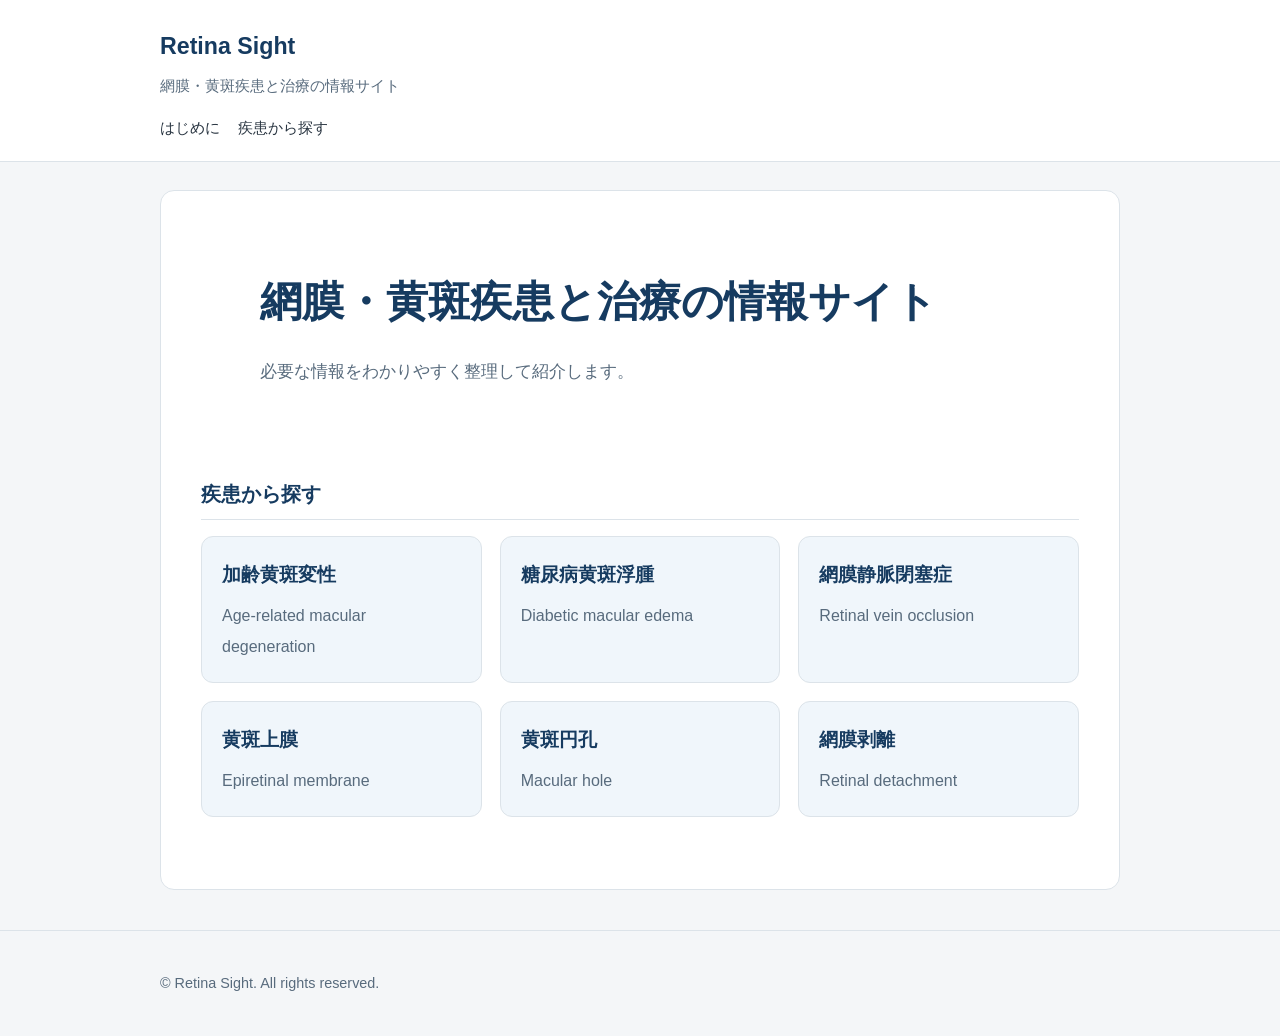
<file: index.html>
<!doctype html>
<html lang="ja">
<head>
  <meta charset="utf-8">
  <meta name="viewport" content="width=device-width, initial-scale=1">
  <title>Retina Sight | 網膜・黄斑疾患と治療の情報サイト</title>
  <meta name="description" content="網膜や黄斑の病気、検査、治療について、必要な情報をわかりやすく整理して紹介します。">
  <link rel="stylesheet" href="css/style.css">
</head>
<body>
  <header class="site-header">
    <div class="container">
      <div class="site-brand">
        <div class="site-brand-text">
          <a class="site-title" href="index.html">Retina Sight</a>
          <p class="tagline">網膜・黄斑疾患と治療の情報サイト</p>
        </div>
      </div>
      <nav aria-label="メインメニュー">
        <a class="nav-start" href="#start">はじめに</a>
        <a href="#categories">疾患から探す</a>
      </nav>
    </div>
  </header>

  <main>
    <section id="start" class="hero" aria-labelledby="intro-heading">
      <div class="container narrow">
        <h1 id="intro-heading">網膜・黄斑疾患と治療の情報サイト</h1>
        <p class="lead">
          必要な情報をわかりやすく整理して紹介します。
        </p>
      </div>
    </section>

    <section id="categories" class="section alt" aria-labelledby="diseases-heading">
      <div class="container">
        <h2 id="diseases-heading">疾患から探す</h2>
        <div class="cards">
          <a class="card category-card" href="diseases/amd.html">
            <h3>加齢黄斑変性</h3>
            <p lang="en">Age-related macular degeneration</p>
          </a>
          <a class="card category-card" href="#">
            <h3>糖尿病黄斑浮腫</h3>
            <p lang="en">Diabetic macular edema</p>
          </a>
          <a class="card category-card" href="#">
            <h3>網膜静脈閉塞症</h3>
            <p lang="en">Retinal vein occlusion</p>
          </a>
          <a class="card category-card" href="diseases/erm.html">
            <h3>黄斑上膜</h3>
            <p lang="en">Epiretinal membrane</p>
          </a>
          <a class="card category-card" href="diseases/macular-hole.html">
            <h3>黄斑円孔</h3>
            <p lang="en">Macular hole</p>
          </a>
          <a class="card category-card" href="#">
            <h3>網膜剥離</h3>
            <p lang="en">Retinal detachment</p>
          </a>
        </div>
      </div>
    </section>
  </main>

  <footer class="site-footer">
    <div class="container">
      <p>© Retina Sight. All rights reserved.</p>
    </div>
  </footer>
</body>
</html>
</file>
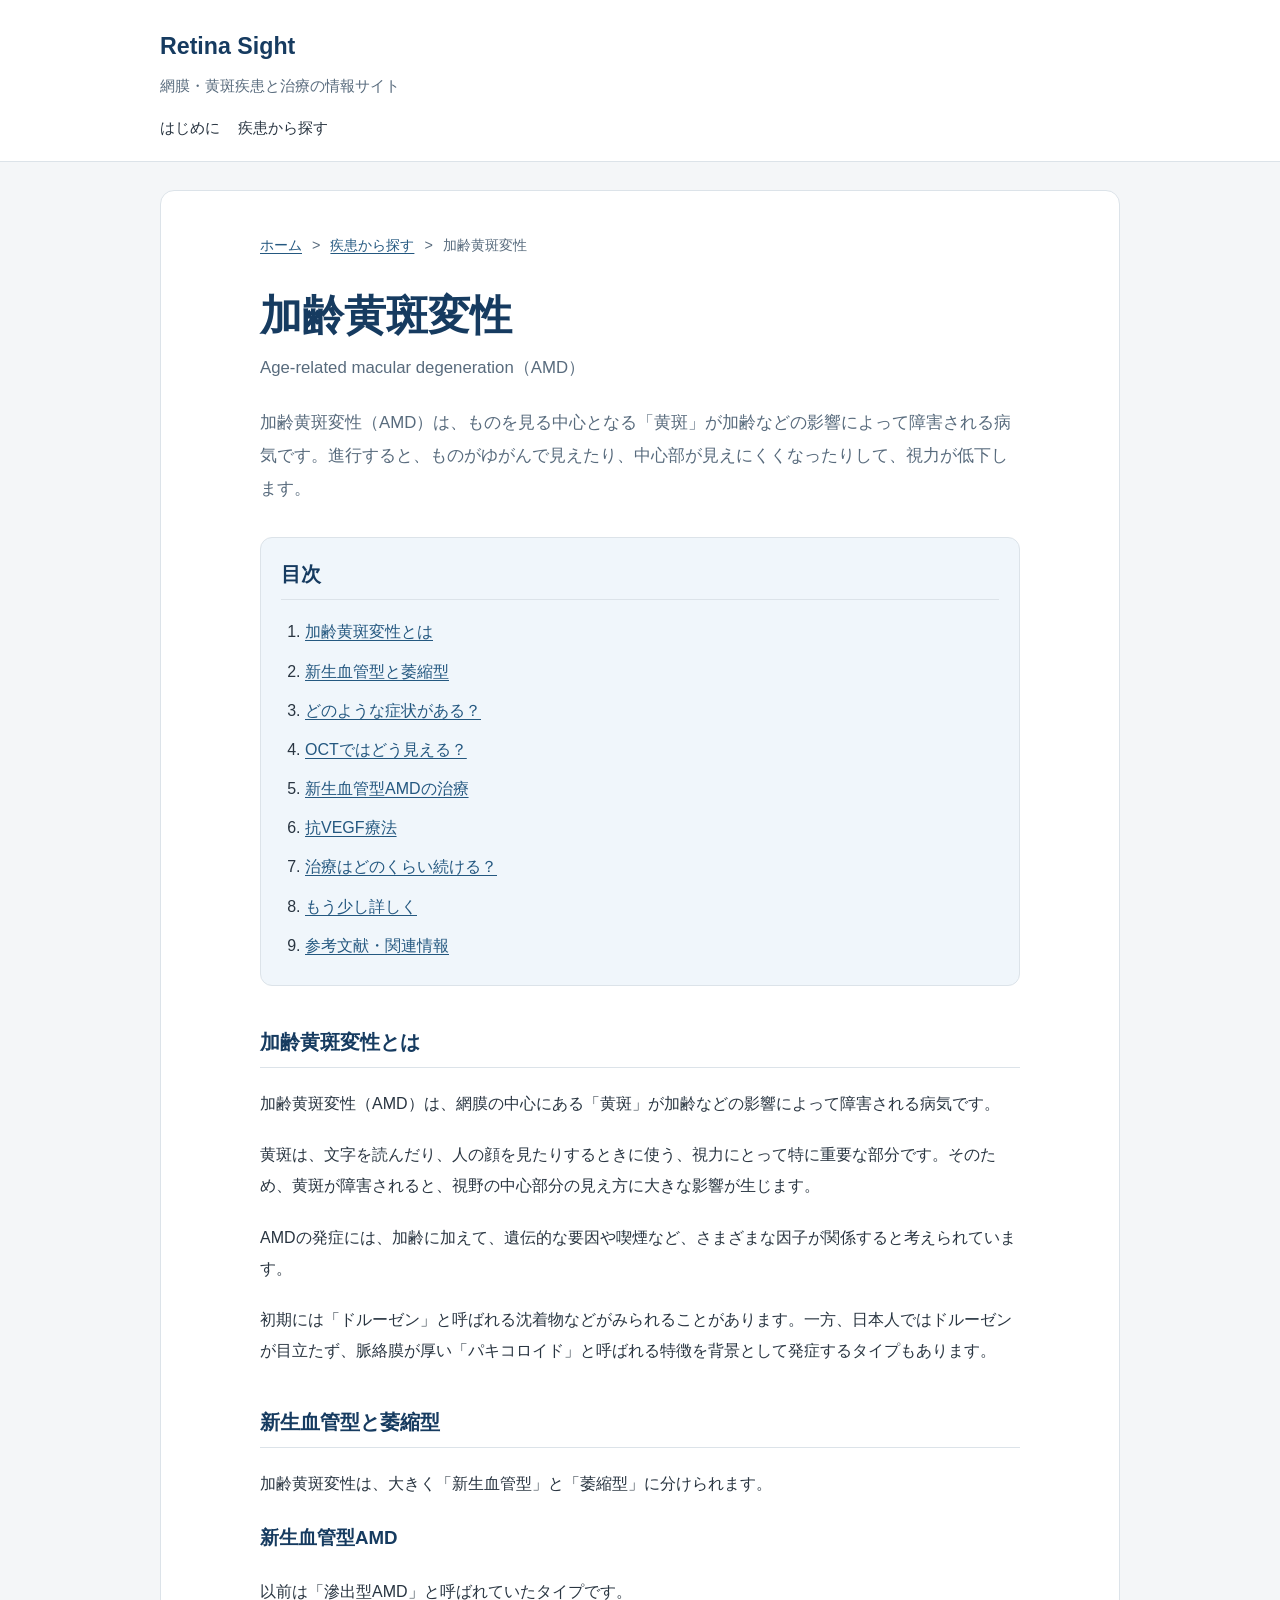
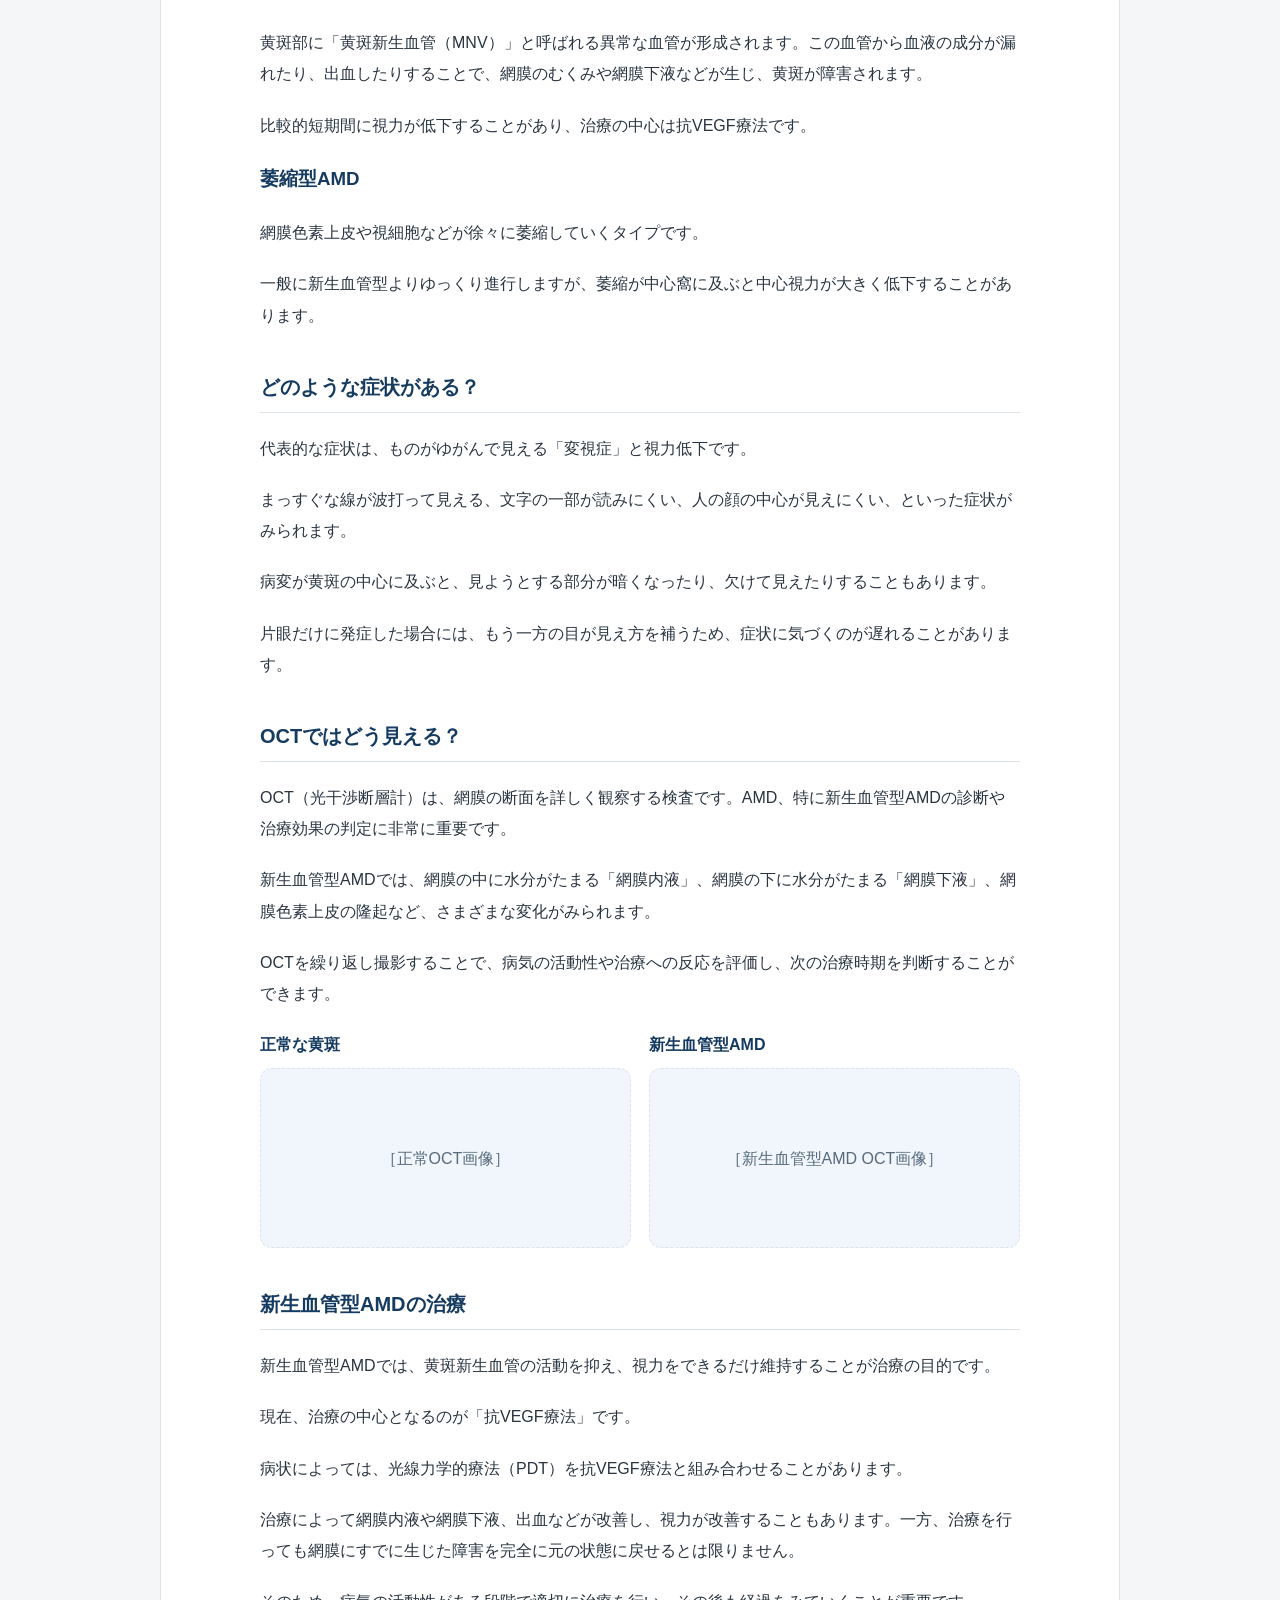
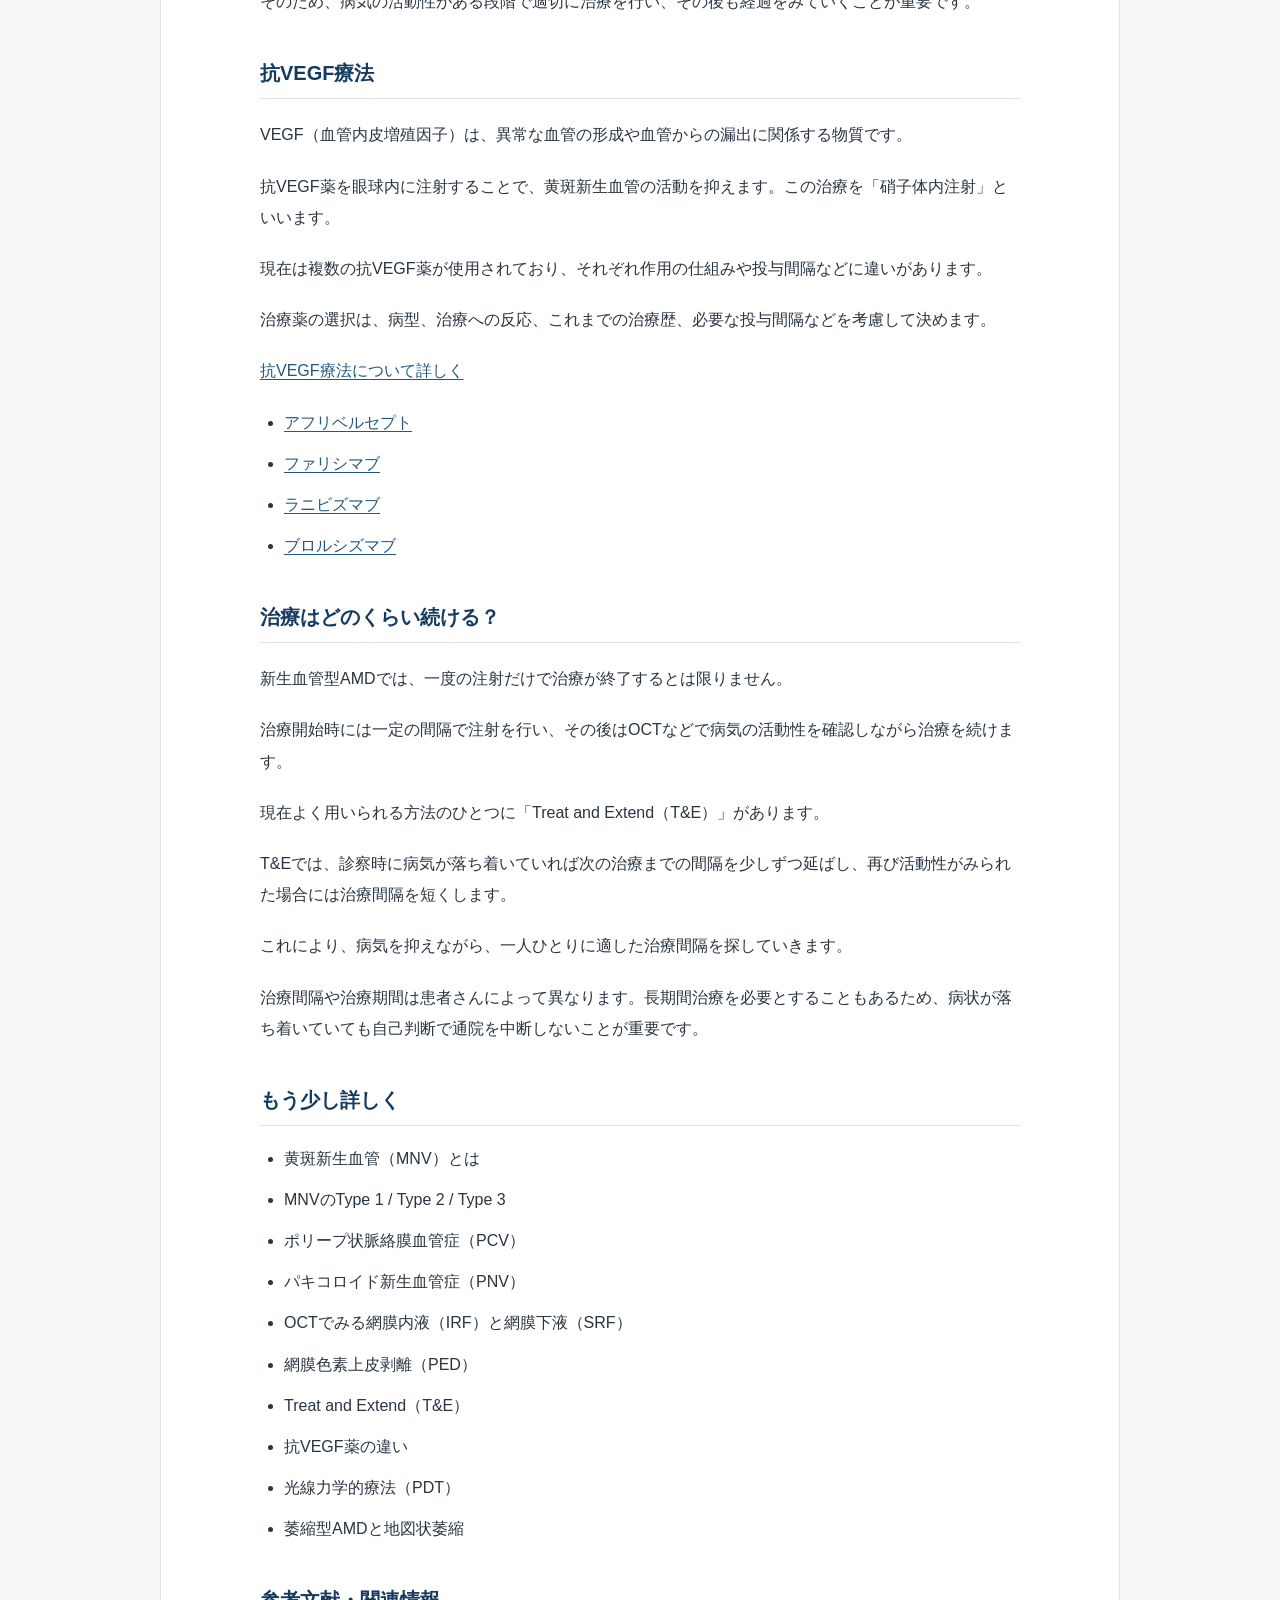
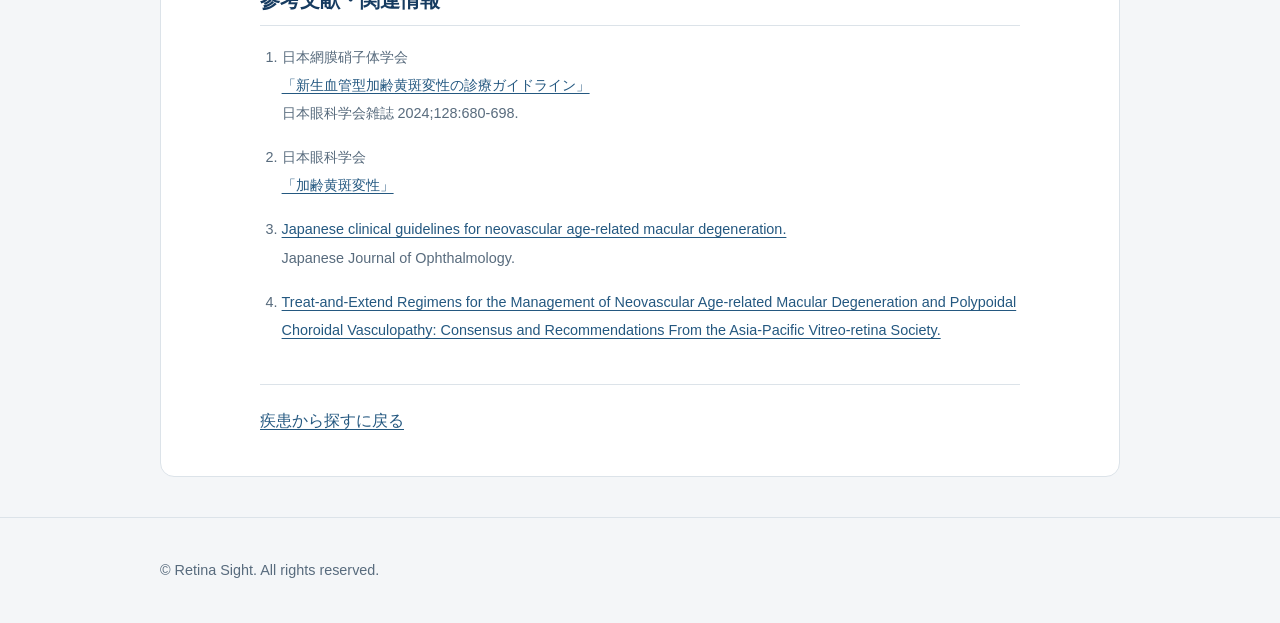
<file: diseases/amd.html>
<!doctype html>
<html lang="ja">
<head>
  <meta charset="utf-8">
  <meta name="viewport" content="width=device-width, initial-scale=1">
  <title>加齢黄斑変性（AMD） | Retina Sight</title>
  <link rel="stylesheet" href="../css/style.css">
</head>
<body>
  <header class="site-header">
    <div class="container">
      <div class="site-brand">
        <div class="site-brand-text">
          <a class="site-title" href="../index.html">Retina Sight</a>
          <p class="tagline">網膜・黄斑疾患と治療の情報サイト</p>
        </div>
      </div>
      <nav aria-label="メインメニュー">
        <a class="nav-start" href="../index.html#start">はじめに</a>
        <a href="../index.html#categories">疾患から探す</a>
      </nav>
    </div>
  </header>

  <main class="disease-page">
    <div class="container narrow">
      <nav class="breadcrumb" aria-label="パンくずリスト">
        <ol>
          <li><a href="../index.html">ホーム</a></li>
          <li><span class="breadcrumb-separator" aria-hidden="true">&gt;</span><a href="../index.html#categories">疾患から探す</a></li>
          <li><span class="breadcrumb-separator" aria-hidden="true">&gt;</span><span aria-current="page">加齢黄斑変性</span></li>
        </ol>
      </nav>

      <article aria-labelledby="disease-title">
        <header class="disease-heading">
          <h1 id="disease-title">加齢黄斑変性</h1>
          <p class="disease-name-en" lang="en">Age-related macular degeneration（AMD）</p>
          <p class="lead">加齢黄斑変性（AMD）は、ものを見る中心となる「黄斑」が加齢などの影響によって障害される病気です。進行すると、ものがゆがんで見えたり、中心部が見えにくくなったりして、視力が低下します。</p>
        </header>

        <nav class="toc" aria-labelledby="toc-heading">
          <h2 id="toc-heading">目次</h2>
          <ol>
            <li><a href="#overview">加齢黄斑変性とは</a></li>
            <li><a href="#types">新生血管型と萎縮型</a></li>
            <li><a href="#symptoms">どのような症状がある？</a></li>
            <li><a href="#oct">OCTではどう見える？</a></li>
            <li><a href="#treatment">新生血管型AMDの治療</a></li>
            <li><a href="#anti-vegf">抗VEGF療法</a></li>
            <li><a href="#duration">治療はどのくらい続ける？</a></li>
            <li><a href="#details">もう少し詳しく</a></li>
            <li><a href="#references">参考文献・関連情報</a></li>
          </ol>
        </nav>

        <section class="disease-section" aria-labelledby="overview">
          <h2 id="overview">加齢黄斑変性とは</h2>
          <p>加齢黄斑変性（AMD）は、網膜の中心にある「黄斑」が加齢などの影響によって障害される病気です。</p>
          <p>黄斑は、文字を読んだり、人の顔を見たりするときに使う、視力にとって特に重要な部分です。そのため、黄斑が障害されると、視野の中心部分の見え方に大きな影響が生じます。</p>
          <p>AMDの発症には、加齢に加えて、遺伝的な要因や喫煙など、さまざまな因子が関係すると考えられています。</p>
          <p>初期には「ドルーゼン」と呼ばれる沈着物などがみられることがあります。一方、日本人ではドルーゼンが目立たず、脈絡膜が厚い「パキコロイド」と呼ばれる特徴を背景として発症するタイプもあります。</p>
        </section>

        <section class="disease-section" aria-labelledby="types">
          <h2 id="types">新生血管型と萎縮型</h2>
          <p>加齢黄斑変性は、大きく「新生血管型」と「萎縮型」に分けられます。</p>
          <h3>新生血管型AMD</h3>
          <p>以前は「滲出型AMD」と呼ばれていたタイプです。</p>
          <p>黄斑部に「黄斑新生血管（MNV）」と呼ばれる異常な血管が形成されます。この血管から血液の成分が漏れたり、出血したりすることで、網膜のむくみや網膜下液などが生じ、黄斑が障害されます。</p>
          <p>比較的短期間に視力が低下することがあり、治療の中心は抗VEGF療法です。</p>
          <h3>萎縮型AMD</h3>
          <p>網膜色素上皮や視細胞などが徐々に萎縮していくタイプです。</p>
          <p>一般に新生血管型よりゆっくり進行しますが、萎縮が中心窩に及ぶと中心視力が大きく低下することがあります。</p>
        </section>

        <section class="disease-section" aria-labelledby="symptoms">
          <h2 id="symptoms">どのような症状がある？</h2>
          <p>代表的な症状は、ものがゆがんで見える「変視症」と視力低下です。</p>
          <p>まっすぐな線が波打って見える、文字の一部が読みにくい、人の顔の中心が見えにくい、といった症状がみられます。</p>
          <p>病変が黄斑の中心に及ぶと、見ようとする部分が暗くなったり、欠けて見えたりすることもあります。</p>
          <p>片眼だけに発症した場合には、もう一方の目が見え方を補うため、症状に気づくのが遅れることがあります。</p>
        </section>

        <section class="disease-section" aria-labelledby="oct">
          <h2 id="oct">OCTではどう見える？</h2>
          <p>OCT（光干渉断層計）は、網膜の断面を詳しく観察する検査です。AMD、特に新生血管型AMDの診断や治療効果の判定に非常に重要です。</p>
          <p>新生血管型AMDでは、網膜の中に水分がたまる「網膜内液」、網膜の下に水分がたまる「網膜下液」、網膜色素上皮の隆起など、さまざまな変化がみられます。</p>
          <p>OCTを繰り返し撮影することで、病気の活動性や治療への反応を評価し、次の治療時期を判断することができます。</p>
          <div class="oct-comparison">
            <figure>
              <figcaption>正常な黄斑</figcaption>
              <div class="image-placeholder">［正常OCT画像］</div>
            </figure>
            <figure>
              <figcaption>新生血管型AMD</figcaption>
              <div class="image-placeholder">［新生血管型AMD OCT画像］</div>
            </figure>
          </div>
        </section>

        <section class="disease-section" aria-labelledby="treatment">
          <h2 id="treatment">新生血管型AMDの治療</h2>
          <p>新生血管型AMDでは、黄斑新生血管の活動を抑え、視力をできるだけ維持することが治療の目的です。</p>
          <p>現在、治療の中心となるのが「抗VEGF療法」です。</p>
          <p>病状によっては、光線力学的療法（PDT）を抗VEGF療法と組み合わせることがあります。</p>
          <p>治療によって網膜内液や網膜下液、出血などが改善し、視力が改善することもあります。一方、治療を行っても網膜にすでに生じた障害を完全に元の状態に戻せるとは限りません。</p>
          <p>そのため、病気の活動性がある段階で適切に治療を行い、その後も経過をみていくことが重要です。</p>
        </section>

        <section class="disease-section" aria-labelledby="anti-vegf">
          <h2 id="anti-vegf">抗VEGF療法</h2>
          <p>VEGF（血管内皮増殖因子）は、異常な血管の形成や血管からの漏出に関係する物質です。</p>
          <p>抗VEGF薬を眼球内に注射することで、黄斑新生血管の活動を抑えます。この治療を「硝子体内注射」といいます。</p>
          <p>現在は複数の抗VEGF薬が使用されており、それぞれ作用の仕組みや投与間隔などに違いがあります。</p>
          <p>治療薬の選択は、病型、治療への反応、これまでの治療歴、必要な投与間隔などを考慮して決めます。</p>
          <p><a href="../treatments/anti-vegf.html">抗VEGF療法について詳しく</a></p>
          <ul class="detail-topics">
            <li><a href="#">アフリベルセプト</a></li>
            <li><a href="#">ファリシマブ</a></li>
            <li><a href="#">ラニビズマブ</a></li>
            <li><a href="#">ブロルシズマブ</a></li>
          </ul>
        </section>

        <section class="disease-section" aria-labelledby="duration">
          <h2 id="duration">治療はどのくらい続ける？</h2>
          <p>新生血管型AMDでは、一度の注射だけで治療が終了するとは限りません。</p>
          <p>治療開始時には一定の間隔で注射を行い、その後はOCTなどで病気の活動性を確認しながら治療を続けます。</p>
          <p>現在よく用いられる方法のひとつに「Treat and Extend（T&amp;E）」があります。</p>
          <p>T&amp;Eでは、診察時に病気が落ち着いていれば次の治療までの間隔を少しずつ延ばし、再び活動性がみられた場合には治療間隔を短くします。</p>
          <p>これにより、病気を抑えながら、一人ひとりに適した治療間隔を探していきます。</p>
          <p>治療間隔や治療期間は患者さんによって異なります。長期間治療を必要とすることもあるため、病状が落ち着いていても自己判断で通院を中断しないことが重要です。</p>
        </section>

        <section class="disease-section" aria-labelledby="details">
          <h2 id="details">もう少し詳しく</h2>
          <ul class="detail-topics">
            <li id="mnv">黄斑新生血管（MNV）とは</li>
            <li id="mnv-types">MNVのType 1 / Type 2 / Type 3</li>
            <li id="pcv">ポリープ状脈絡膜血管症（PCV）</li>
            <li id="pnv">パキコロイド新生血管症（PNV）</li>
            <li id="retinal-fluid">OCTでみる網膜内液（IRF）と網膜下液（SRF）</li>
            <li id="ped">網膜色素上皮剥離（PED）</li>
            <li id="treat-and-extend">Treat and Extend（T&amp;E）</li>
            <li id="anti-vegf-drugs">抗VEGF薬の違い</li>
            <li id="pdt">光線力学的療法（PDT）</li>
            <li id="geographic-atrophy">萎縮型AMDと地図状萎縮</li>
          </ul>
        </section>

        <section class="disease-section" aria-labelledby="references">
          <h2 id="references">参考文献・関連情報</h2>
          <ol class="reference-list">
            <li>日本網膜硝子体学会<br><a href="https://www.nichigan.or.jp/Portals/0/resources/member/guideline/nvAMD.pdf" target="_blank" rel="noopener noreferrer">「新生血管型加齢黄斑変性の診療ガイドライン」</a><br>日本眼科学会雑誌 2024;128:680-698.</li>
            <li>日本眼科学会<br><a href="https://www.nichigan.or.jp/public/disease/name.html?pdid=52" target="_blank" rel="noopener noreferrer">「加齢黄斑変性」</a></li>
            <li lang="en"><a href="https://pmc.ncbi.nlm.nih.gov/articles/PMC12339655/" target="_blank" rel="noopener noreferrer">Japanese clinical guidelines for neovascular age-related macular degeneration.</a><br>Japanese Journal of Ophthalmology.</li>
            <li lang="en"><a href="https://pmc.ncbi.nlm.nih.gov/articles/PMC8673847/" target="_blank" rel="noopener noreferrer">Treat-and-Extend Regimens for the Management of Neovascular Age-related Macular Degeneration and Polypoidal Choroidal Vasculopathy: Consensus and Recommendations From the Asia-Pacific Vitreo-retina Society.</a></li>
          </ol>
        </section>
      </article>

      <p class="disease-back"><a href="../index.html#categories">疾患から探すに戻る</a></p>
    </div>
  </main>

  <footer class="site-footer">
    <div class="container">
      <p>© Retina Sight. All rights reserved.</p>
    </div>
  </footer>
</body>
</html>
</file>
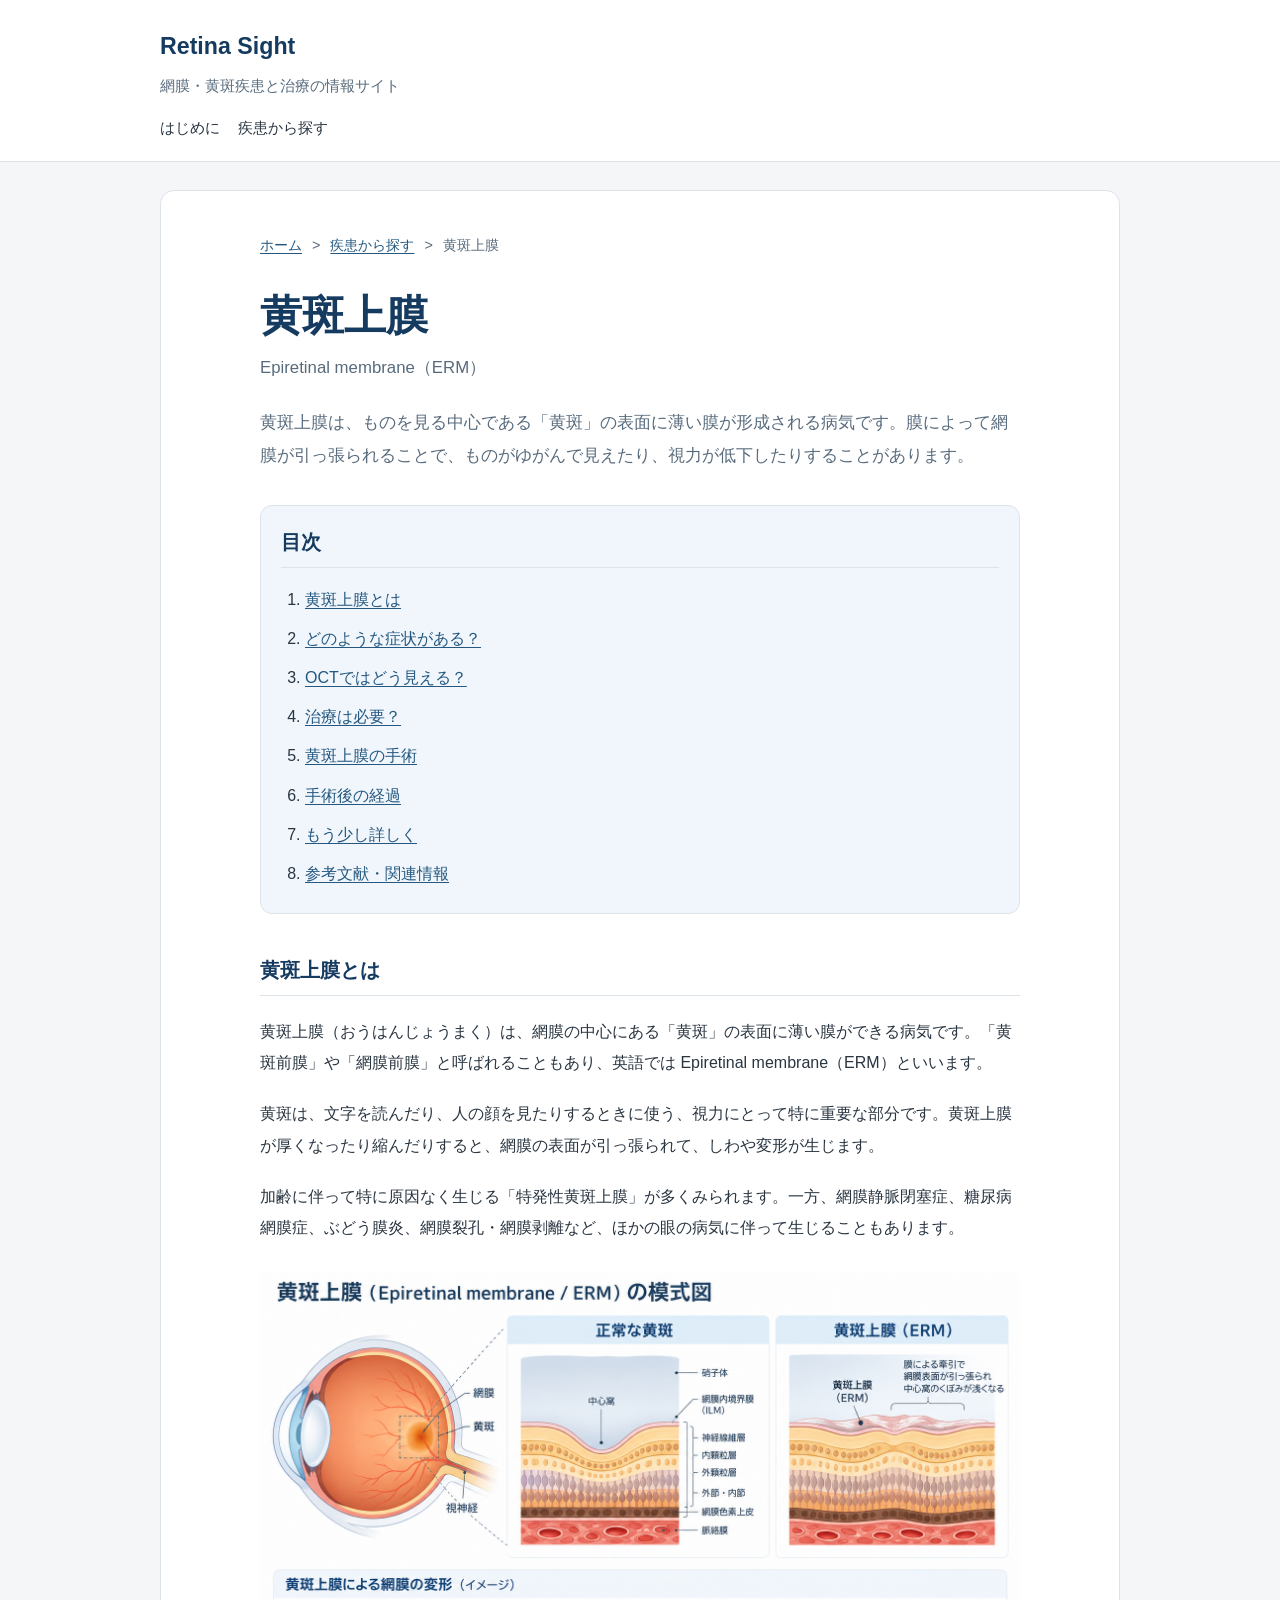
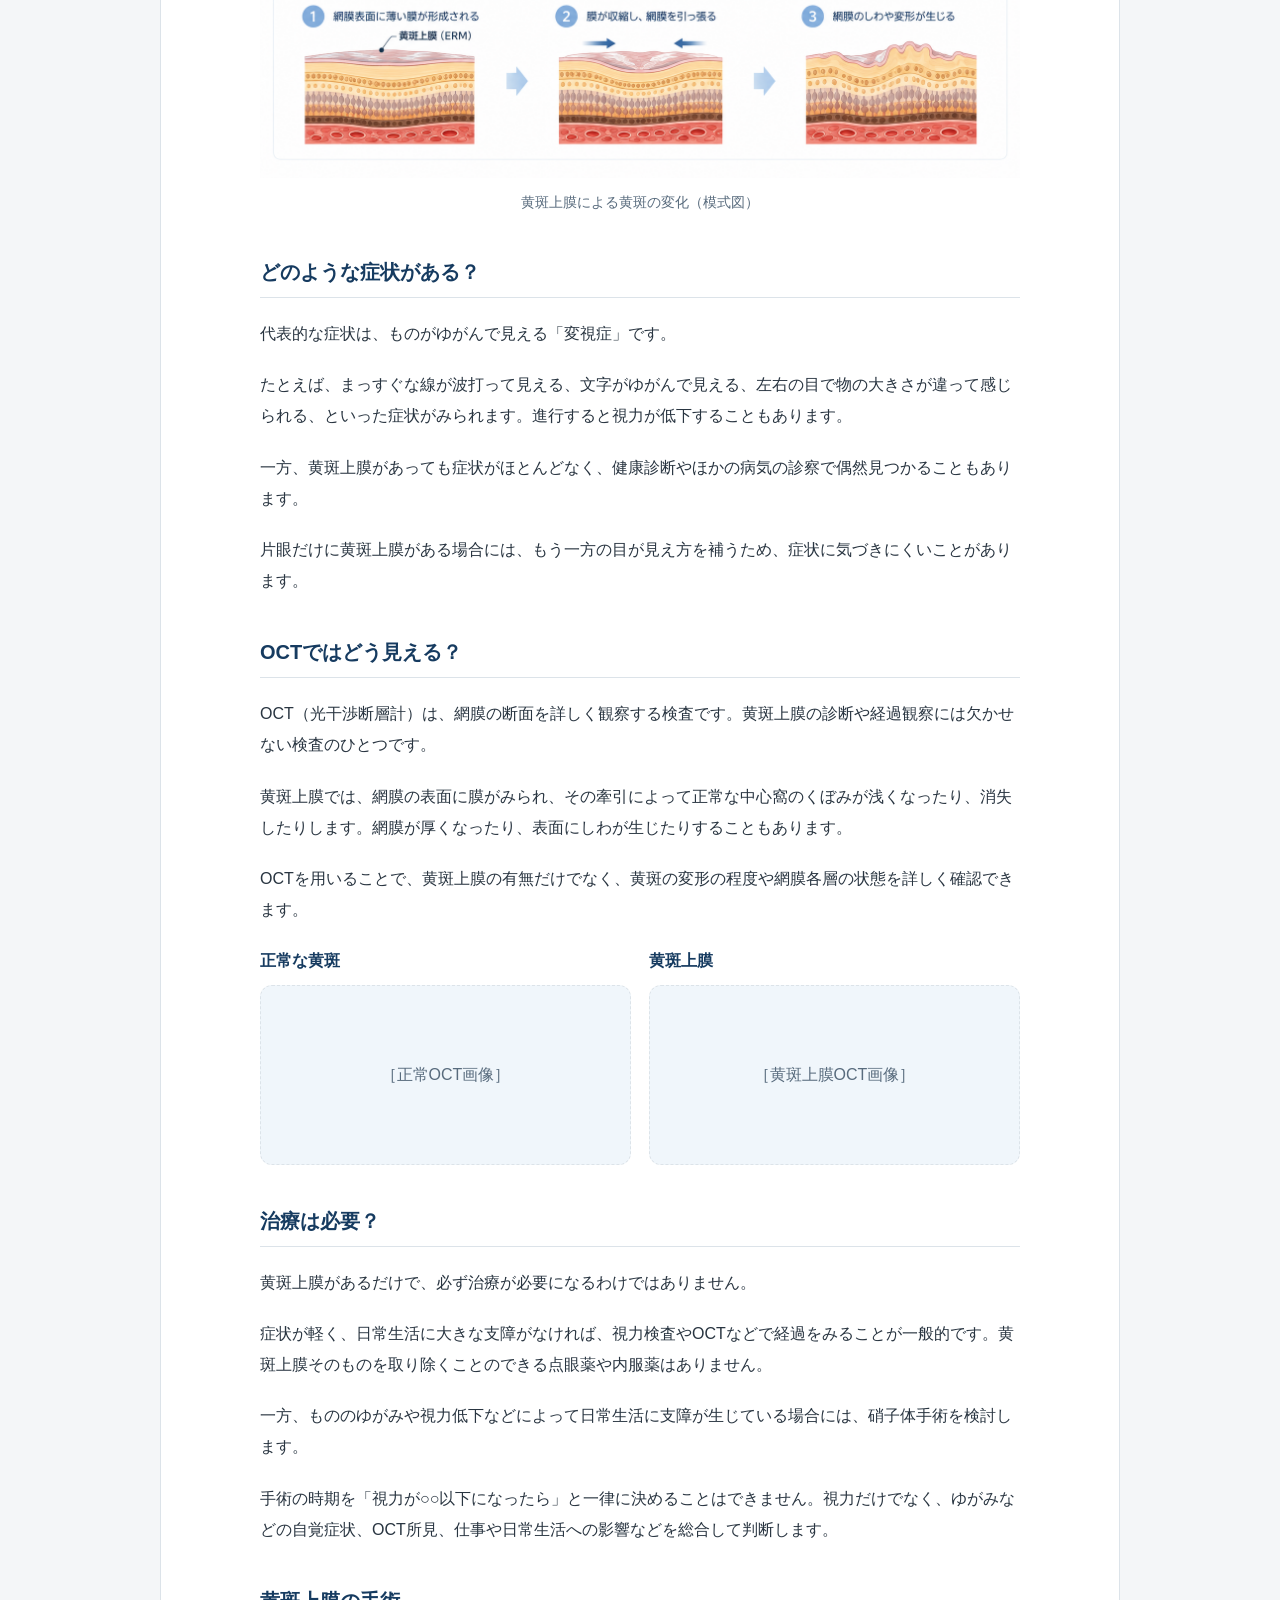
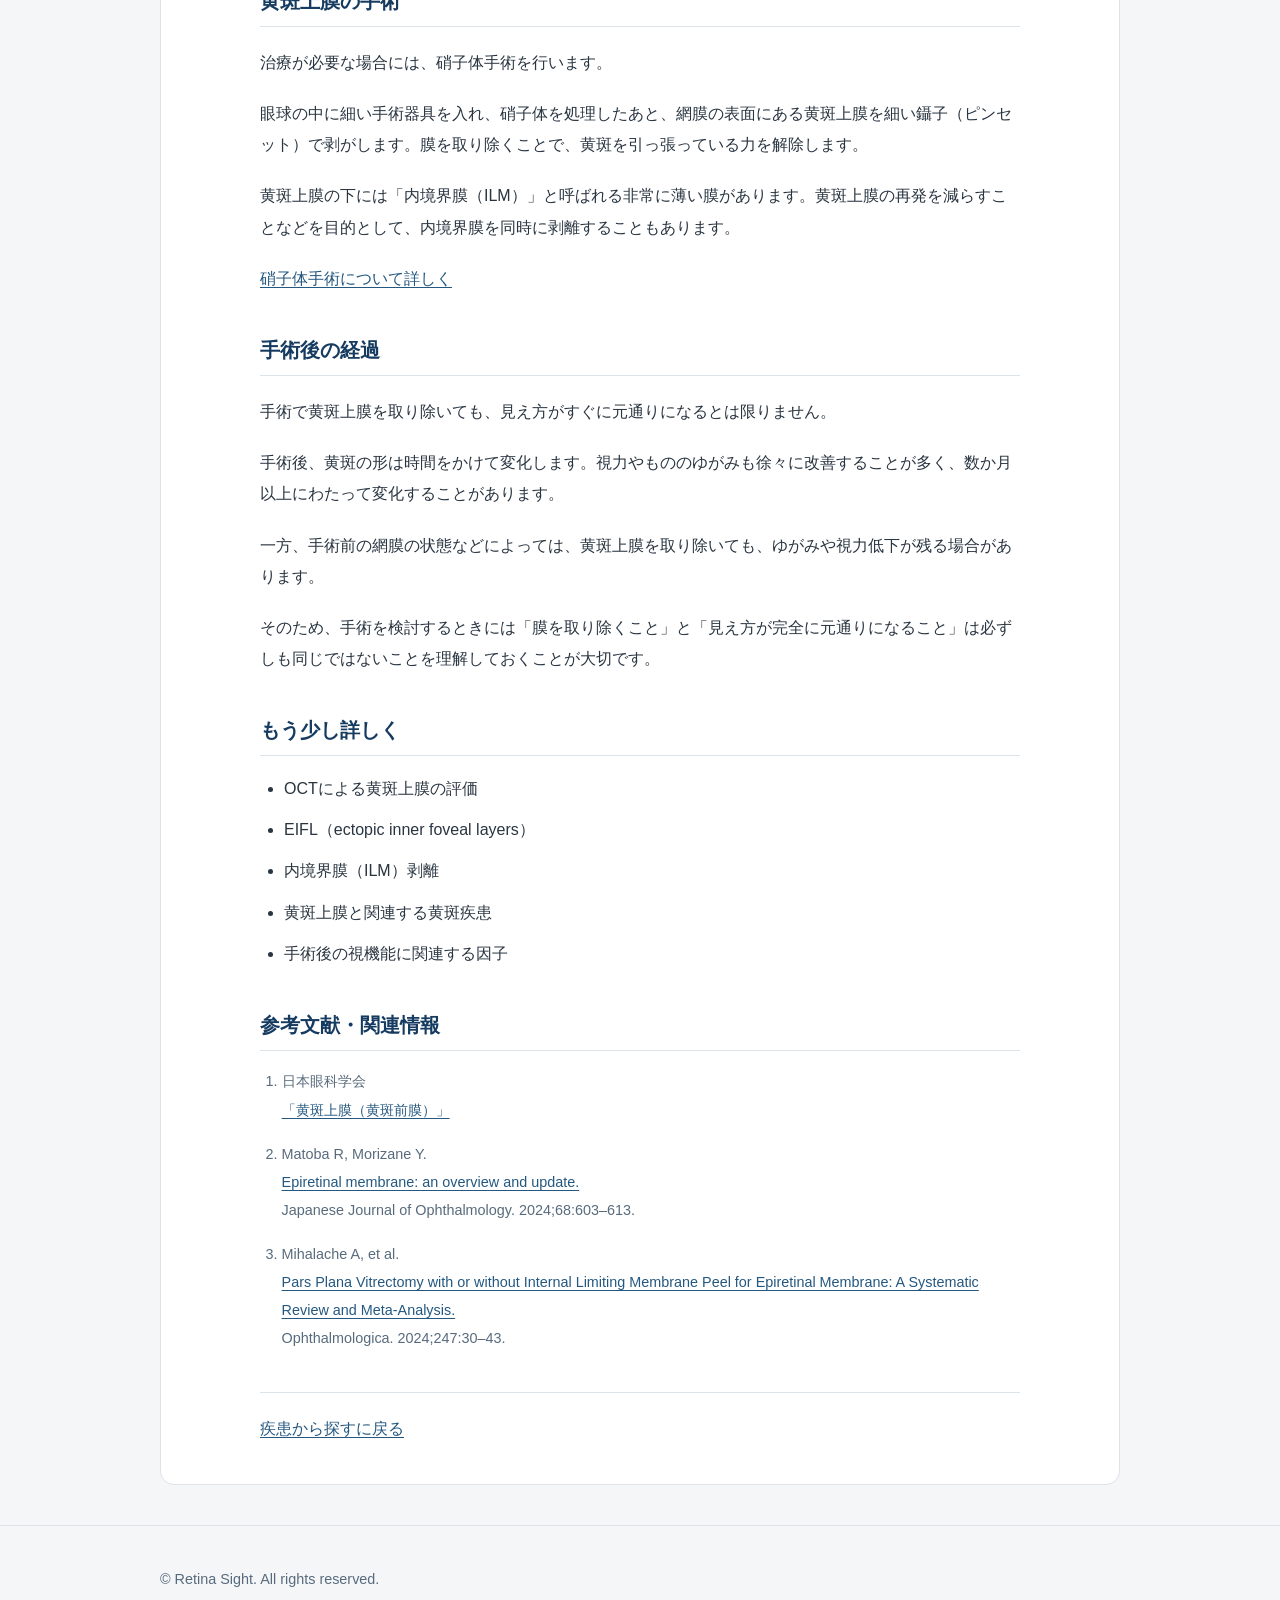
<file: diseases/erm.html>
<!doctype html>
<html lang="ja">
<head>
  <meta charset="utf-8">
  <meta name="viewport" content="width=device-width, initial-scale=1">
  <title>黄斑上膜（ERM） | Retina Sight</title>
  <link rel="stylesheet" href="../css/style.css">
</head>
<body>
  <header class="site-header">
    <div class="container">
      <div class="site-brand">
        <div class="site-brand-text">
          <a class="site-title" href="../index.html">Retina Sight</a>
          <p class="tagline">網膜・黄斑疾患と治療の情報サイト</p>
        </div>
      </div>
      <nav aria-label="メインメニュー">
        <a class="nav-start" href="../index.html#start">はじめに</a>
        <a href="../index.html#categories">疾患から探す</a>
      </nav>
    </div>
  </header>

  <main class="disease-page">
    <div class="container narrow">
      <nav class="breadcrumb" aria-label="パンくずリスト">
        <ol>
          <li><a href="../index.html">ホーム</a></li>
          <li><span class="breadcrumb-separator" aria-hidden="true">&gt;</span><a href="../index.html#categories">疾患から探す</a></li>
          <li><span class="breadcrumb-separator" aria-hidden="true">&gt;</span><span aria-current="page">黄斑上膜</span></li>
        </ol>
      </nav>

      <article aria-labelledby="disease-title">
        <header class="disease-heading">
          <h1 id="disease-title">黄斑上膜</h1>
          <p class="disease-name-en" lang="en">Epiretinal membrane（ERM）</p>
          <p class="lead">黄斑上膜は、ものを見る中心である「黄斑」の表面に薄い膜が形成される病気です。膜によって網膜が引っ張られることで、ものがゆがんで見えたり、視力が低下したりすることがあります。</p>
        </header>

        <nav class="toc" aria-labelledby="toc-heading">
          <h2 id="toc-heading">目次</h2>
          <ol>
            <li><a href="#overview">黄斑上膜とは</a></li>
            <li><a href="#symptoms">どのような症状がある？</a></li>
            <li><a href="#oct">OCTではどう見える？</a></li>
            <li><a href="#treatment">治療は必要？</a></li>
            <li><a href="#surgery">黄斑上膜の手術</a></li>
            <li><a href="#recovery">手術後の経過</a></li>
            <li><a href="#details">もう少し詳しく</a></li>
            <li><a href="#references">参考文献・関連情報</a></li>
          </ol>
        </nav>

        <section class="disease-section" aria-labelledby="overview">
          <h2 id="overview">黄斑上膜とは</h2>
          <p>黄斑上膜（おうはんじょうまく）は、網膜の中心にある「黄斑」の表面に薄い膜ができる病気です。「黄斑前膜」や「網膜前膜」と呼ばれることもあり、英語では Epiretinal membrane（ERM）といいます。</p>
          <p>黄斑は、文字を読んだり、人の顔を見たりするときに使う、視力にとって特に重要な部分です。黄斑上膜が厚くなったり縮んだりすると、網膜の表面が引っ張られて、しわや変形が生じます。</p>
          <p>加齢に伴って特に原因なく生じる「特発性黄斑上膜」が多くみられます。一方、網膜静脈閉塞症、糖尿病網膜症、ぶどう膜炎、網膜裂孔・網膜剥離など、ほかの眼の病気に伴って生じることもあります。</p>
          <figure class="disease-figure">
            <img src="../images/diseases/erm/erm-overview.png" width="1536" height="1024" alt="正常な黄斑と黄斑上膜を比較した模式図。黄斑上膜による網膜表面の牽引と変形を示す">
            <figcaption>黄斑上膜による黄斑の変化（模式図）</figcaption>
          </figure>
        </section>

        <section class="disease-section" aria-labelledby="symptoms">
          <h2 id="symptoms">どのような症状がある？</h2>
          <p>代表的な症状は、ものがゆがんで見える「変視症」です。</p>
          <p>たとえば、まっすぐな線が波打って見える、文字がゆがんで見える、左右の目で物の大きさが違って感じられる、といった症状がみられます。進行すると視力が低下することもあります。</p>
          <p>一方、黄斑上膜があっても症状がほとんどなく、健康診断やほかの病気の診察で偶然見つかることもあります。</p>
          <p>片眼だけに黄斑上膜がある場合には、もう一方の目が見え方を補うため、症状に気づきにくいことがあります。</p>
        </section>

        <section class="disease-section" aria-labelledby="oct">
          <h2 id="oct">OCTではどう見える？</h2>
          <p>OCT（光干渉断層計）は、網膜の断面を詳しく観察する検査です。黄斑上膜の診断や経過観察には欠かせない検査のひとつです。</p>
          <p>黄斑上膜では、網膜の表面に膜がみられ、その牽引によって正常な中心窩のくぼみが浅くなったり、消失したりします。網膜が厚くなったり、表面にしわが生じたりすることもあります。</p>
          <p>OCTを用いることで、黄斑上膜の有無だけでなく、黄斑の変形の程度や網膜各層の状態を詳しく確認できます。</p>
          <div class="oct-comparison">
            <figure>
              <figcaption>正常な黄斑</figcaption>
              <div class="image-placeholder">［正常OCT画像］</div>
            </figure>
            <figure>
              <figcaption>黄斑上膜</figcaption>
              <div class="image-placeholder">［黄斑上膜OCT画像］</div>
            </figure>
          </div>
        </section>

        <section class="disease-section" aria-labelledby="treatment">
          <h2 id="treatment">治療は必要？</h2>
          <p>黄斑上膜があるだけで、必ず治療が必要になるわけではありません。</p>
          <p>症状が軽く、日常生活に大きな支障がなければ、視力検査やOCTなどで経過をみることが一般的です。黄斑上膜そのものを取り除くことのできる点眼薬や内服薬はありません。</p>
          <p>一方、もののゆがみや視力低下などによって日常生活に支障が生じている場合には、硝子体手術を検討します。</p>
          <p>手術の時期を「視力が○○以下になったら」と一律に決めることはできません。視力だけでなく、ゆがみなどの自覚症状、OCT所見、仕事や日常生活への影響などを総合して判断します。</p>
        </section>

        <section class="disease-section" aria-labelledby="surgery">
          <h2 id="surgery">黄斑上膜の手術</h2>
          <p>治療が必要な場合には、硝子体手術を行います。</p>
          <p>眼球の中に細い手術器具を入れ、硝子体を処理したあと、網膜の表面にある黄斑上膜を細い鑷子（ピンセット）で剥がします。膜を取り除くことで、黄斑を引っ張っている力を解除します。</p>
          <p>黄斑上膜の下には「内境界膜（ILM）」と呼ばれる非常に薄い膜があります。黄斑上膜の再発を減らすことなどを目的として、内境界膜を同時に剥離することもあります。</p>
          <p><a href="#">硝子体手術について詳しく</a></p>
        </section>

        <section class="disease-section" aria-labelledby="recovery">
          <h2 id="recovery">手術後の経過</h2>
          <p>手術で黄斑上膜を取り除いても、見え方がすぐに元通りになるとは限りません。</p>
          <p>手術後、黄斑の形は時間をかけて変化します。視力やもののゆがみも徐々に改善することが多く、数か月以上にわたって変化することがあります。</p>
          <p>一方、手術前の網膜の状態などによっては、黄斑上膜を取り除いても、ゆがみや視力低下が残る場合があります。</p>
          <p>そのため、手術を検討するときには「膜を取り除くこと」と「見え方が完全に元通りになること」は必ずしも同じではないことを理解しておくことが大切です。</p>
        </section>

        <section class="disease-section" aria-labelledby="details">
          <h2 id="details">もう少し詳しく</h2>
          <ul class="detail-topics">
            <li id="oct-assessment">OCTによる黄斑上膜の評価</li>
            <li id="eifl">EIFL（ectopic inner foveal layers）</li>
            <li id="ilm-peeling">内境界膜（ILM）剥離</li>
            <li id="related-diseases">黄斑上膜と関連する黄斑疾患</li>
            <li id="visual-outcomes">手術後の視機能に関連する因子</li>
          </ul>
        </section>

        <section class="disease-section" aria-labelledby="references">
          <h2 id="references">参考文献・関連情報</h2>
          <ol class="reference-list">
            <li>日本眼科学会<br><a href="https://www.nichigan.or.jp/public/disease/name.html?pdid=42" target="_blank" rel="noopener noreferrer">「黄斑上膜（黄斑前膜）」</a></li>
            <li lang="en">Matoba R, Morizane Y.<br><a href="https://doi.org/10.1007/s10384-024-01127-6" target="_blank" rel="noopener noreferrer">Epiretinal membrane: an overview and update.</a><br>Japanese Journal of Ophthalmology. 2024;68:603–613.</li>
            <li lang="en">Mihalache A, et al.<br><a href="https://doi.org/10.1159/000534851" target="_blank" rel="noopener noreferrer">Pars Plana Vitrectomy with or without Internal Limiting Membrane Peel for Epiretinal Membrane: A Systematic Review and Meta-Analysis.</a><br>Ophthalmologica. 2024;247:30–43.</li>
          </ol>
        </section>
      </article>

      <p class="disease-back"><a href="../index.html#categories">疾患から探すに戻る</a></p>
    </div>
  </main>

  <footer class="site-footer">
    <div class="container">
      <p>© Retina Sight. All rights reserved.</p>
    </div>
  </footer>
</body>
</html>
</file>
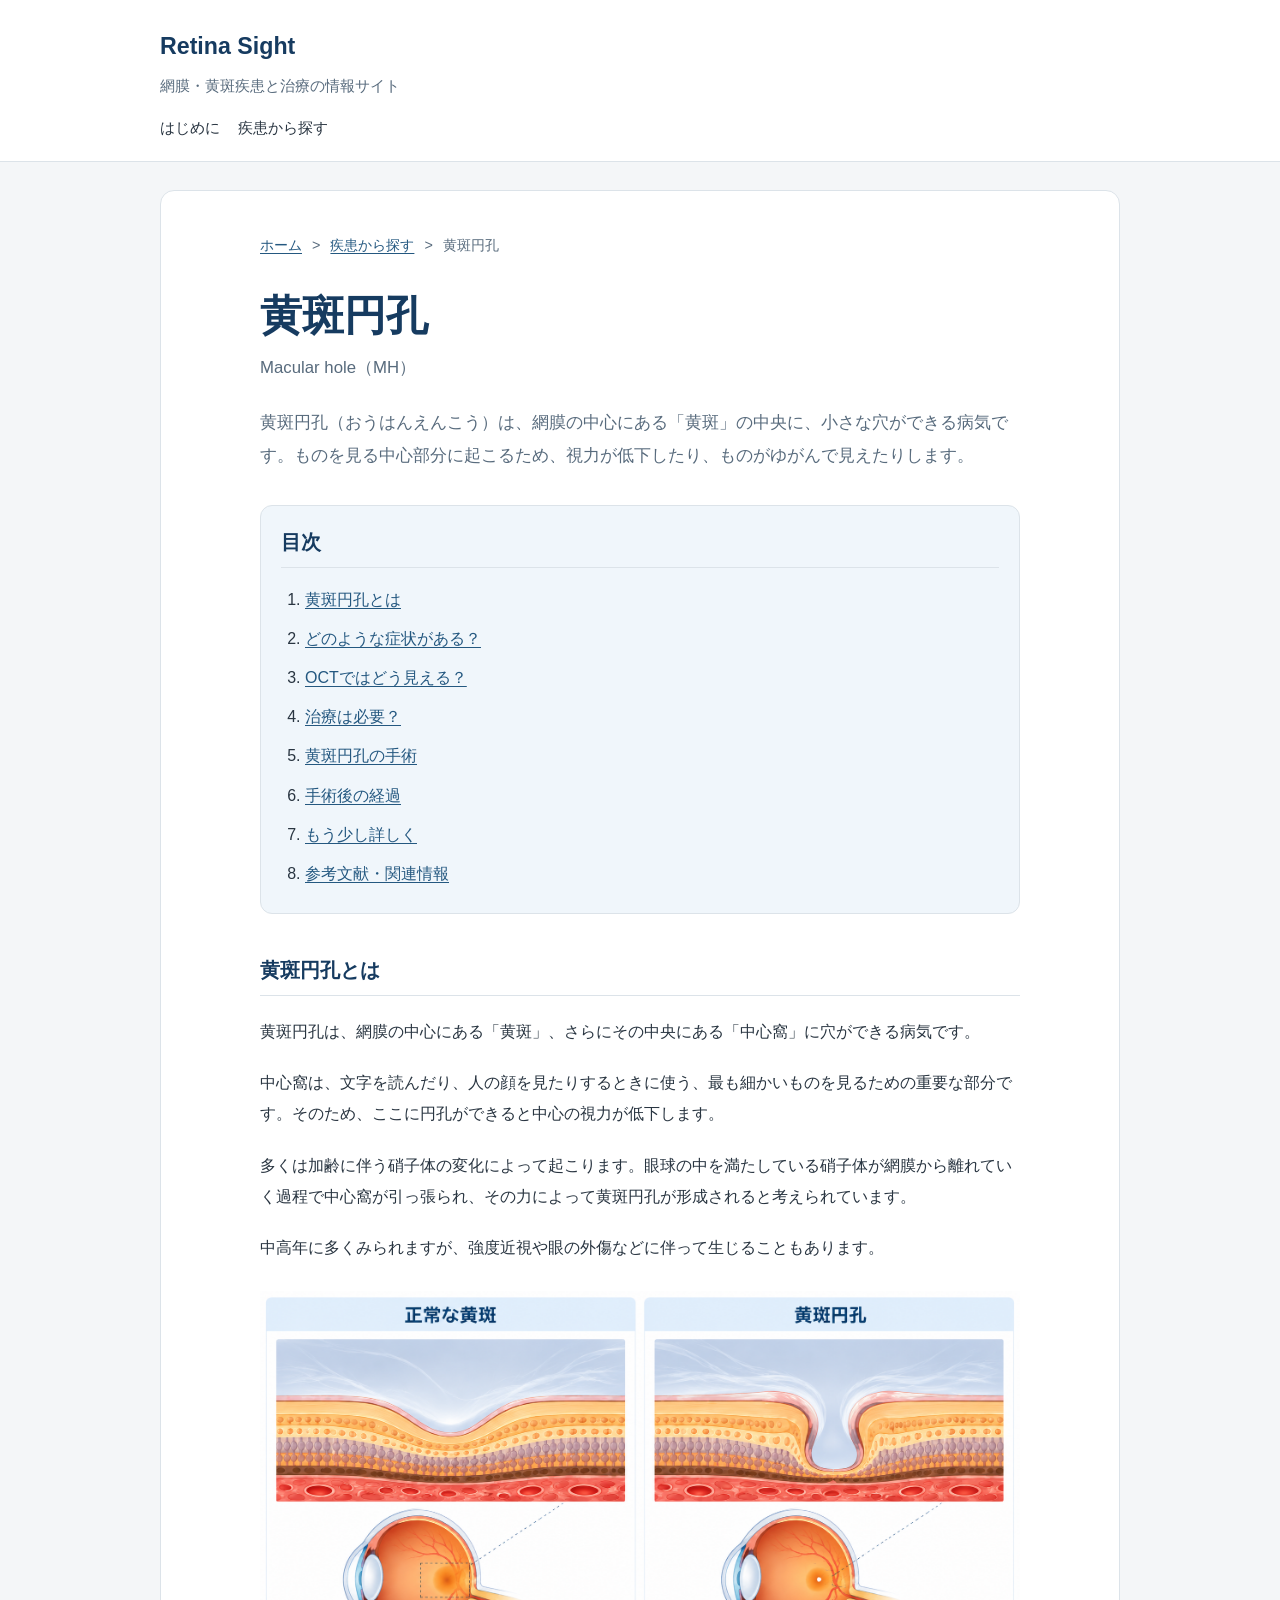
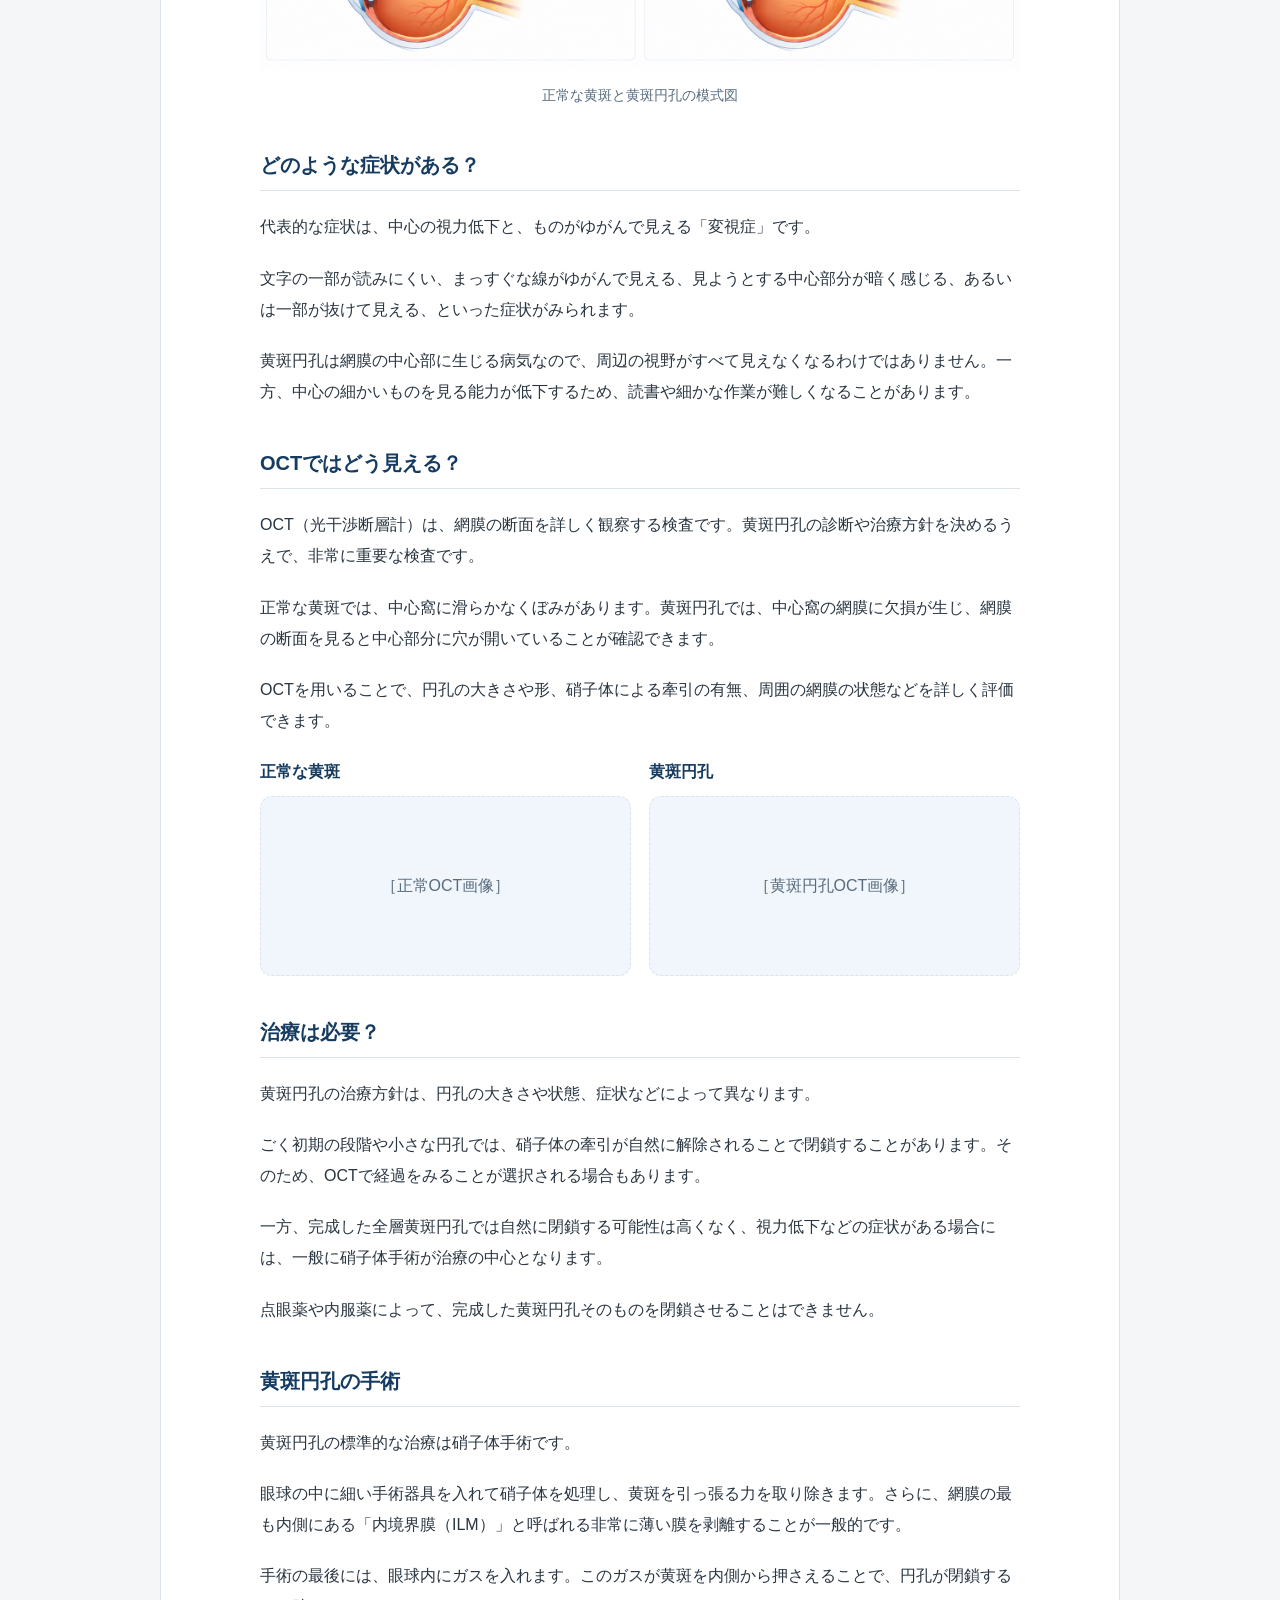
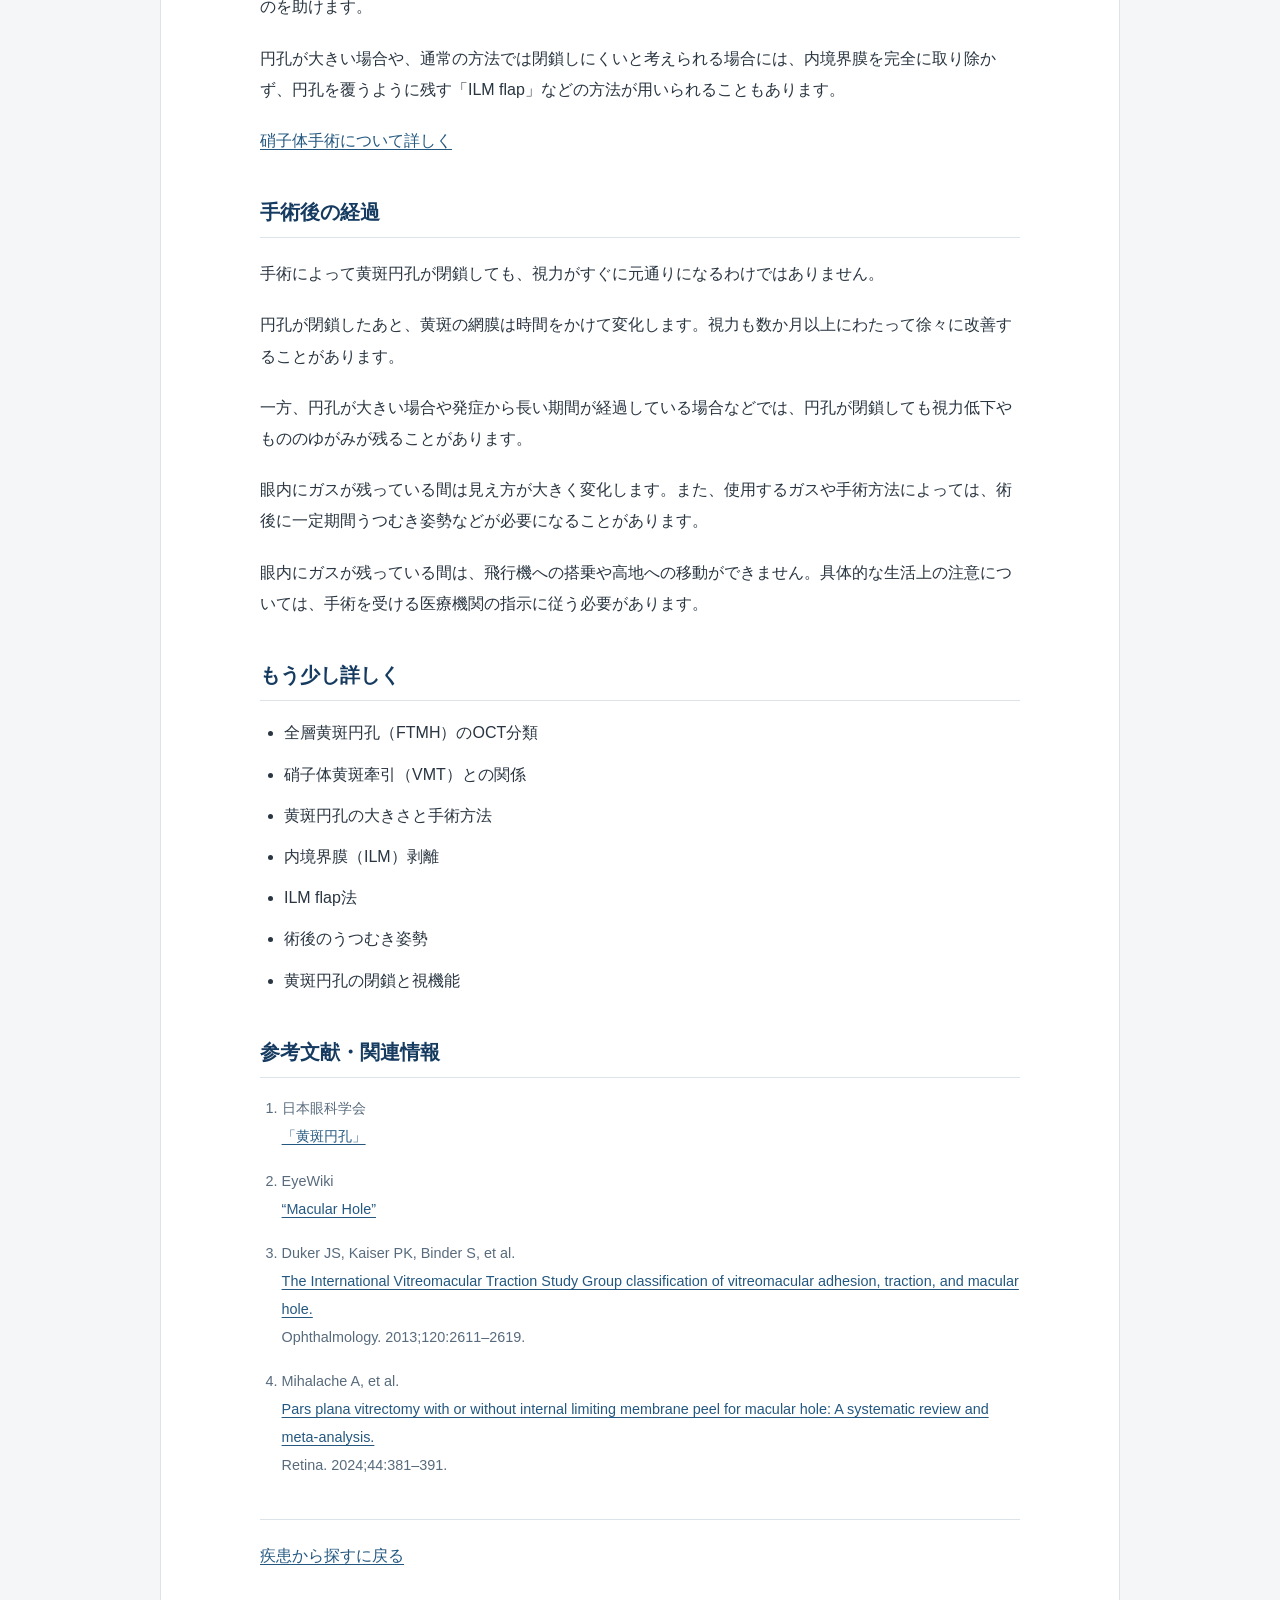
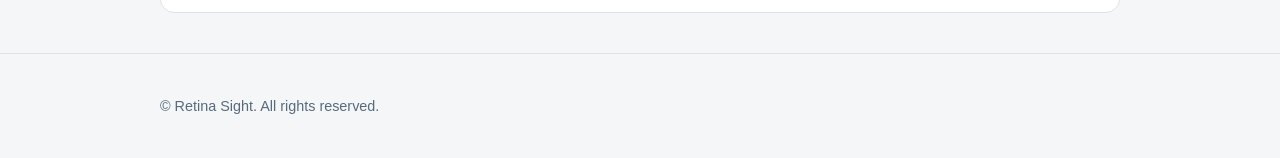
<file: diseases/macular-hole.html>
<!doctype html>
<html lang="ja">
<head>
  <meta charset="utf-8">
  <meta name="viewport" content="width=device-width, initial-scale=1">
  <title>黄斑円孔（MH） | Retina Sight</title>
  <link rel="stylesheet" href="../css/style.css">
</head>
<body>
  <header class="site-header">
    <div class="container">
      <div class="site-brand">
        <div class="site-brand-text">
          <a class="site-title" href="../index.html">Retina Sight</a>
          <p class="tagline">網膜・黄斑疾患と治療の情報サイト</p>
        </div>
      </div>
      <nav aria-label="メインメニュー">
        <a class="nav-start" href="../index.html#start">はじめに</a>
        <a href="../index.html#categories">疾患から探す</a>
      </nav>
    </div>
  </header>

  <main class="disease-page">
    <div class="container narrow">
      <nav class="breadcrumb" aria-label="パンくずリスト">
        <ol>
          <li><a href="../index.html">ホーム</a></li>
          <li><span class="breadcrumb-separator" aria-hidden="true">&gt;</span><a href="../index.html#categories">疾患から探す</a></li>
          <li><span class="breadcrumb-separator" aria-hidden="true">&gt;</span><span aria-current="page">黄斑円孔</span></li>
        </ol>
      </nav>

      <article aria-labelledby="disease-title">
        <header class="disease-heading">
          <h1 id="disease-title">黄斑円孔</h1>
          <p class="disease-name-en" lang="en">Macular hole（MH）</p>
          <p class="lead">黄斑円孔（おうはんえんこう）は、網膜の中心にある「黄斑」の中央に、小さな穴ができる病気です。ものを見る中心部分に起こるため、視力が低下したり、ものがゆがんで見えたりします。</p>
        </header>

        <nav class="toc" aria-labelledby="toc-heading">
          <h2 id="toc-heading">目次</h2>
          <ol>
            <li><a href="#overview">黄斑円孔とは</a></li>
            <li><a href="#symptoms">どのような症状がある？</a></li>
            <li><a href="#oct">OCTではどう見える？</a></li>
            <li><a href="#treatment">治療は必要？</a></li>
            <li><a href="#surgery">黄斑円孔の手術</a></li>
            <li><a href="#recovery">手術後の経過</a></li>
            <li><a href="#details">もう少し詳しく</a></li>
            <li><a href="#references">参考文献・関連情報</a></li>
          </ol>
        </nav>

        <section class="disease-section" aria-labelledby="overview">
          <h2 id="overview">黄斑円孔とは</h2>
          <p>黄斑円孔は、網膜の中心にある「黄斑」、さらにその中央にある「中心窩」に穴ができる病気です。</p>
          <p>中心窩は、文字を読んだり、人の顔を見たりするときに使う、最も細かいものを見るための重要な部分です。そのため、ここに円孔ができると中心の視力が低下します。</p>
          <p>多くは加齢に伴う硝子体の変化によって起こります。眼球の中を満たしている硝子体が網膜から離れていく過程で中心窩が引っ張られ、その力によって黄斑円孔が形成されると考えられています。</p>
          <p>中高年に多くみられますが、強度近視や眼の外傷などに伴って生じることもあります。</p>
          <figure class="disease-figure">
            <img src="../images/diseases/macular-hole/macular-hole-overview.png" width="1774" height="887" alt="正常な黄斑と黄斑円孔を比較した模式図">
            <figcaption>正常な黄斑と黄斑円孔の模式図</figcaption>
          </figure>
        </section>

        <section class="disease-section" aria-labelledby="symptoms">
          <h2 id="symptoms">どのような症状がある？</h2>
          <p>代表的な症状は、中心の視力低下と、ものがゆがんで見える「変視症」です。</p>
          <p>文字の一部が読みにくい、まっすぐな線がゆがんで見える、見ようとする中心部分が暗く感じる、あるいは一部が抜けて見える、といった症状がみられます。</p>
          <p>黄斑円孔は網膜の中心部に生じる病気なので、周辺の視野がすべて見えなくなるわけではありません。一方、中心の細かいものを見る能力が低下するため、読書や細かな作業が難しくなることがあります。</p>
        </section>

        <section class="disease-section" aria-labelledby="oct">
          <h2 id="oct">OCTではどう見える？</h2>
          <p>OCT（光干渉断層計）は、網膜の断面を詳しく観察する検査です。黄斑円孔の診断や治療方針を決めるうえで、非常に重要な検査です。</p>
          <p>正常な黄斑では、中心窩に滑らかなくぼみがあります。黄斑円孔では、中心窩の網膜に欠損が生じ、網膜の断面を見ると中心部分に穴が開いていることが確認できます。</p>
          <p>OCTを用いることで、円孔の大きさや形、硝子体による牽引の有無、周囲の網膜の状態などを詳しく評価できます。</p>
          <div class="oct-comparison">
            <figure>
              <figcaption>正常な黄斑</figcaption>
              <div class="image-placeholder">［正常OCT画像］</div>
            </figure>
            <figure>
              <figcaption>黄斑円孔</figcaption>
              <div class="image-placeholder">［黄斑円孔OCT画像］</div>
            </figure>
          </div>
        </section>

        <section class="disease-section" aria-labelledby="treatment">
          <h2 id="treatment">治療は必要？</h2>
          <p>黄斑円孔の治療方針は、円孔の大きさや状態、症状などによって異なります。</p>
          <p>ごく初期の段階や小さな円孔では、硝子体の牽引が自然に解除されることで閉鎖することがあります。そのため、OCTで経過をみることが選択される場合もあります。</p>
          <p>一方、完成した全層黄斑円孔では自然に閉鎖する可能性は高くなく、視力低下などの症状がある場合には、一般に硝子体手術が治療の中心となります。</p>
          <p>点眼薬や内服薬によって、完成した黄斑円孔そのものを閉鎖させることはできません。</p>
        </section>

        <section class="disease-section" aria-labelledby="surgery">
          <h2 id="surgery">黄斑円孔の手術</h2>
          <p>黄斑円孔の標準的な治療は硝子体手術です。</p>
          <p>眼球の中に細い手術器具を入れて硝子体を処理し、黄斑を引っ張る力を取り除きます。さらに、網膜の最も内側にある「内境界膜（ILM）」と呼ばれる非常に薄い膜を剥離することが一般的です。</p>
          <p>手術の最後には、眼球内にガスを入れます。このガスが黄斑を内側から押さえることで、円孔が閉鎖するのを助けます。</p>
          <p>円孔が大きい場合や、通常の方法では閉鎖しにくいと考えられる場合には、内境界膜を完全に取り除かず、円孔を覆うように残す「ILM flap」などの方法が用いられることもあります。</p>
          <p><a href="#">硝子体手術について詳しく</a></p>
        </section>

        <section class="disease-section" aria-labelledby="recovery">
          <h2 id="recovery">手術後の経過</h2>
          <p>手術によって黄斑円孔が閉鎖しても、視力がすぐに元通りになるわけではありません。</p>
          <p>円孔が閉鎖したあと、黄斑の網膜は時間をかけて変化します。視力も数か月以上にわたって徐々に改善することがあります。</p>
          <p>一方、円孔が大きい場合や発症から長い期間が経過している場合などでは、円孔が閉鎖しても視力低下やもののゆがみが残ることがあります。</p>
          <p>眼内にガスが残っている間は見え方が大きく変化します。また、使用するガスや手術方法によっては、術後に一定期間うつむき姿勢などが必要になることがあります。</p>
          <p>眼内にガスが残っている間は、飛行機への搭乗や高地への移動ができません。具体的な生活上の注意については、手術を受ける医療機関の指示に従う必要があります。</p>
        </section>

        <section class="disease-section" aria-labelledby="details">
          <h2 id="details">もう少し詳しく</h2>
          <ul class="detail-topics">
            <li id="ftmh-classification">全層黄斑円孔（FTMH）のOCT分類</li>
            <li id="vmt">硝子体黄斑牽引（VMT）との関係</li>
            <li id="hole-size">黄斑円孔の大きさと手術方法</li>
            <li id="ilm-peeling">内境界膜（ILM）剥離</li>
            <li id="ilm-flap">ILM flap法</li>
            <li id="face-down-position">術後のうつむき姿勢</li>
            <li id="visual-outcomes">黄斑円孔の閉鎖と視機能</li>
          </ul>
        </section>

        <section class="disease-section" aria-labelledby="references">
          <h2 id="references">参考文献・関連情報</h2>
          <ol class="reference-list">
            <li>日本眼科学会<br><a href="https://www.nichigan.or.jp/public/disease/name.html?pdid=41" target="_blank" rel="noopener noreferrer">「黄斑円孔」</a></li>
            <li lang="en">EyeWiki<br><a href="https://eyewiki.org/Macular_Hole" target="_blank" rel="noopener noreferrer">“Macular Hole”</a></li>
            <li lang="en">Duker JS, Kaiser PK, Binder S, et al.<br><a href="https://pubmed.ncbi.nlm.nih.gov/24053995/" target="_blank" rel="noopener noreferrer">The International Vitreomacular Traction Study Group classification of vitreomacular adhesion, traction, and macular hole.</a><br>Ophthalmology. 2013;120:2611–2619.</li>
            <li lang="en">Mihalache A, et al.<br><a href="https://pubmed.ncbi.nlm.nih.gov/38166007/" target="_blank" rel="noopener noreferrer">Pars plana vitrectomy with or without internal limiting membrane peel for macular hole: A systematic review and meta-analysis.</a><br>Retina. 2024;44:381–391.</li>
          </ol>
        </section>
      </article>

      <p class="disease-back"><a href="../index.html#categories">疾患から探すに戻る</a></p>
    </div>
  </main>

  <footer class="site-footer">
    <div class="container">
      <p>© Retina Sight. All rights reserved.</p>
    </div>
  </footer>
</body>
</html>
</file>
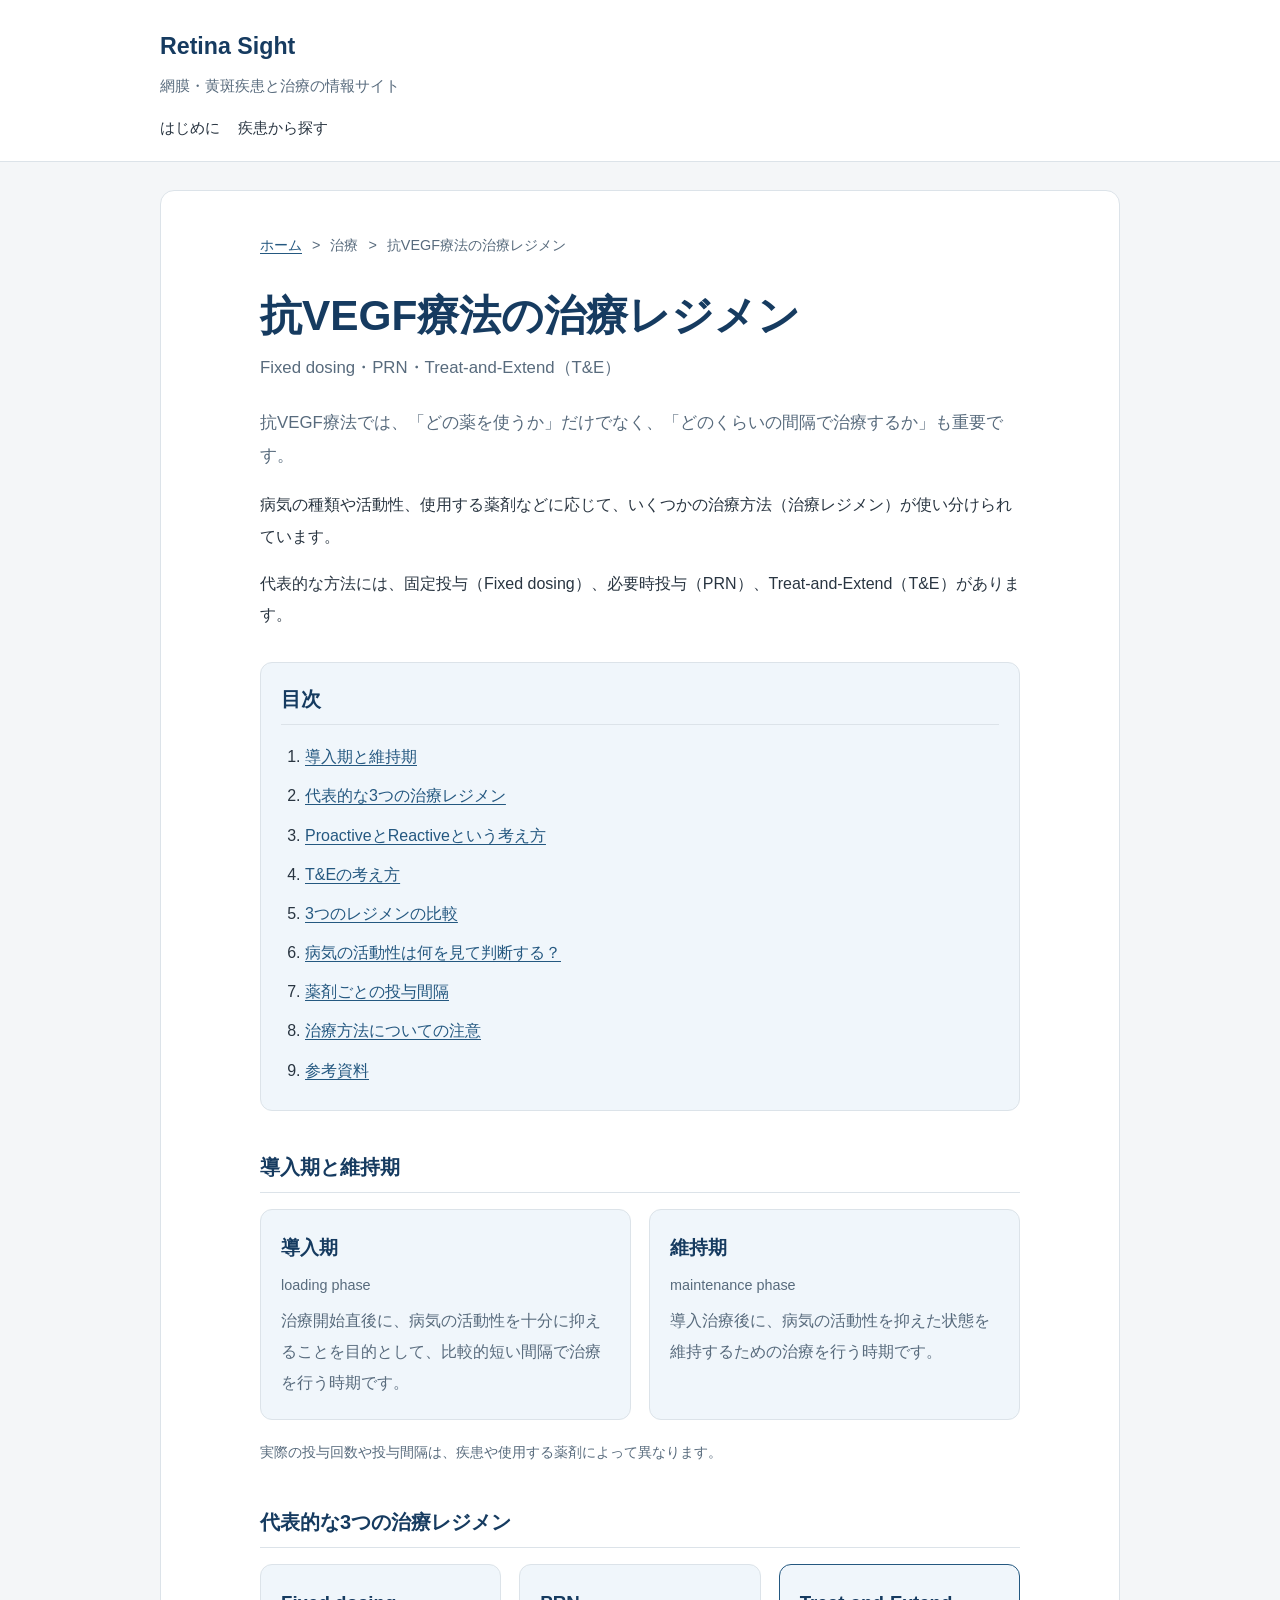
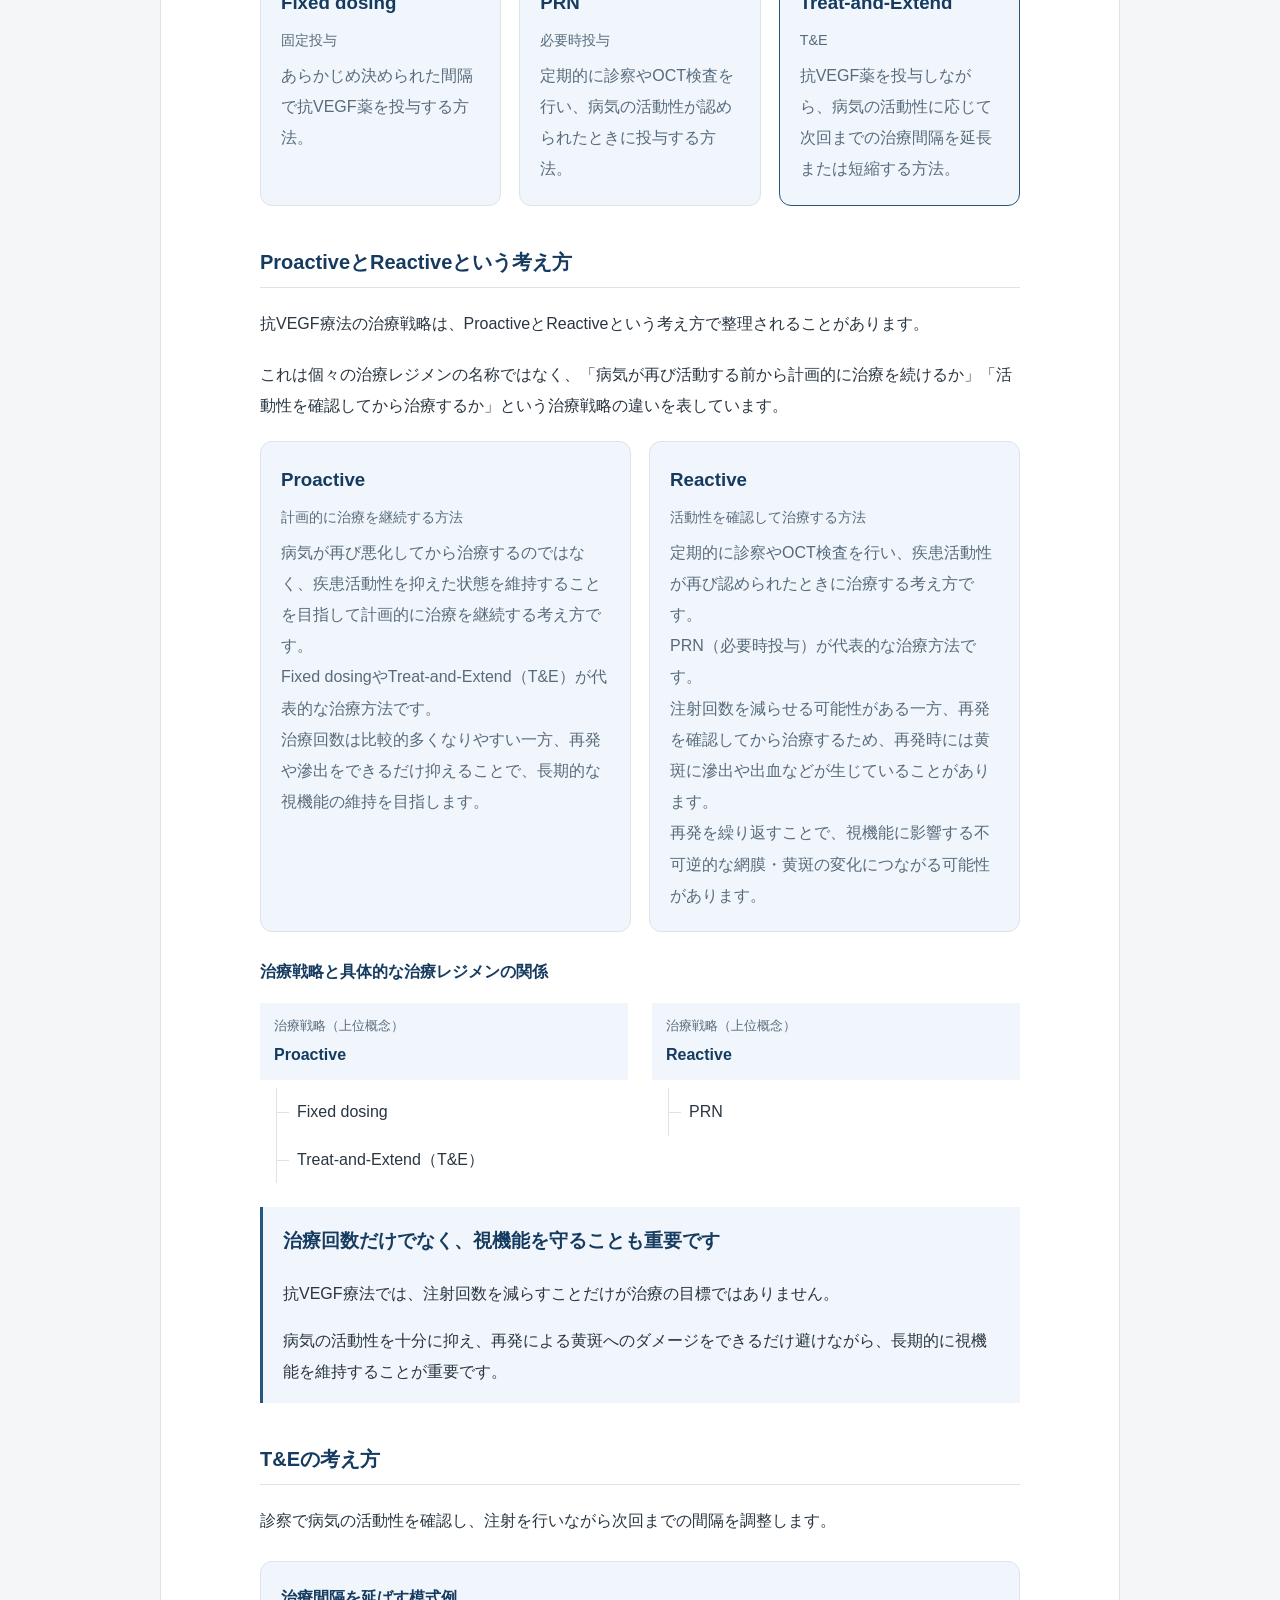
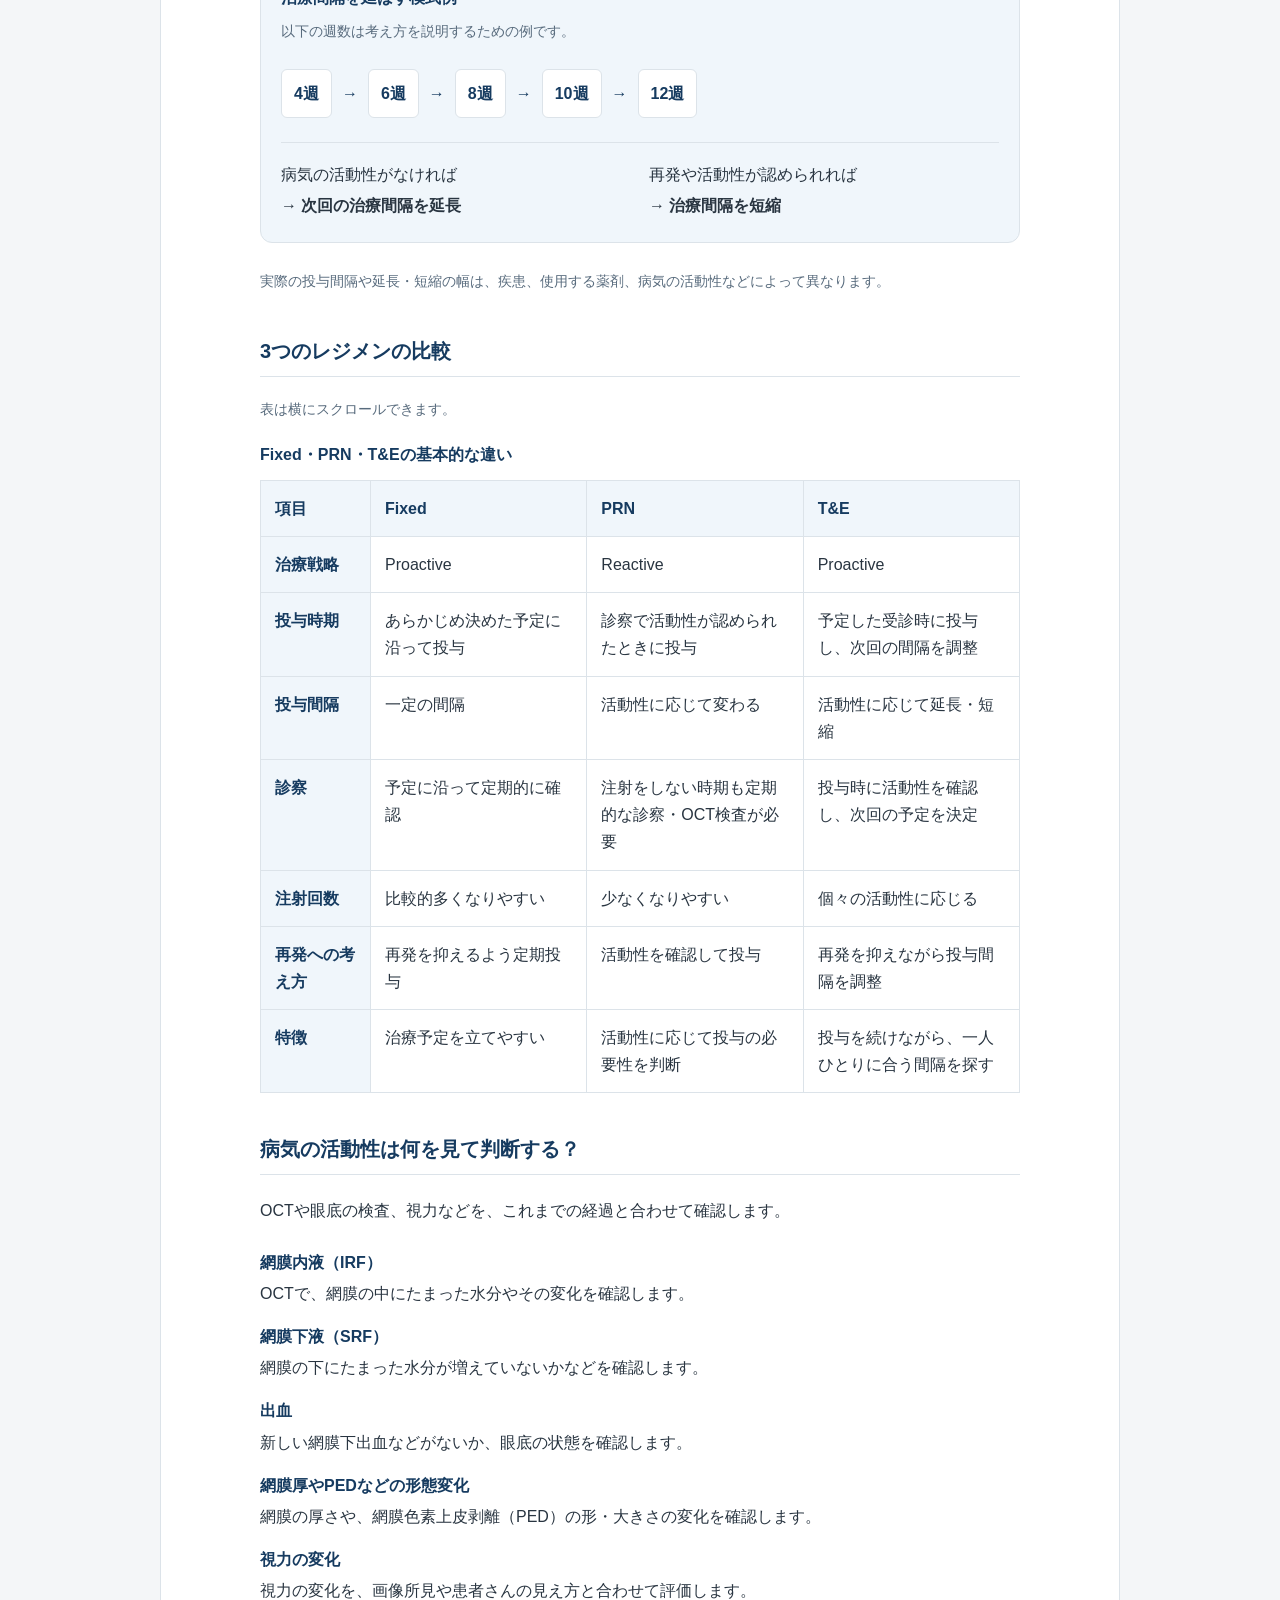
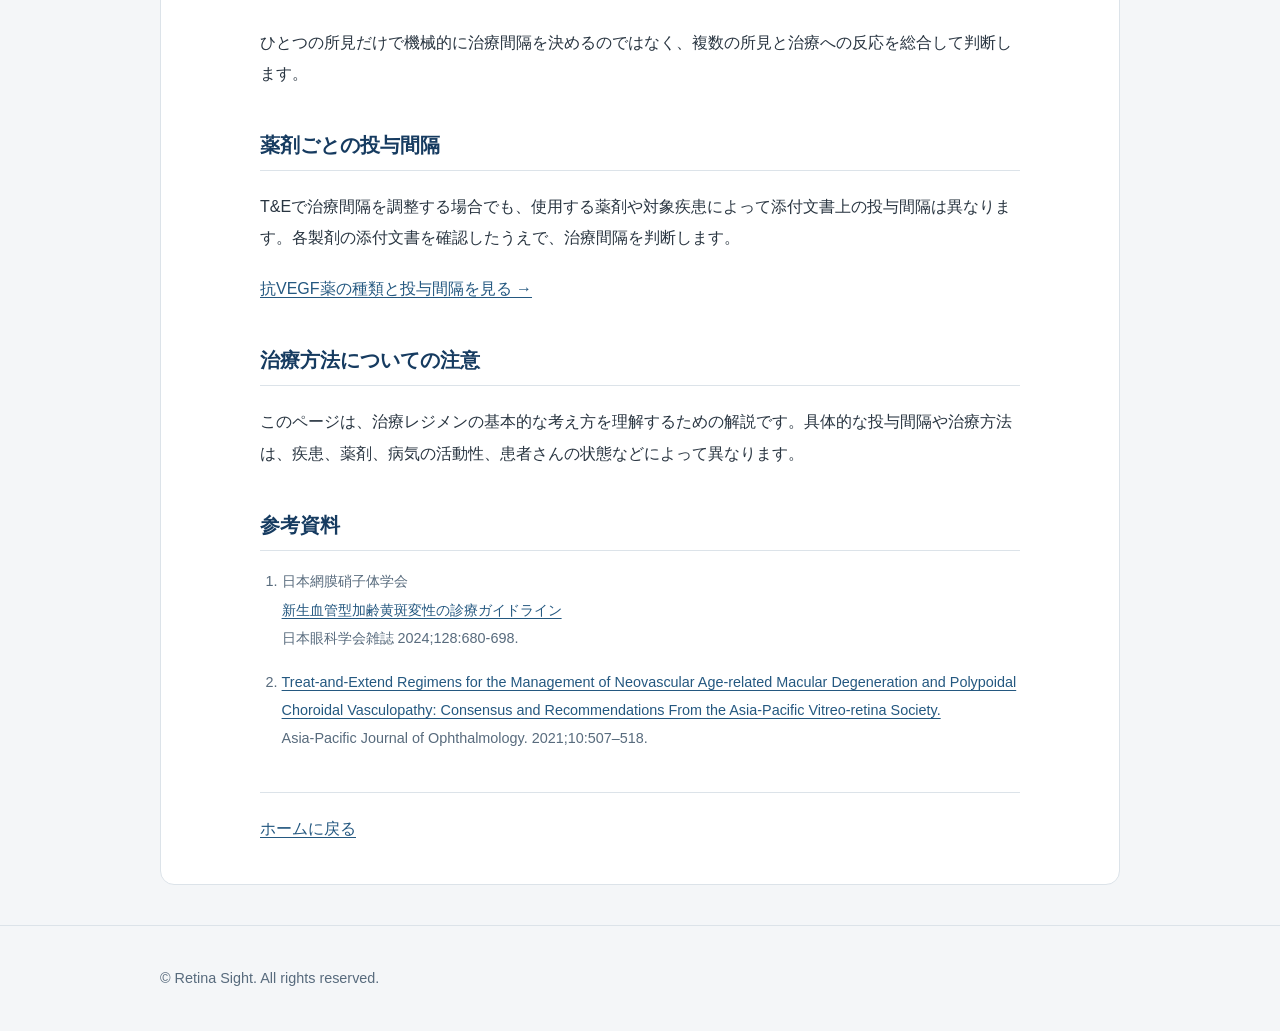
<file: treatments/anti-vegf-regimens.html>
<!doctype html>
<html lang="ja">
<head>
  <meta charset="utf-8">
  <meta name="viewport" content="width=device-width, initial-scale=1">
  <title>抗VEGF療法の治療レジメン | Retina Sight</title>
  <link rel="stylesheet" href="../css/style.css">
</head>
<body>
  <header class="site-header">
    <div class="container">
      <div class="site-brand">
        <div class="site-brand-text">
          <a class="site-title" href="../index.html">Retina Sight</a>
          <p class="tagline">網膜・黄斑疾患と治療の情報サイト</p>
        </div>
      </div>
      <nav aria-label="メインメニュー">
        <a class="nav-start" href="../index.html#start">はじめに</a>
        <a href="../index.html#categories">疾患から探す</a>
      </nav>
    </div>
  </header>

  <main class="disease-page treatment-page regimen-page">
    <div class="container narrow">
      <nav class="breadcrumb" aria-label="パンくずリスト">
        <ol>
          <li><a href="../index.html">ホーム</a></li>
          <li><span class="breadcrumb-separator" aria-hidden="true">&gt;</span><span>治療</span></li>
          <li><span class="breadcrumb-separator" aria-hidden="true">&gt;</span><span aria-current="page">抗VEGF療法の治療レジメン</span></li>
        </ol>
      </nav>

      <article aria-labelledby="regimen-title">
        <header class="disease-heading">
          <h1 id="regimen-title">抗VEGF療法の治療レジメン</h1>
          <p class="disease-name-en" lang="en">Fixed dosing・PRN・Treat-and-Extend（T&amp;E）</p>
          <p class="lead">抗VEGF療法では、「どの薬を使うか」だけでなく、「どのくらいの間隔で治療するか」も重要です。</p>
          <p>病気の種類や活動性、使用する薬剤などに応じて、いくつかの治療方法（治療レジメン）が使い分けられています。</p>
          <p>代表的な方法には、固定投与（Fixed dosing）、必要時投与（PRN）、Treat-and-Extend（T&amp;E）があります。</p>
        </header>

        <nav class="toc" aria-labelledby="toc-heading">
          <h2 id="toc-heading">目次</h2>
          <ol>
            <li><a href="#phases">導入期と維持期</a></li>
            <li><a href="#regimens">代表的な3つの治療レジメン</a></li>
            <li><a href="#strategies">ProactiveとReactiveという考え方</a></li>
            <li><a href="#treat-and-extend">T&amp;Eの考え方</a></li>
            <li><a href="#comparison">3つのレジメンの比較</a></li>
            <li><a href="#activity">病気の活動性は何を見て判断する？</a></li>
            <li><a href="#drug-intervals">薬剤ごとの投与間隔</a></li>
            <li><a href="#notes">治療方法についての注意</a></li>
            <li><a href="#references">参考資料</a></li>
          </ol>
        </nav>

        <section class="disease-section" aria-labelledby="phases">
          <h2 id="phases">導入期と維持期</h2>
          <div class="cards phase-cards">
            <div class="card">
              <h3>導入期<span class="phase-name" lang="en">loading phase</span></h3>
              <p>治療開始直後に、病気の活動性を十分に抑えることを目的として、比較的短い間隔で治療を行う時期です。</p>
            </div>
            <div class="card">
              <h3>維持期<span class="phase-name" lang="en">maintenance phase</span></h3>
              <p>導入治療後に、病気の活動性を抑えた状態を維持するための治療を行う時期です。</p>
            </div>
          </div>
          <p class="data-note">実際の投与回数や投与間隔は、疾患や使用する薬剤によって異なります。</p>
        </section>

        <section class="disease-section" aria-labelledby="regimens">
          <h2 id="regimens">代表的な3つの治療レジメン</h2>
          <div class="cards">
            <div class="card">
              <h3>Fixed dosing<span class="phase-name">固定投与</span></h3>
              <p>あらかじめ決められた間隔で抗VEGF薬を投与する方法。</p>
            </div>
            <div class="card">
              <h3>PRN<span class="phase-name">必要時投与</span></h3>
              <p>定期的に診察やOCT検査を行い、病気の活動性が認められたときに投与する方法。</p>
            </div>
            <div class="card te-card">
              <h3>Treat-and-Extend<span class="phase-name">T&amp;E</span></h3>
              <p>抗VEGF薬を投与しながら、病気の活動性に応じて次回までの治療間隔を延長または短縮する方法。</p>
            </div>
          </div>
        </section>

        <section class="disease-section" aria-labelledby="strategies">
          <h2 id="strategies">ProactiveとReactiveという考え方</h2>
          <p>抗VEGF療法の治療戦略は、ProactiveとReactiveという考え方で整理されることがあります。</p>
          <p>これは個々の治療レジメンの名称ではなく、「病気が再び活動する前から計画的に治療を続けるか」「活動性を確認してから治療するか」という治療戦略の違いを表しています。</p>
          <div class="cards strategy-cards">
            <div class="card">
              <h3>Proactive<span class="phase-name">計画的に治療を継続する方法</span></h3>
              <p>病気が再び悪化してから治療するのではなく、疾患活動性を抑えた状態を維持することを目指して計画的に治療を継続する考え方です。</p>
              <p>Fixed dosingやTreat-and-Extend（T&amp;E）が代表的な治療方法です。</p>
              <p>治療回数は比較的多くなりやすい一方、再発や滲出をできるだけ抑えることで、長期的な視機能の維持を目指します。</p>
            </div>
            <div class="card">
              <h3>Reactive<span class="phase-name">活動性を確認して治療する方法</span></h3>
              <p>定期的に診察やOCT検査を行い、疾患活動性が再び認められたときに治療する考え方です。</p>
              <p>PRN（必要時投与）が代表的な治療方法です。</p>
              <p>注射回数を減らせる可能性がある一方、再発を確認してから治療するため、再発時には黄斑に滲出や出血などが生じていることがあります。</p>
              <p>再発を繰り返すことで、視機能に影響する不可逆的な網膜・黄斑の変化につながる可能性があります。</p>
            </div>
          </div>
          <figure class="strategy-diagram">
            <figcaption>治療戦略と具体的な治療レジメンの関係</figcaption>
            <ul class="strategy-tree">
              <li><span class="strategy-parent"><small>治療戦略（上位概念）</small><strong>Proactive</strong></span>
                <ul aria-label="Proactiveの具体的な治療レジメン">
                  <li>Fixed dosing</li>
                  <li>Treat-and-Extend（T&amp;E）</li>
                </ul>
              </li>
              <li><span class="strategy-parent"><small>治療戦略（上位概念）</small><strong>Reactive</strong></span>
                <ul aria-label="Reactiveの具体的な治療レジメン">
                  <li>PRN</li>
                </ul>
              </li>
            </ul>
          </figure>
          <aside class="important-note strategy-message" aria-labelledby="strategy-message-title">
            <h3 id="strategy-message-title">治療回数だけでなく、視機能を守ることも重要です</h3>
            <p>抗VEGF療法では、注射回数を減らすことだけが治療の目標ではありません。</p>
            <p>病気の活動性を十分に抑え、再発による黄斑へのダメージをできるだけ避けながら、長期的に視機能を維持することが重要です。</p>
          </aside>
        </section>

        <section class="disease-section" aria-labelledby="treat-and-extend">
          <h2 id="treat-and-extend">T&amp;Eの考え方</h2>
          <p>診察で病気の活動性を確認し、注射を行いながら次回までの間隔を調整します。</p>
          <figure class="te-diagram">
            <figcaption>治療間隔を延ばす模式例<span class="phase-name">以下の週数は考え方を説明するための例です。</span></figcaption>
            <ol class="interval-steps" aria-label="治療間隔を順に延長する例">
              <li><span>4週</span></li>
              <li><span class="step-arrow" aria-hidden="true">→</span><span>6週</span></li>
              <li><span class="step-arrow" aria-hidden="true">→</span><span>8週</span></li>
              <li><span class="step-arrow" aria-hidden="true">→</span><span>10週</span></li>
              <li><span class="step-arrow" aria-hidden="true">→</span><span>12週</span></li>
            </ol>
            <div class="te-decisions">
              <p>病気の活動性がなければ<br><strong>→ 次回の治療間隔を延長</strong></p>
              <p>再発や活動性が認められれば<br><strong>→ 治療間隔を短縮</strong></p>
            </div>
          </figure>
          <p class="data-note">実際の投与間隔や延長・短縮の幅は、疾患、使用する薬剤、病気の活動性などによって異なります。</p>
        </section>

        <section class="disease-section" aria-labelledby="comparison">
          <h2 id="comparison">3つのレジメンの比較</h2>
          <p id="comparison-scroll" class="data-note">表は横にスクロールできます。</p>
          <div class="table-scroll" role="region" aria-labelledby="comparison" aria-describedby="comparison-scroll" tabindex="0">
            <table class="reference-table regimen-comparison">
              <caption>Fixed・PRN・T&amp;Eの基本的な違い</caption>
              <thead><tr><th scope="col">項目</th><th scope="col">Fixed</th><th scope="col">PRN</th><th scope="col">T&amp;E</th></tr></thead>
              <tbody>
                <tr><th scope="row">治療戦略</th><td>Proactive</td><td>Reactive</td><td>Proactive</td></tr>
                <tr><th scope="row">投与時期</th><td>あらかじめ決めた予定に沿って投与</td><td>診察で活動性が認められたときに投与</td><td>予定した受診時に投与し、次回の間隔を調整</td></tr>
                <tr><th scope="row">投与間隔</th><td>一定の間隔</td><td>活動性に応じて変わる</td><td>活動性に応じて延長・短縮</td></tr>
                <tr><th scope="row">診察</th><td>予定に沿って定期的に確認</td><td>注射をしない時期も定期的な診察・OCT検査が必要</td><td>投与時に活動性を確認し、次回の予定を決定</td></tr>
                <tr><th scope="row">注射回数</th><td>比較的多くなりやすい</td><td>少なくなりやすい</td><td>個々の活動性に応じる</td></tr>
                <tr><th scope="row">再発への考え方</th><td>再発を抑えるよう定期投与</td><td>活動性を確認して投与</td><td>再発を抑えながら投与間隔を調整</td></tr>
                <tr><th scope="row">特徴</th><td>治療予定を立てやすい</td><td>活動性に応じて投与の必要性を判断</td><td>投与を続けながら、一人ひとりに合う間隔を探す</td></tr>
              </tbody>
            </table>
          </div>
        </section>

        <section class="disease-section" aria-labelledby="activity">
          <h2 id="activity">病気の活動性は何を見て判断する？</h2>
          <p>OCTや眼底の検査、視力などを、これまでの経過と合わせて確認します。</p>
          <dl class="target-list">
            <dt>網膜内液（IRF）</dt><dd>OCTで、網膜の中にたまった水分やその変化を確認します。</dd>
            <dt>網膜下液（SRF）</dt><dd>網膜の下にたまった水分が増えていないかなどを確認します。</dd>
            <dt>出血</dt><dd>新しい網膜下出血などがないか、眼底の状態を確認します。</dd>
            <dt>網膜厚やPEDなどの形態変化</dt><dd>網膜の厚さや、網膜色素上皮剥離（PED）の形・大きさの変化を確認します。</dd>
            <dt>視力の変化</dt><dd>視力の変化を、画像所見や患者さんの見え方と合わせて評価します。</dd>
          </dl>
          <p>ひとつの所見だけで機械的に治療間隔を決めるのではなく、複数の所見と治療への反応を総合して判断します。</p>
        </section>

        <section class="disease-section" aria-labelledby="drug-intervals">
          <h2 id="drug-intervals">薬剤ごとの投与間隔</h2>
          <p>T&amp;Eで治療間隔を調整する場合でも、使用する薬剤や対象疾患によって添付文書上の投与間隔は異なります。各製剤の添付文書を確認したうえで、治療間隔を判断します。</p>
          <p><a href="anti-vegf.html">抗VEGF薬の種類と投与間隔を見る →</a></p>
        </section>

        <section class="disease-section" aria-labelledby="notes">
          <h2 id="notes">治療方法についての注意</h2>
          <p>このページは、治療レジメンの基本的な考え方を理解するための解説です。具体的な投与間隔や治療方法は、疾患、薬剤、病気の活動性、患者さんの状態などによって異なります。</p>
        </section>

        <section class="disease-section" aria-labelledby="references">
          <h2 id="references">参考資料</h2>
          <ol class="reference-list">
            <li>日本網膜硝子体学会<br><a href="https://www.nichigan.or.jp/Portals/0/resources/member/guideline/nvAMD.pdf" target="_blank" rel="noopener noreferrer">新生血管型加齢黄斑変性の診療ガイドライン</a><br>日本眼科学会雑誌 2024;128:680-698.</li>
            <li lang="en"><a href="https://pmc.ncbi.nlm.nih.gov/articles/PMC8673847/" target="_blank" rel="noopener noreferrer">Treat-and-Extend Regimens for the Management of Neovascular Age-related Macular Degeneration and Polypoidal Choroidal Vasculopathy: Consensus and Recommendations From the Asia-Pacific Vitreo-retina Society.</a><br>Asia-Pacific Journal of Ophthalmology. 2021;10:507–518.</li>
          </ol>
        </section>
      </article>

      <p class="disease-back"><a href="../index.html">ホームに戻る</a></p>
    </div>
  </main>

  <footer class="site-footer">
    <div class="container">
      <p>© Retina Sight. All rights reserved.</p>
    </div>
  </footer>
</body>
</html>
</file>
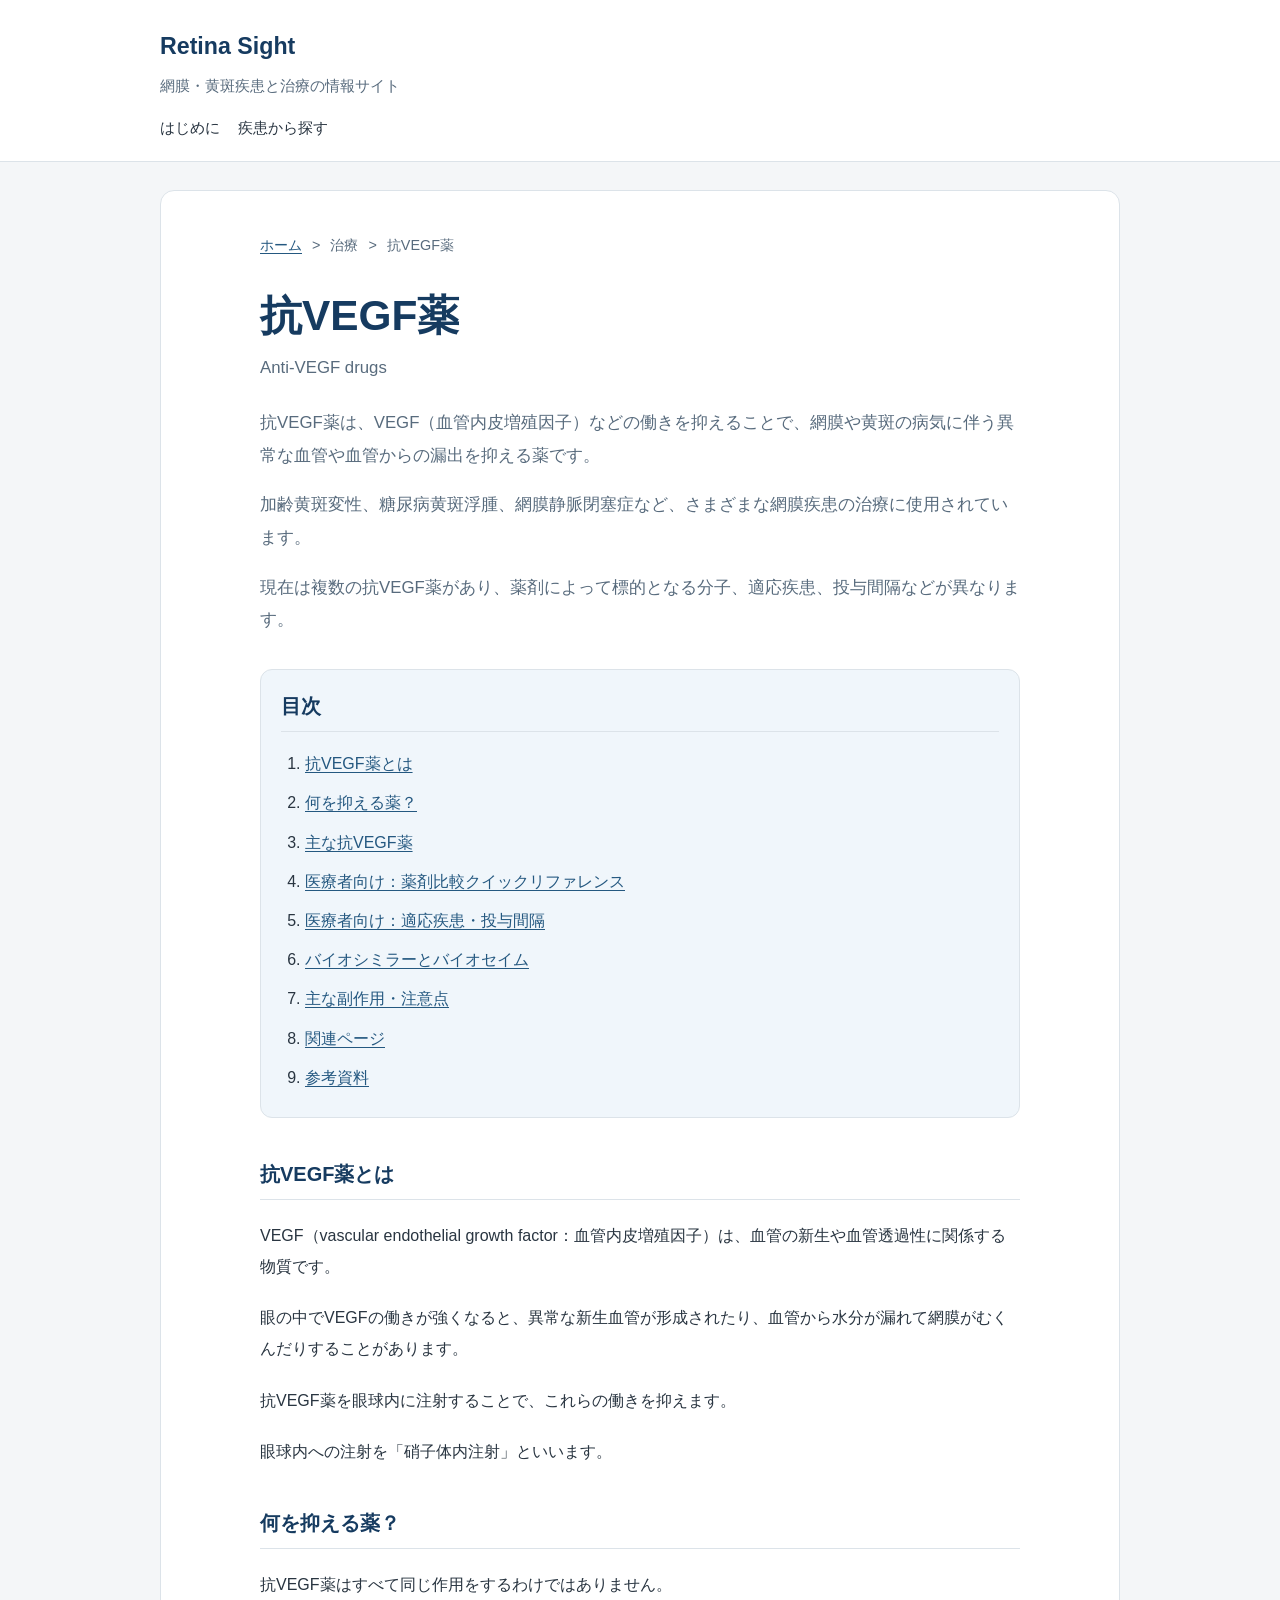
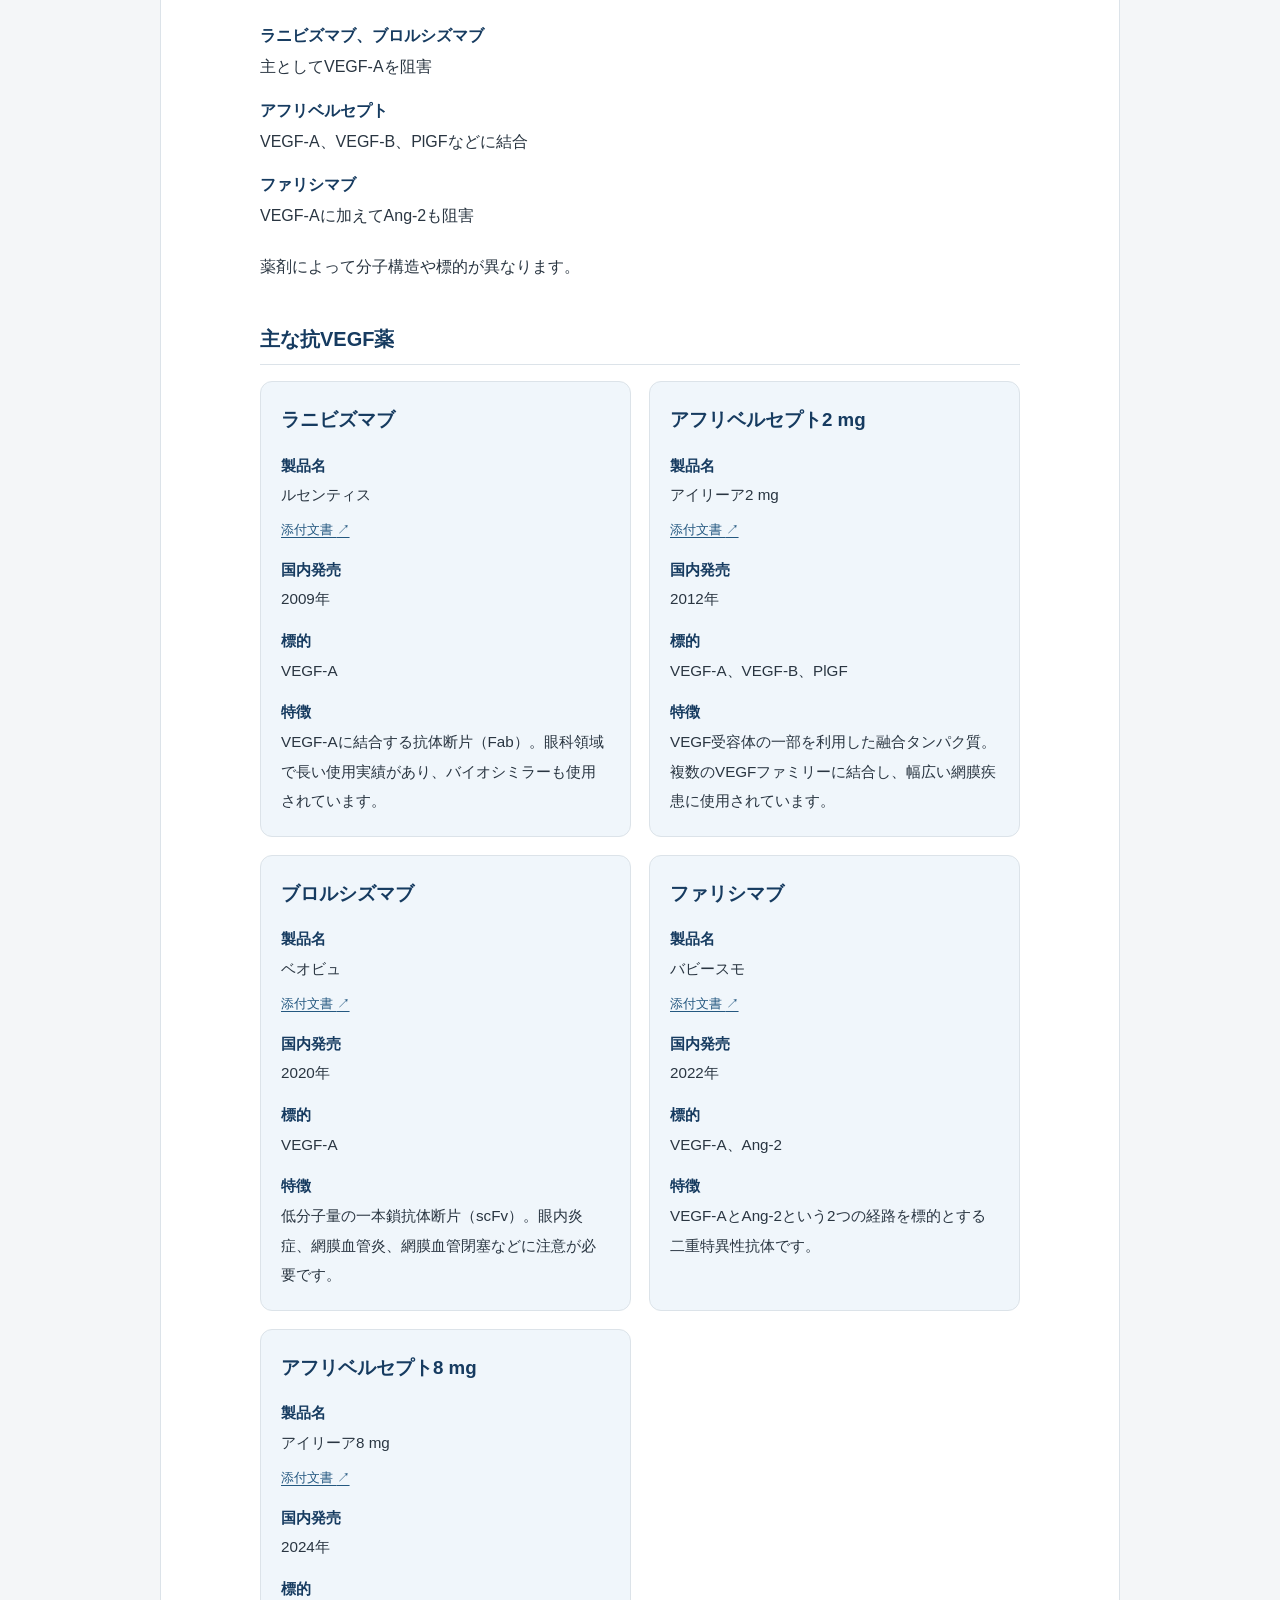
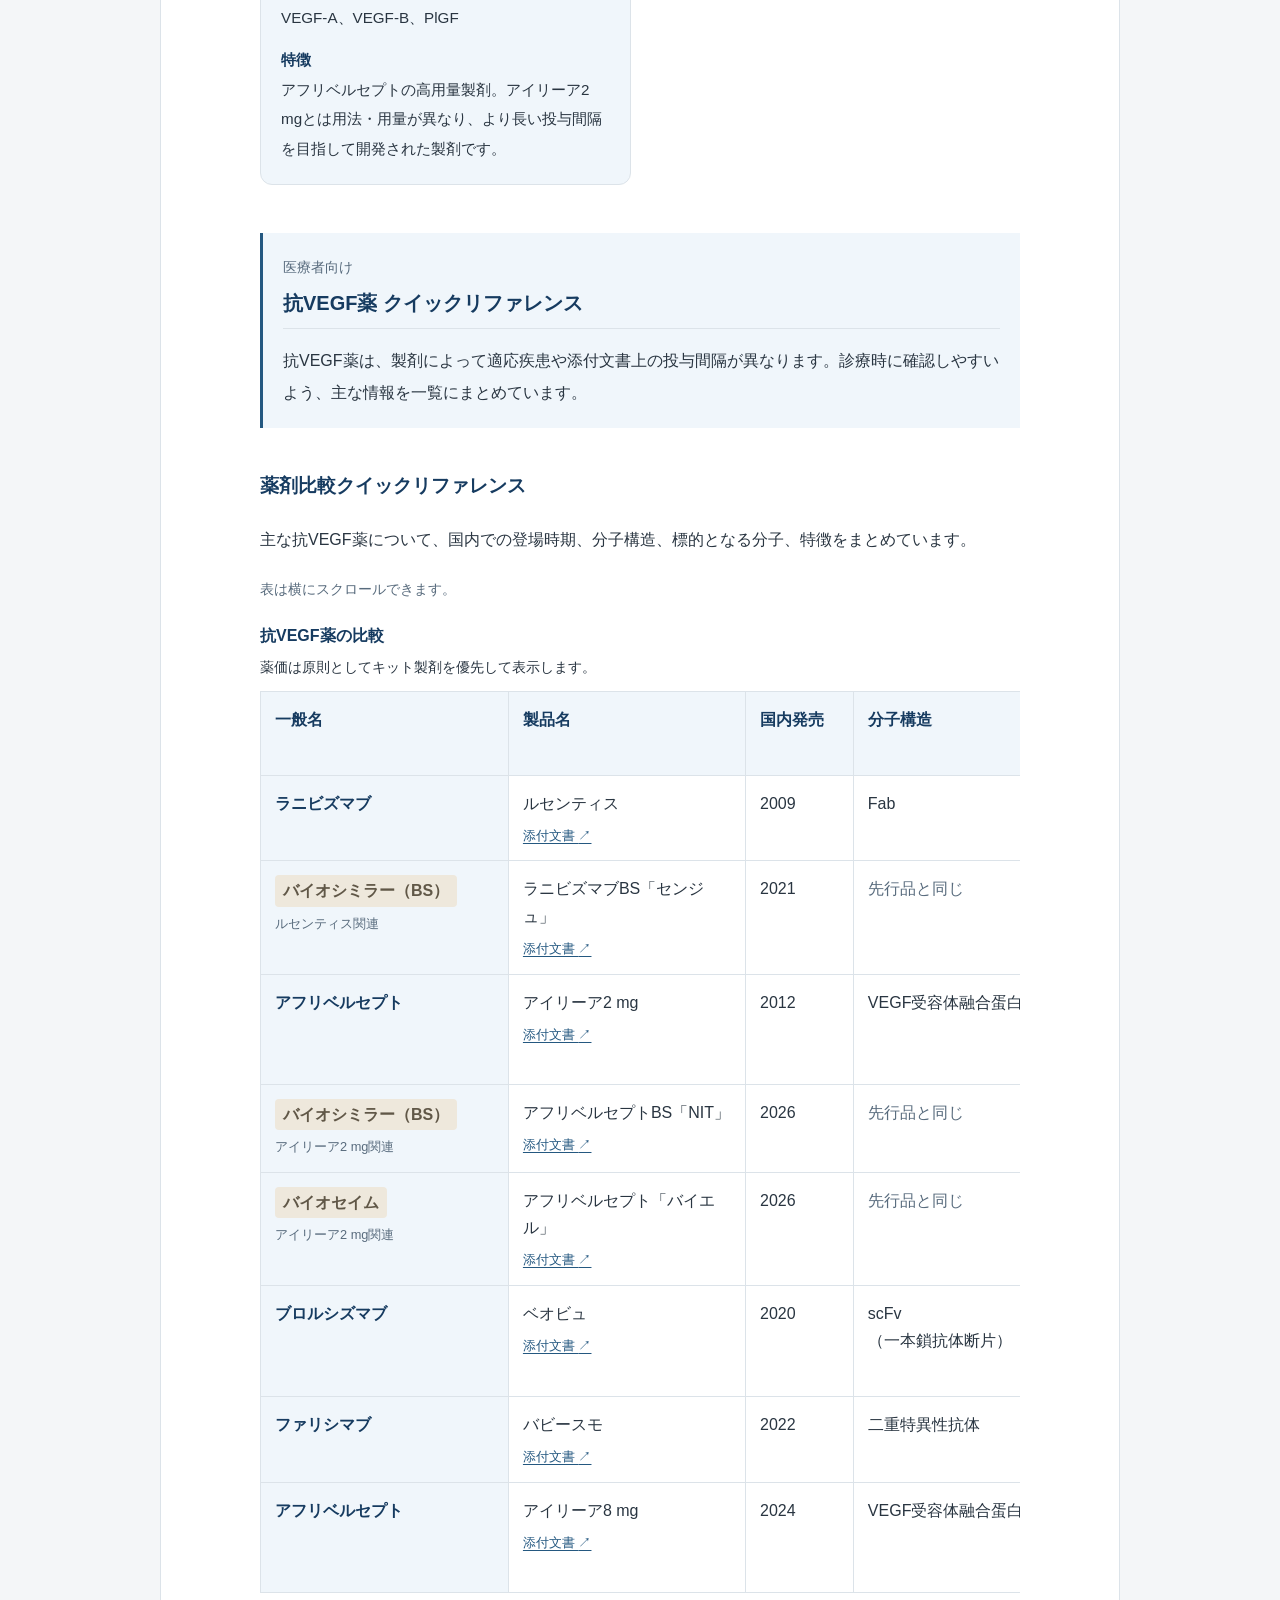
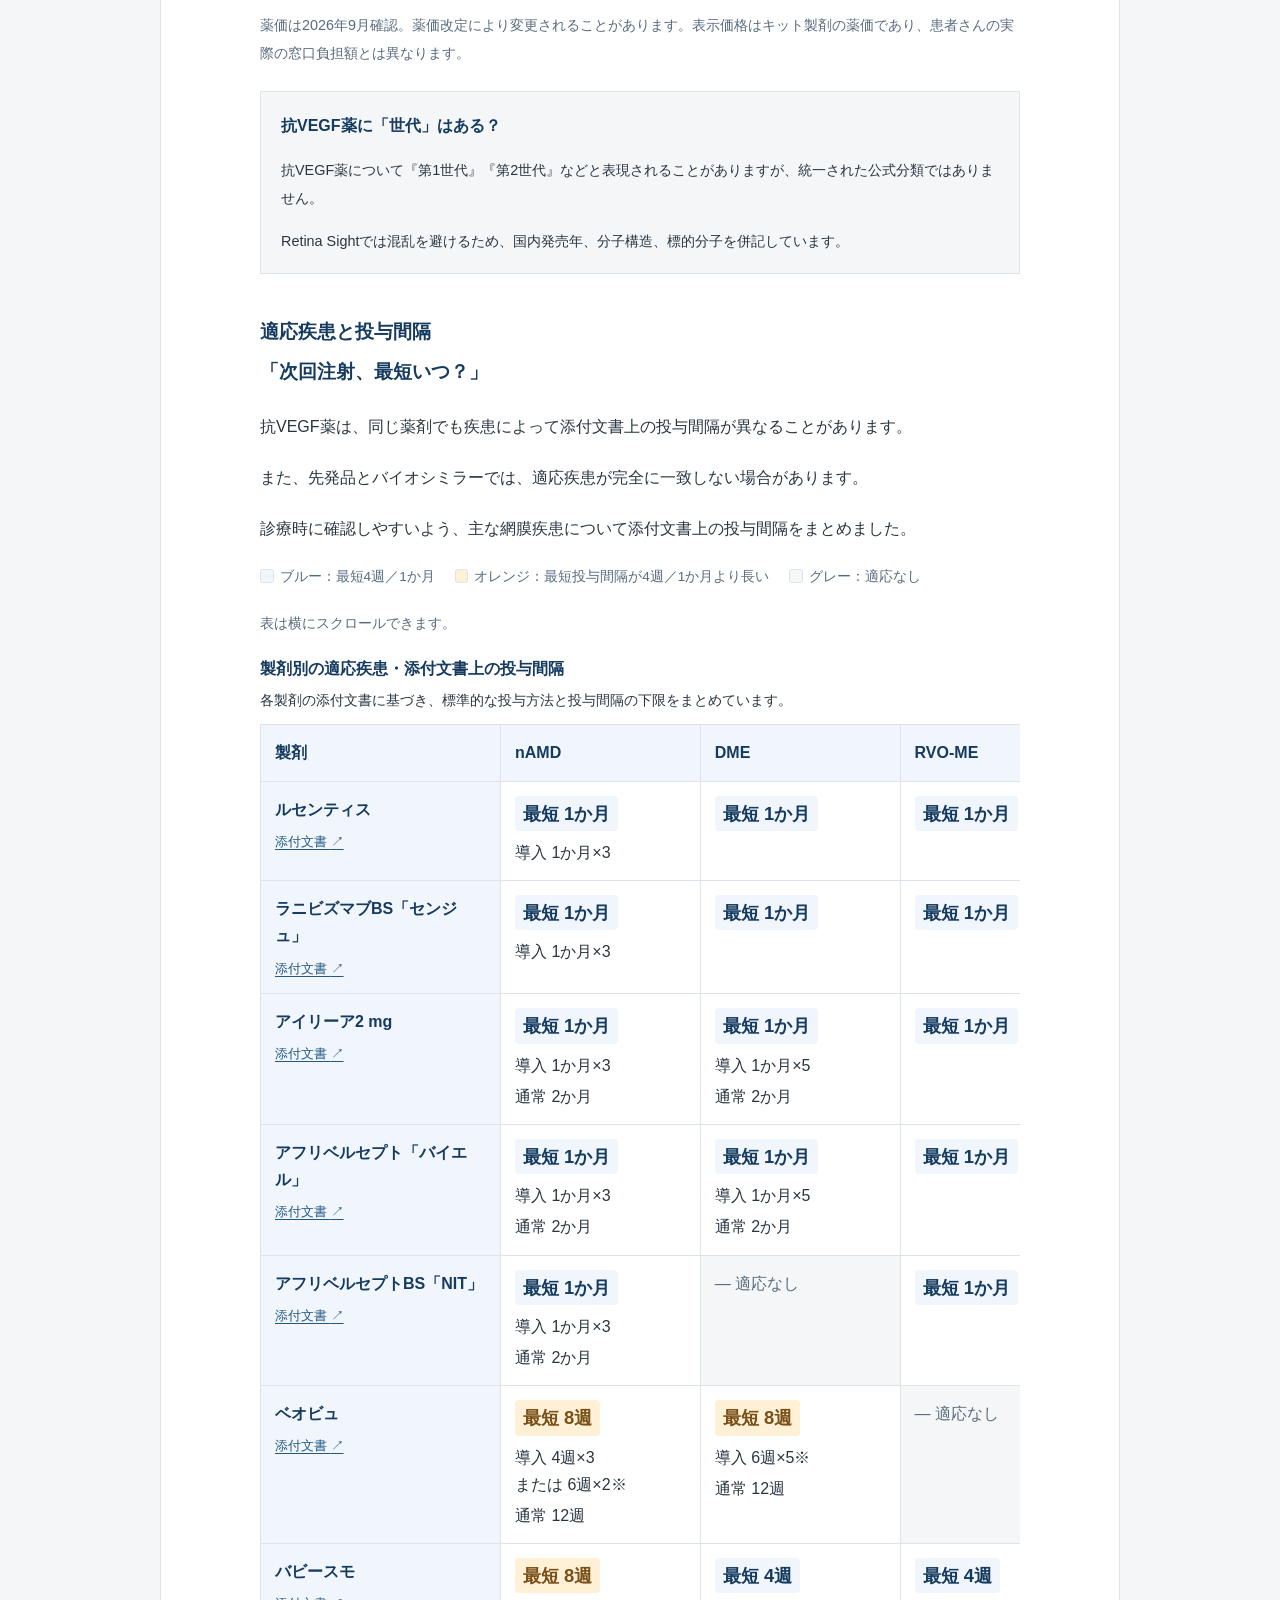
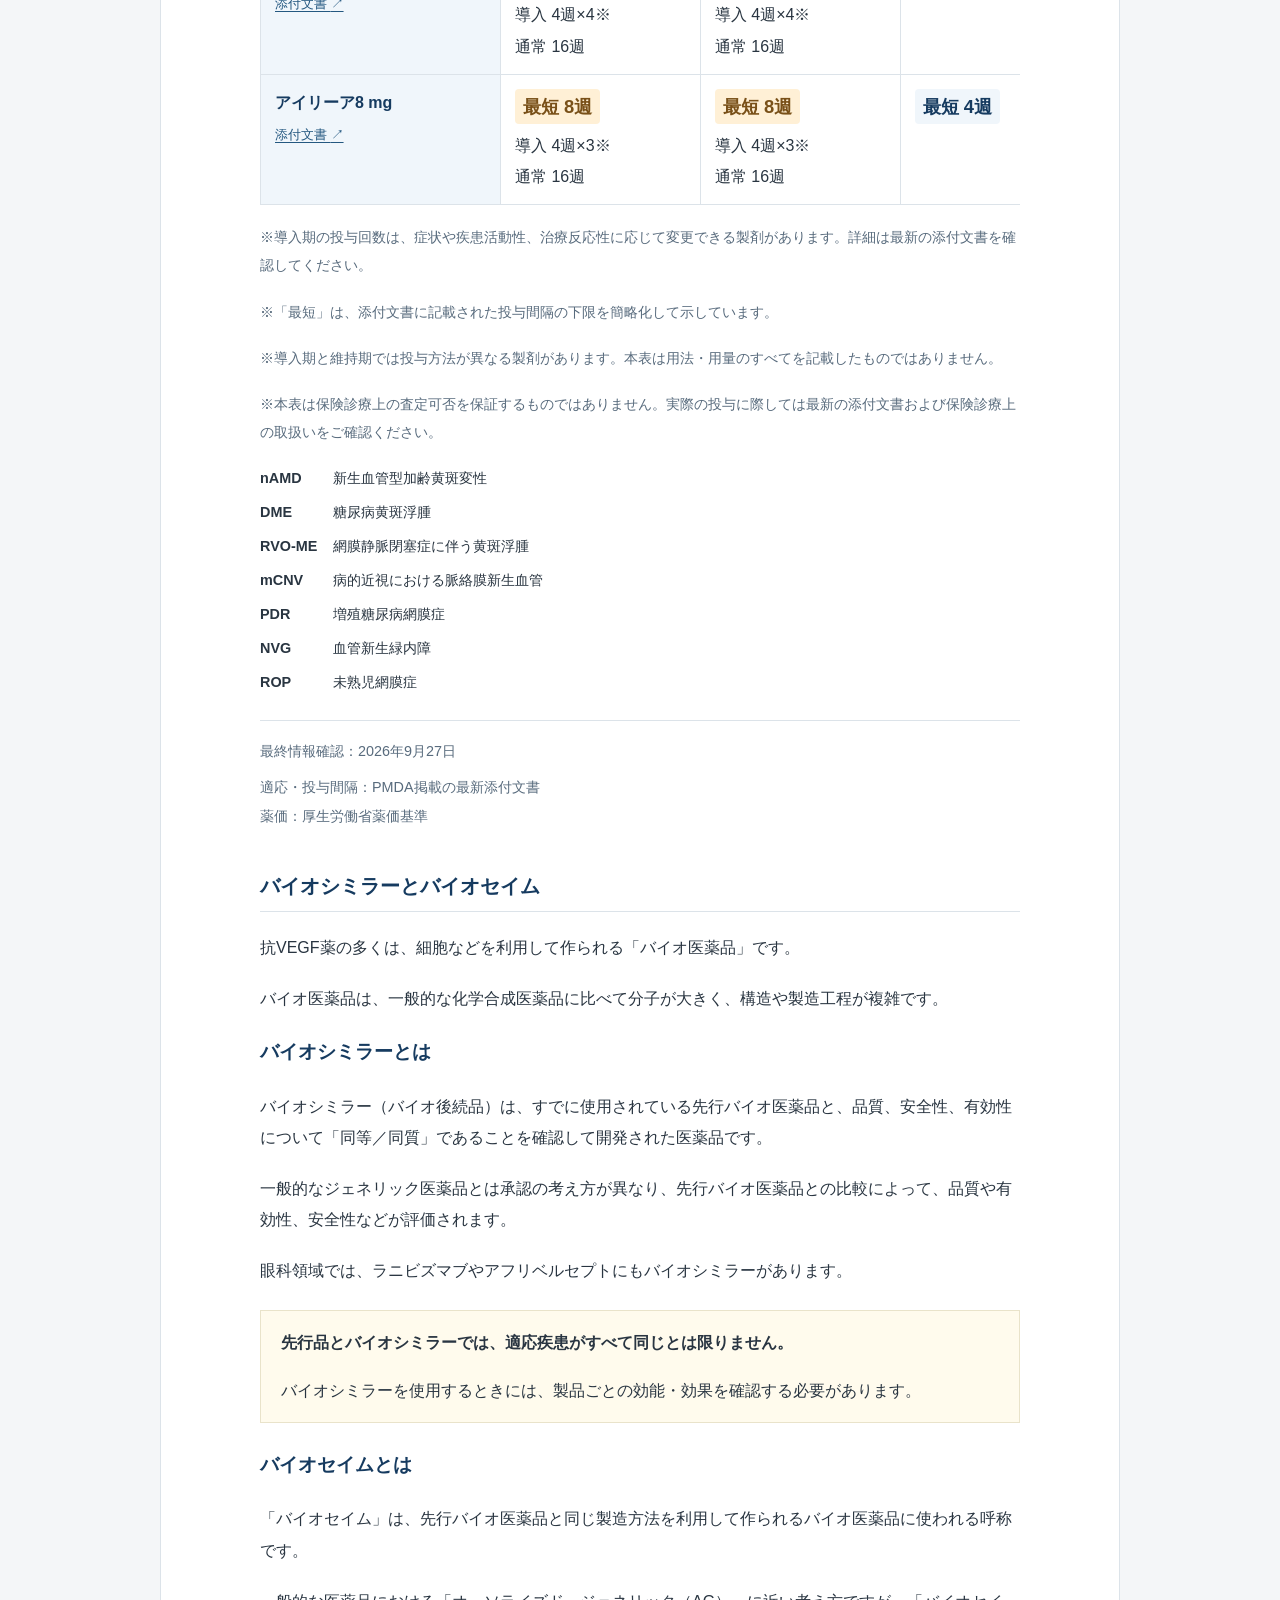
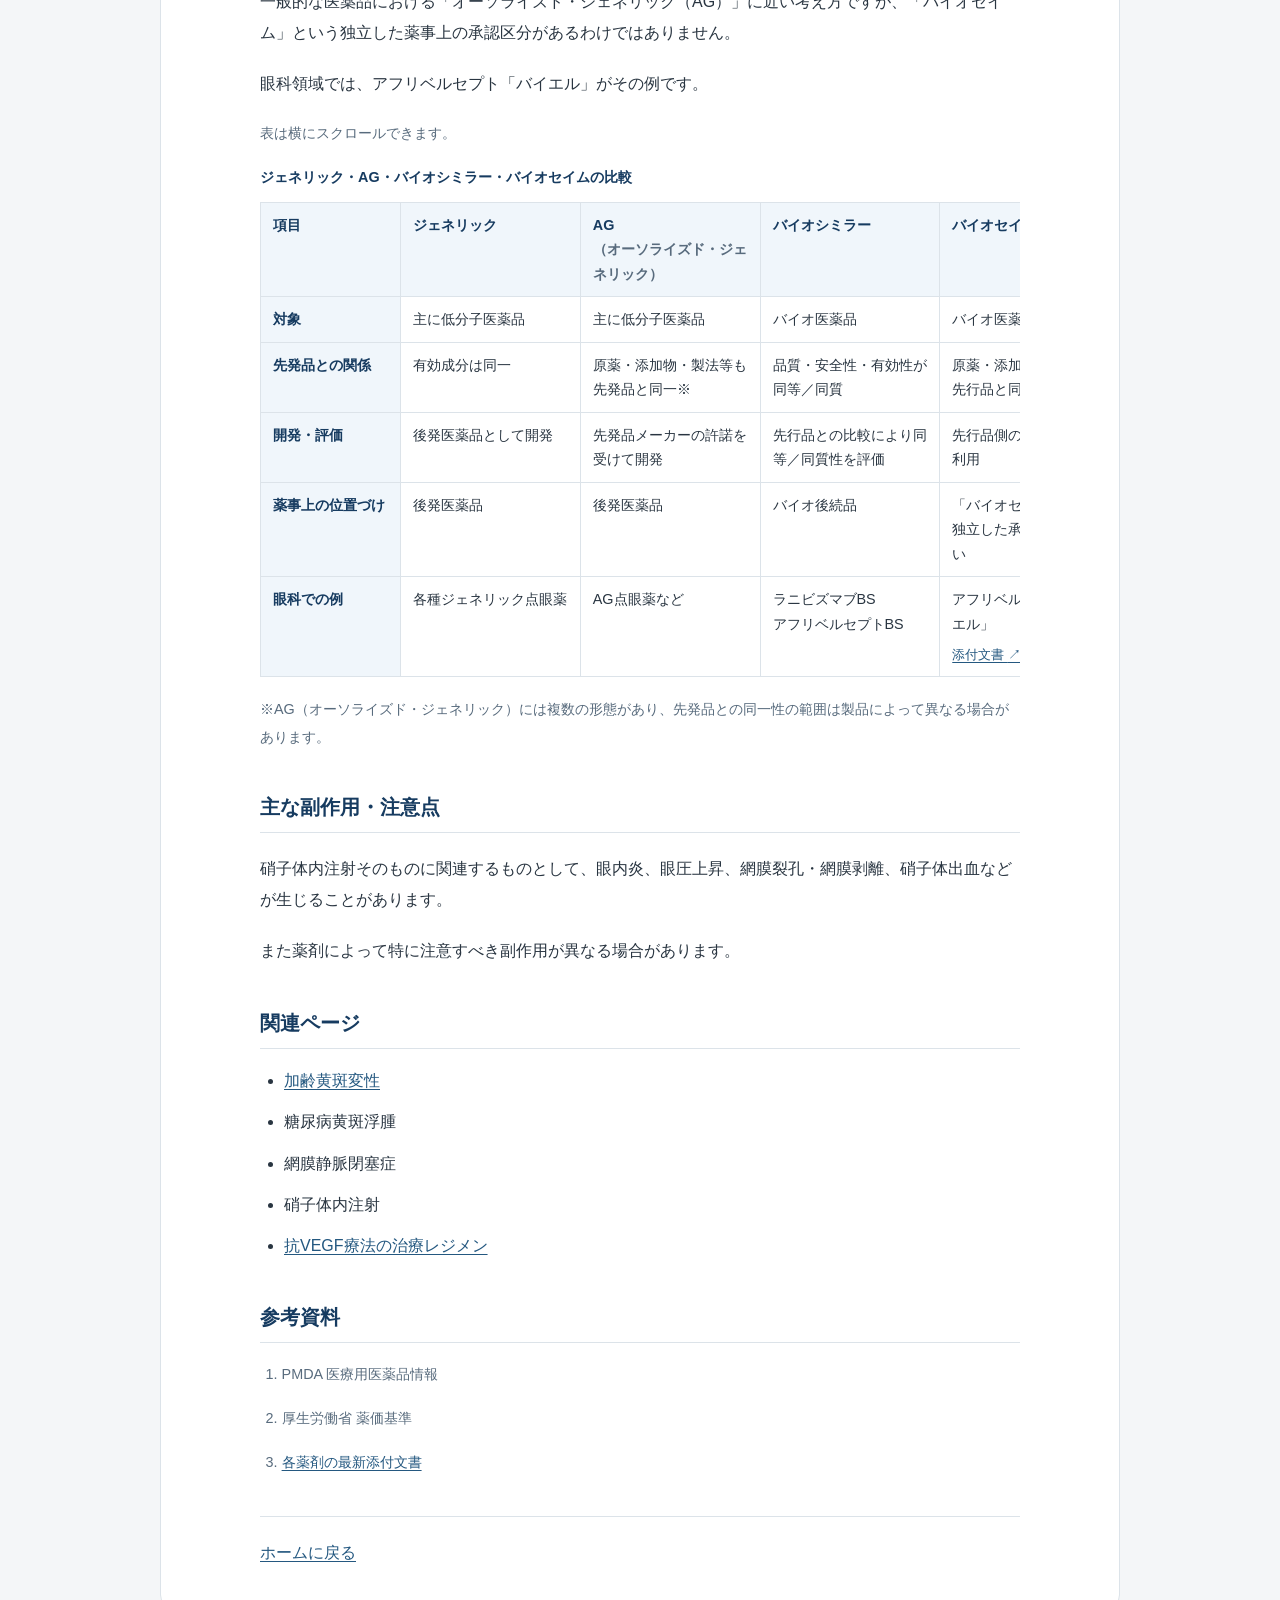
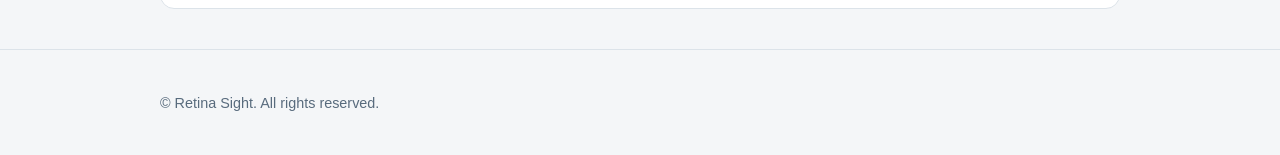
<file: treatments/anti-vegf.html>
<!doctype html>
<html lang="ja">
<head>
  <meta charset="utf-8">
  <meta name="viewport" content="width=device-width, initial-scale=1">
  <title>抗VEGF薬 | Retina Sight</title>
  <link rel="stylesheet" href="../css/style.css">
</head>
<body>
  <header class="site-header">
    <div class="container">
      <div class="site-brand">
        <div class="site-brand-text">
          <a class="site-title" href="../index.html">Retina Sight</a>
          <p class="tagline">網膜・黄斑疾患と治療の情報サイト</p>
        </div>
      </div>
      <nav aria-label="メインメニュー">
        <a class="nav-start" href="../index.html#start">はじめに</a>
        <a href="../index.html#categories">疾患から探す</a>
      </nav>
    </div>
  </header>

  <main class="disease-page treatment-page">
    <div class="container narrow">
      <nav class="breadcrumb" aria-label="パンくずリスト">
        <ol>
          <li><a href="../index.html">ホーム</a></li>
          <li><span class="breadcrumb-separator" aria-hidden="true">&gt;</span><span>治療</span></li>
          <li><span class="breadcrumb-separator" aria-hidden="true">&gt;</span><span aria-current="page">抗VEGF薬</span></li>
        </ol>
      </nav>

      <article aria-labelledby="disease-title">
        <header class="disease-heading">
          <h1 id="disease-title">抗VEGF薬</h1>
          <p class="disease-name-en" lang="en">Anti-VEGF drugs</p>
          <p class="lead">抗VEGF薬は、VEGF（血管内皮増殖因子）などの働きを抑えることで、網膜や黄斑の病気に伴う異常な血管や血管からの漏出を抑える薬です。</p>
          <p class="lead">加齢黄斑変性、糖尿病黄斑浮腫、網膜静脈閉塞症など、さまざまな網膜疾患の治療に使用されています。</p>
          <p class="lead">現在は複数の抗VEGF薬があり、薬剤によって標的となる分子、適応疾患、投与間隔などが異なります。</p>
        </header>

        <nav class="toc" aria-labelledby="toc-heading">
          <h2 id="toc-heading">目次</h2>
          <ol>
            <li><a href="#overview">抗VEGF薬とは</a></li>
            <li><a href="#targets">何を抑える薬？</a></li>
            <li><a href="#drugs">主な抗VEGF薬</a></li>
            <li><a href="#comparison">医療者向け：薬剤比較クイックリファレンス</a></li>
            <li><a href="#intervals">医療者向け：適応疾患・投与間隔</a></li>
            <li><a href="#biosimilars">バイオシミラーとバイオセイム</a></li>
            <li><a href="#safety">主な副作用・注意点</a></li>
            <li><a href="#related">関連ページ</a></li>
            <li><a href="#references">参考資料</a></li>
          </ol>
        </nav>

        <section class="disease-section" aria-labelledby="overview">
          <h2 id="overview">抗VEGF薬とは</h2>
          <p>VEGF（vascular endothelial growth factor：血管内皮増殖因子）は、血管の新生や血管透過性に関係する物質です。</p>
          <p>眼の中でVEGFの働きが強くなると、異常な新生血管が形成されたり、血管から水分が漏れて網膜がむくんだりすることがあります。</p>
          <p>抗VEGF薬を眼球内に注射することで、これらの働きを抑えます。</p>
          <p>眼球内への注射を「硝子体内注射」といいます。</p>
        </section>

        <section class="disease-section" aria-labelledby="targets">
          <h2 id="targets">何を抑える薬？</h2>
          <p>抗VEGF薬はすべて同じ作用をするわけではありません。</p>
          <dl class="target-list">
            <dt>ラニビズマブ、ブロルシズマブ</dt><dd>主としてVEGF-Aを阻害</dd>
            <dt>アフリベルセプト</dt><dd>VEGF-A、VEGF-B、PlGFなどに結合</dd>
            <dt>ファリシマブ</dt><dd>VEGF-Aに加えてAng-2も阻害</dd>
          </dl>
          <p>薬剤によって分子構造や標的が異なります。</p>
        </section>

        <section class="disease-section" aria-labelledby="drugs">
          <h2 id="drugs">主な抗VEGF薬</h2>
          <div class="cards drug-cards">
            <div class="card drug-card">
              <h3>ラニビズマブ</h3>
              <dl>
                <dt>製品名</dt><dd>ルセンティス<a class="leaflet-link" href="https://www.pmda.go.jp/PmdaSearch/rdDetail/iyaku/1319403G1020_1?user=1" target="_blank" rel="noopener noreferrer" aria-label="ルセンティスの添付文書（PMDA製品情報・新しいタブで開く）">添付文書 <span aria-hidden="true">↗</span></a></dd>
                <dt>国内発売</dt><dd>2009年</dd>
                <dt>標的</dt><dd>VEGF-A</dd>
                <dt>特徴</dt><dd>VEGF-Aに結合する抗体断片（Fab）。眼科領域で長い使用実績があり、バイオシミラーも使用されています。</dd>
              </dl>
            </div>
            <div class="card drug-card">
              <h3>アフリベルセプト2 mg</h3>
              <dl>
                <dt>製品名</dt><dd>アイリーア2 mg<a class="leaflet-link" href="https://www.pmda.go.jp/PmdaSearch/rdDetail/iyaku/1319405G1020_1?user=1" target="_blank" rel="noopener noreferrer" aria-label="アイリーア2 mgの添付文書（PMDA製品情報・新しいタブで開く）">添付文書 <span aria-hidden="true">↗</span></a></dd>
                <dt>国内発売</dt><dd>2012年</dd>
                <dt>標的</dt><dd>VEGF-A、VEGF-B、PlGF</dd>
                <dt>特徴</dt><dd>VEGF受容体の一部を利用した融合タンパク質。複数のVEGFファミリーに結合し、幅広い網膜疾患に使用されています。</dd>
              </dl>
            </div>
            <div class="card drug-card">
              <h3>ブロルシズマブ</h3>
              <dl>
                <dt>製品名</dt><dd>ベオビュ<a class="leaflet-link" href="https://www.pmda.go.jp/PmdaSearch/rdDetail/iyaku/1319406G1024_1?user=1" target="_blank" rel="noopener noreferrer" aria-label="ベオビュの添付文書（PMDA製品情報・新しいタブで開く）">添付文書 <span aria-hidden="true">↗</span></a></dd>
                <dt>国内発売</dt><dd>2020年</dd>
                <dt>標的</dt><dd>VEGF-A</dd>
                <dt>特徴</dt><dd>低分子量の一本鎖抗体断片（scFv）。眼内炎症、網膜血管炎、網膜血管閉塞などに注意が必要です。</dd>
              </dl>
            </div>
            <div class="card drug-card">
              <h3>ファリシマブ</h3>
              <dl>
                <dt>製品名</dt><dd>バビースモ<a class="leaflet-link" href="https://www.pmda.go.jp/PmdaSearch/rdDetail/iyaku/1319408A1020_1?user=1" target="_blank" rel="noopener noreferrer" aria-label="バビースモの添付文書（PMDA製品情報・新しいタブで開く）">添付文書 <span aria-hidden="true">↗</span></a></dd>
                <dt>国内発売</dt><dd>2022年</dd>
                <dt>標的</dt><dd>VEGF-A、Ang-2</dd>
                <dt>特徴</dt><dd>VEGF-AとAng-2という2つの経路を標的とする二重特異性抗体です。</dd>
              </dl>
            </div>
            <div class="card drug-card">
              <h3>アフリベルセプト8 mg</h3>
              <dl>
                <dt>製品名</dt><dd>アイリーア8 mg<a class="leaflet-link" href="https://www.pmda.go.jp/PmdaSearch/rdDetail/iyaku/1319405G2026_1?user=1" target="_blank" rel="noopener noreferrer" aria-label="アイリーア8 mgの添付文書（PMDA製品情報・新しいタブで開く）">添付文書 <span aria-hidden="true">↗</span></a></dd>
                <dt>国内発売</dt><dd>2024年</dd>
                <dt>標的</dt><dd>VEGF-A、VEGF-B、PlGF</dd>
                <dt>特徴</dt><dd>アフリベルセプトの高用量製剤。アイリーア2 mgとは用法・用量が異なり、より長い投与間隔を目指して開発された製剤です。</dd>
              </dl>
            </div>
          </div>
        </section>

        <section class="quick-reference" aria-labelledby="quick-reference-heading">
          <header class="quick-reference-intro">
            <p class="audience-label">医療者向け</p>
            <h2 id="quick-reference-heading">抗VEGF薬 クイックリファレンス</h2>
            <p>抗VEGF薬は、製剤によって適応疾患や添付文書上の投与間隔が異なります。診療時に確認しやすいよう、主な情報を一覧にまとめています。</p>
          </header>
        <section class="disease-section" aria-labelledby="comparison">
          <h3 id="comparison">薬剤比較クイックリファレンス</h3>
          <p>主な抗VEGF薬について、国内での登場時期、分子構造、標的となる分子、特徴をまとめています。</p>
          <p id="comparison-scroll" class="data-note">表は横にスクロールできます。</p>
          <div class="table-scroll" role="region" aria-labelledby="comparison" aria-describedby="comparison-scroll" tabindex="0">
            <table class="reference-table drug-comparison">
              <caption>抗VEGF薬の比較<span class="table-caption-description">薬価は原則としてキット製剤を優先して表示します。</span></caption>
              <colgroup><col class="generic-column"><col class="product-column"><col class="year-column"><col class="structure-column"><col class="target-column"><col class="notes-column"><col class="price-column"></colgroup>
              <thead><tr><th scope="col">一般名</th><th scope="col">製品名</th><th scope="col">国内発売</th><th scope="col">分子構造</th><th scope="col">主な標的</th><th scope="col">特徴・留意点</th><th scope="col">薬価（キット）<br><span class="data-note">（2026年9月確認）</span></th></tr></thead>
              <tbody aria-label="ルセンティスと関連製剤">
                <tr><th scope="row">ラニビズマブ</th><td>ルセンティス<a class="leaflet-link" href="https://www.pmda.go.jp/PmdaSearch/rdDetail/iyaku/1319403G1020_1?user=1" target="_blank" rel="noopener noreferrer" aria-label="ルセンティスの添付文書（PMDA製品情報・新しいタブで開く）">添付文書 <span aria-hidden="true">↗</span></a></td><td>2009</td><td>Fab</td><td><span class="target-molecule">VEGF-A</span></td><td>長い臨床使用実績。<br>バイオシミラーあり。</td><td><span class="drug-price">92,753円</span></td></tr>
                <tr class="related-drug-row"><th scope="row"><span class="drug-badge badge-bs">バイオシミラー（BS）</span><span class="related-drug-parent">ルセンティス関連</span></th><td>ラニビズマブBS「センジュ」<a class="leaflet-link" href="https://www.pmda.go.jp/PmdaSearch/rdDetail/iyaku/1319407G1029_1?user=1" target="_blank" rel="noopener noreferrer" aria-label="ラニビズマブBS「センジュ」の添付文書（PMDA製品情報・新しいタブで開く）">添付文書 <span aria-hidden="true">↗</span></a></td><td>2021</td><td class="same-as-parent">先行品と同じ</td><td class="same-as-parent">先行品と同じ</td><td>ルセンティスのバイオシミラー</td><td><span class="drug-price">72,136円</span></td></tr>
              </tbody>
              <tbody aria-label="アイリーア2 mgと関連製剤">
                <tr><th scope="row">アフリベルセプト</th><td>アイリーア2 mg<a class="leaflet-link" href="https://www.pmda.go.jp/PmdaSearch/rdDetail/iyaku/1319405G1020_1?user=1" target="_blank" rel="noopener noreferrer" aria-label="アイリーア2 mgの添付文書（PMDA製品情報・新しいタブで開く）">添付文書 <span aria-hidden="true">↗</span></a></td><td>2012</td><td>VEGF受容体融合蛋白</td><td><span class="target-molecule">VEGF-A</span><span class="target-molecule">VEGF-B</span><span class="target-molecule">PlGF</span></td><td>幅広い網膜疾患に使用。<br>バイオシミラー、バイオセイムあり。</td><td><span class="drug-price">99,522円</span></td></tr>
                <tr class="related-drug-row"><th scope="row"><span class="drug-badge badge-bs">バイオシミラー（BS）</span><span class="related-drug-parent">アイリーア2 mg関連</span></th><td>アフリベルセプトBS「NIT」<a class="leaflet-link" href="https://www.pmda.go.jp/PmdaSearch/rdDetail/iyaku/1319410G1020_1?user=1" target="_blank" rel="noopener noreferrer" aria-label="アフリベルセプトBS「NIT」の添付文書（PMDA製品情報・新しいタブで開く）">添付文書 <span aria-hidden="true">↗</span></a></td><td>2026</td><td class="same-as-parent">先行品と同じ</td><td class="same-as-parent">先行品と同じ</td><td>アイリーア2 mgのバイオシミラー</td><td><span class="drug-price">67,959円</span></td></tr>
                <tr class="related-drug-row"><th scope="row"><span class="drug-badge badge-biosame">バイオセイム</span><span class="related-drug-parent">アイリーア2 mg関連</span></th><td>アフリベルセプト「バイエル」<a class="leaflet-link" href="https://www.pmda.go.jp/PmdaSearch/rdDetail/iyaku/1319405G1038_1?user=1" target="_blank" rel="noopener noreferrer" aria-label="アフリベルセプト「バイエル」の添付文書（PMDA製品情報・新しいタブで開く）">添付文書 <span aria-hidden="true">↗</span></a></td><td>2026</td><td class="same-as-parent">先行品と同じ</td><td class="same-as-parent">先行品と同じ</td><td>アイリーア2 mgのバイオセイム</td><td><span class="drug-price">67,959円</span></td></tr>
              </tbody>
              <tbody>
                <tr><th scope="row">ブロルシズマブ</th><td>ベオビュ<a class="leaflet-link" href="https://www.pmda.go.jp/PmdaSearch/rdDetail/iyaku/1319406G1024_1?user=1" target="_blank" rel="noopener noreferrer" aria-label="ベオビュの添付文書（PMDA製品情報・新しいタブで開く）">添付文書 <span aria-hidden="true">↗</span></a></td><td>2020</td><td>scFv<br>（一本鎖抗体断片）</td><td><span class="target-molecule">VEGF-A</span></td><td>小型の抗体断片。<br>眼内炎症、網膜血管炎、網膜血管閉塞に留意。</td><td><span class="drug-price">103,163円</span></td></tr>
                <tr><th scope="row">ファリシマブ</th><td>バビースモ<a class="leaflet-link" href="https://www.pmda.go.jp/PmdaSearch/rdDetail/iyaku/1319408A1020_1?user=1" target="_blank" rel="noopener noreferrer" aria-label="バビースモの添付文書（PMDA製品情報・新しいタブで開く）">添付文書 <span aria-hidden="true">↗</span></a></td><td>2022</td><td>二重特異性抗体</td><td><span class="target-molecule">VEGF-A</span><span class="target-molecule">Ang-2</span></td><td>VEGF-AとAng-2の2つの経路を標的とする。</td><td><span class="drug-price">141,784円</span></td></tr>
                <tr><th scope="row">アフリベルセプト</th><td>アイリーア8 mg<a class="leaflet-link" href="https://www.pmda.go.jp/PmdaSearch/rdDetail/iyaku/1319405G2026_1?user=1" target="_blank" rel="noopener noreferrer" aria-label="アイリーア8 mgの添付文書（PMDA製品情報・新しいタブで開く）">添付文書 <span aria-hidden="true">↗</span></a></td><td>2024</td><td>VEGF受容体融合蛋白</td><td><span class="target-molecule">VEGF-A</span><span class="target-molecule">VEGF-B</span><span class="target-molecule">PlGF</span></td><td>アフリベルセプトの高用量製剤。<br>アイリーア2 mgとは用法・用量が異なる。</td><td><span class="drug-price">145,718円</span></td></tr>
              </tbody>
            </table>
          </div>
          <p class="data-note">薬価は2026年9月確認。薬価改定により変更されることがあります。表示価格はキット製剤の薬価であり、患者さんの実際の窓口負担額とは異なります。</p>
          <aside class="reference-column" aria-labelledby="generation-heading">
            <h4 id="generation-heading">抗VEGF薬に「世代」はある？</h4>
            <p>抗VEGF薬について『第1世代』『第2世代』などと表現されることがありますが、統一された公式分類ではありません。</p>
            <p>Retina Sightでは混乱を避けるため、国内発売年、分子構造、標的分子を併記しています。</p>
          </aside>
        </section>

        <section class="disease-section" aria-labelledby="intervals">
          <h3 id="intervals">適応疾患と投与間隔<span class="heading-subline">「次回注射、最短いつ？」</span></h3>
          <p>抗VEGF薬は、同じ薬剤でも疾患によって添付文書上の投与間隔が異なることがあります。</p>
          <p>また、先発品とバイオシミラーでは、適応疾患が完全に一致しない場合があります。</p>
          <p>診療時に確認しやすいよう、主な網膜疾患について添付文書上の投与間隔をまとめました。</p>
          <ul class="interval-color-legend" aria-label="最短投与間隔の表示凡例">
            <li><span class="legend-swatch interval-standard" aria-hidden="true"></span>ブルー：最短4週／1か月</li>
            <li id="interval-caution-legend"><span class="legend-swatch interval-caution" aria-hidden="true"></span>オレンジ：最短投与間隔が4週／1か月より長い</li>
            <li><span class="legend-swatch not-indicated" aria-hidden="true"></span>グレー：適応なし</li>
          </ul>
          <p id="intervals-scroll" class="data-note">表は横にスクロールできます。</p>
          <div class="table-scroll" role="region" aria-labelledby="intervals" aria-describedby="intervals-scroll" tabindex="0">
            <table class="reference-table interval-table">
              <caption>製剤別の適応疾患・添付文書上の投与間隔<span class="table-caption-description">各製剤の添付文書に基づき、標準的な投与方法と投与間隔の下限をまとめています。</span></caption>
              <thead><tr><th scope="col">製剤</th><th scope="col">nAMD</th><th scope="col">DME</th><th scope="col">RVO-ME</th><th scope="col">mCNV</th><th scope="col">その他の適応</th></tr></thead>
              <tbody>
                <tr>
                  <th scope="row">ルセンティス<a class="leaflet-link" href="https://www.pmda.go.jp/PmdaSearch/rdDetail/iyaku/1319403G1020_1?user=1" target="_blank" rel="noopener noreferrer" aria-label="ルセンティスの添付文書（PMDA製品情報・新しいタブで開く）">添付文書 <span aria-hidden="true">↗</span></a></th>
                  <td><div class="interval-lines"><strong class="interval-standard">最短 1か月</strong><span>導入 1か月×3</span></div></td>
                  <td><div class="interval-lines"><strong class="interval-standard">最短 1か月</strong></div></td>
                  <td><div class="interval-lines"><strong class="interval-standard">最短 1か月</strong></div></td>
                  <td><div class="interval-lines"><strong class="interval-standard">最短 1か月</strong></div></td>
                  <td>ROP</td>
                </tr>
                <tr>
                  <th scope="row">ラニビズマブBS「センジュ」<a class="leaflet-link" href="https://www.pmda.go.jp/PmdaSearch/rdDetail/iyaku/1319407G1029_1?user=1" target="_blank" rel="noopener noreferrer" aria-label="ラニビズマブBS「センジュ」の添付文書（PMDA製品情報・新しいタブで開く）">添付文書 <span aria-hidden="true">↗</span></a></th>
                  <td><div class="interval-lines"><strong class="interval-standard">最短 1か月</strong><span>導入 1か月×3</span></div></td>
                  <td><div class="interval-lines"><strong class="interval-standard">最短 1か月</strong></div></td>
                  <td><div class="interval-lines"><strong class="interval-standard">最短 1か月</strong></div></td>
                  <td><div class="interval-lines"><strong class="interval-standard">最短 1か月</strong></div></td>
                  <td></td>
                </tr>
                <tr>
                  <th scope="row">アイリーア2 mg<a class="leaflet-link" href="https://www.pmda.go.jp/PmdaSearch/rdDetail/iyaku/1319405G1020_1?user=1" target="_blank" rel="noopener noreferrer" aria-label="アイリーア2 mgの添付文書（PMDA製品情報・新しいタブで開く）">添付文書 <span aria-hidden="true">↗</span></a></th>
                  <td><div class="interval-lines"><strong class="interval-standard">最短 1か月</strong><span>導入 1か月×3</span><span>通常 2か月</span></div></td>
                  <td><div class="interval-lines"><strong class="interval-standard">最短 1か月</strong><span>導入 1か月×5</span><span>通常 2か月</span></div></td>
                  <td><div class="interval-lines"><strong class="interval-standard">最短 1か月</strong></div></td>
                  <td><div class="interval-lines"><strong class="interval-standard">最短 1か月</strong></div></td>
                  <td>NVG、ROP</td>
                </tr>
                <tr>
                  <th scope="row">アフリベルセプト「バイエル」<a class="leaflet-link" href="https://www.pmda.go.jp/PmdaSearch/rdDetail/iyaku/1319405G1038_1?user=1" target="_blank" rel="noopener noreferrer" aria-label="アフリベルセプト「バイエル」の添付文書（PMDA製品情報・新しいタブで開く）">添付文書 <span aria-hidden="true">↗</span></a></th>
                  <td><div class="interval-lines"><strong class="interval-standard">最短 1か月</strong><span>導入 1か月×3</span><span>通常 2か月</span></div></td>
                  <td><div class="interval-lines"><strong class="interval-standard">最短 1か月</strong><span>導入 1か月×5</span><span>通常 2か月</span></div></td>
                  <td><div class="interval-lines"><strong class="interval-standard">最短 1か月</strong></div></td>
                  <td><div class="interval-lines"><strong class="interval-standard">最短 1か月</strong></div></td>
                  <td></td>
                </tr>
                <tr>
                  <th scope="row">アフリベルセプトBS「NIT」<a class="leaflet-link" href="https://www.pmda.go.jp/PmdaSearch/rdDetail/iyaku/1319410G1020_1?user=1" target="_blank" rel="noopener noreferrer" aria-label="アフリベルセプトBS「NIT」の添付文書（PMDA製品情報・新しいタブで開く）">添付文書 <span aria-hidden="true">↗</span></a></th>
                  <td><div class="interval-lines"><strong class="interval-standard">最短 1か月</strong><span>導入 1か月×3</span><span>通常 2か月</span></div></td>
                  <td class="not-indicated">― 適応なし</td>
                  <td><div class="interval-lines"><strong class="interval-standard">最短 1か月</strong></div></td>
                  <td><div class="interval-lines"><strong class="interval-standard">最短 1か月</strong></div></td>
                  <td></td>
                </tr>
                <tr>
                  <th scope="row">ベオビュ<a class="leaflet-link" href="https://www.pmda.go.jp/PmdaSearch/rdDetail/iyaku/1319406G1024_1?user=1" target="_blank" rel="noopener noreferrer" aria-label="ベオビュの添付文書（PMDA製品情報・新しいタブで開く）">添付文書 <span aria-hidden="true">↗</span></a></th>
                  <td><div class="interval-lines"><strong class="interval-caution" aria-describedby="interval-caution-legend">最短 8週</strong><span>導入 4週×3<br>または 6週×2※</span><span>通常 12週</span></div></td>
                  <td><div class="interval-lines"><strong class="interval-caution" aria-describedby="interval-caution-legend">最短 8週</strong><span>導入 6週×5※</span><span>通常 12週</span></div></td>
                  <td class="not-indicated">― 適応なし</td>
                  <td class="not-indicated">― 適応なし</td>
                  <td>PDR</td>
                </tr>
                <tr>
                  <th scope="row">バビースモ<a class="leaflet-link" href="https://www.pmda.go.jp/PmdaSearch/rdDetail/iyaku/1319408A1020_1?user=1" target="_blank" rel="noopener noreferrer" aria-label="バビースモの添付文書（PMDA製品情報・新しいタブで開く）">添付文書 <span aria-hidden="true">↗</span></a></th>
                  <td><div class="interval-lines"><strong class="interval-caution" aria-describedby="interval-caution-legend">最短 8週</strong><span>導入 4週×4※</span><span>通常 16週</span></div></td>
                  <td><div class="interval-lines"><strong class="interval-standard">最短 4週</strong><span>導入 4週×4※</span><span>通常 16週</span></div></td>
                  <td><div class="interval-lines"><strong class="interval-standard">最短 4週</strong></div></td>
                  <td class="not-indicated">― 適応なし</td>
                  <td>網膜色素線条に伴うCNV</td>
                </tr>
                <tr>
                  <th scope="row">アイリーア8 mg<a class="leaflet-link" href="https://www.pmda.go.jp/PmdaSearch/rdDetail/iyaku/1319405G2026_1?user=1" target="_blank" rel="noopener noreferrer" aria-label="アイリーア8 mgの添付文書（PMDA製品情報・新しいタブで開く）">添付文書 <span aria-hidden="true">↗</span></a></th>
                  <td><div class="interval-lines"><strong class="interval-caution" aria-describedby="interval-caution-legend">最短 8週</strong><span>導入 4週×3※</span><span>通常 16週</span></div></td>
                  <td><div class="interval-lines"><strong class="interval-caution" aria-describedby="interval-caution-legend">最短 8週</strong><span>導入 4週×3※</span><span>通常 16週</span></div></td>
                  <td><div class="interval-lines"><strong class="interval-standard">最短 4週</strong></div></td>
                  <td class="not-indicated">― 適応なし</td>
                  <td>―</td>
                </tr>
              </tbody>
            </table>
          </div>
          <p class="data-note">※導入期の投与回数は、症状や疾患活動性、治療反応性に応じて変更できる製剤があります。詳細は最新の添付文書を確認してください。</p>
          <p class="data-note">※「最短」は、添付文書に記載された投与間隔の下限を簡略化して示しています。</p>
          <p class="data-note">※導入期と維持期では投与方法が異なる製剤があります。本表は用法・用量のすべてを記載したものではありません。</p>
          <p class="data-note">※本表は保険診療上の査定可否を保証するものではありません。実際の投与に際しては最新の添付文書および保険診療上の取扱いをご確認ください。</p>
          <dl class="table-legend" aria-label="表の凡例">
            <dt>nAMD</dt><dd>新生血管型加齢黄斑変性</dd>
            <dt>DME</dt><dd>糖尿病黄斑浮腫</dd>
            <dt>RVO-ME</dt><dd>網膜静脈閉塞症に伴う黄斑浮腫</dd>
            <dt>mCNV</dt><dd>病的近視における脈絡膜新生血管</dd>
            <dt>PDR</dt><dd>増殖糖尿病網膜症</dd>
            <dt>NVG</dt><dd>血管新生緑内障</dd>
            <dt>ROP</dt><dd>未熟児網膜症</dd>
          </dl>
        </section>

          <footer class="reference-updated data-note">
            <p>最終情報確認：<time datetime="2026-09-27">2026年9月27日</time></p>
            <p>適応・投与間隔：PMDA掲載の最新添付文書<br>薬価：厚生労働省薬価基準</p>
          </footer>
        </section>

        <section class="disease-section" aria-labelledby="biosimilars">
          <h2 id="biosimilars">バイオシミラーとバイオセイム</h2>
          <p>抗VEGF薬の多くは、細胞などを利用して作られる「バイオ医薬品」です。</p>
          <p>バイオ医薬品は、一般的な化学合成医薬品に比べて分子が大きく、構造や製造工程が複雑です。</p>

          <h3 id="biosimilar">バイオシミラーとは</h3>
          <p>バイオシミラー（バイオ後続品）は、すでに使用されている先行バイオ医薬品と、品質、安全性、有効性について「同等／同質」であることを確認して開発された医薬品です。</p>
          <p>一般的なジェネリック医薬品とは承認の考え方が異なり、先行バイオ医薬品との比較によって、品質や有効性、安全性などが評価されます。</p>
          <p>眼科領域では、ラニビズマブやアフリベルセプトにもバイオシミラーがあります。</p>
          <div class="biosimilar-note">
            <p><strong>先行品とバイオシミラーでは、適応疾患がすべて同じとは限りません。</strong></p>
            <p>バイオシミラーを使用するときには、製品ごとの効能・効果を確認する必要があります。</p>
          </div>

          <h3 id="biosame">バイオセイムとは</h3>
          <p>「バイオセイム」は、先行バイオ医薬品と同じ製造方法を利用して作られるバイオ医薬品に使われる呼称です。</p>
          <p>一般的な医薬品における「オーソライズド・ジェネリック（AG）」に近い考え方ですが、「バイオセイム」という独立した薬事上の承認区分があるわけではありません。</p>
          <p>眼科領域では、アフリベルセプト「バイエル」がその例です。</p>

          <p id="biosimilar-scroll" class="data-note">表は横にスクロールできます。</p>
          <div class="table-scroll" role="region" aria-labelledby="biosimilar-comparison-caption" aria-describedby="biosimilar-scroll" tabindex="0">
            <table class="reference-table biosimilar-comparison">
              <caption id="biosimilar-comparison-caption">ジェネリック・AG・バイオシミラー・バイオセイムの比較</caption>
              <thead>
                <tr><th scope="col">項目</th><th scope="col">ジェネリック</th><th scope="col">AG<br><span class="data-note">（オーソライズド・ジェネリック）</span></th><th scope="col">バイオシミラー</th><th scope="col">バイオセイム</th></tr>
              </thead>
              <tbody>
                <tr><th scope="row">対象</th><td>主に低分子医薬品</td><td>主に低分子医薬品</td><td>バイオ医薬品</td><td>バイオ医薬品</td></tr>
                <tr><th scope="row">先発品との関係</th><td>有効成分は同一</td><td>原薬・添加物・製法等も先発品と同一※</td><td>品質・安全性・有効性が同等／同質</td><td>原薬・添加物・製法等も先行品と同一</td></tr>
                <tr><th scope="row">開発・評価</th><td>後発医薬品として開発</td><td>先発品メーカーの許諾を受けて開発</td><td>先行品との比較により同等／同質性を評価</td><td>先行品側の製造技術等を利用</td></tr>
                <tr><th scope="row">薬事上の位置づけ</th><td>後発医薬品</td><td>後発医薬品</td><td>バイオ後続品</td><td>「バイオセイム」という独立した承認区分ではない</td></tr>
                <tr><th scope="row">眼科での例</th><td>各種ジェネリック点眼薬</td><td>AG点眼薬など</td><td>ラニビズマブBS<br>アフリベルセプトBS</td><td>アフリベルセプト「バイエル」<a class="leaflet-link" href="https://www.pmda.go.jp/PmdaSearch/rdDetail/iyaku/1319405G1038_1?user=1" target="_blank" rel="noopener noreferrer" aria-label="アフリベルセプト「バイエル」の添付文書（PMDA製品情報・新しいタブで開く）">添付文書 <span aria-hidden="true">↗</span></a></td></tr>
              </tbody>
            </table>
          </div>
          <p class="data-note">※AG（オーソライズド・ジェネリック）には複数の形態があり、先発品との同一性の範囲は製品によって異なる場合があります。</p>
        </section>

        <section class="disease-section" aria-labelledby="safety">
          <h2 id="safety">主な副作用・注意点</h2>
          <p>硝子体内注射そのものに関連するものとして、眼内炎、眼圧上昇、網膜裂孔・網膜剥離、硝子体出血などが生じることがあります。</p>
          <p>また薬剤によって特に注意すべき副作用が異なる場合があります。</p>
        </section>

        <section class="disease-section" aria-labelledby="related">
          <h2 id="related">関連ページ</h2>
          <ul class="detail-topics">
            <li><a href="../diseases/amd.html">加齢黄斑変性</a></li>
            <li>糖尿病黄斑浮腫</li>
            <li>網膜静脈閉塞症</li>
            <li>硝子体内注射</li>
            <li><a href="anti-vegf-regimens.html">抗VEGF療法の治療レジメン</a></li>
          </ul>
        </section>

        <section class="disease-section" aria-labelledby="references">
          <h2 id="references">参考資料</h2>
          <ol class="reference-list">
            <li>PMDA 医療用医薬品情報</li>
            <li>厚生労働省 薬価基準</li>
            <li><a href="#comparison">各薬剤の最新添付文書</a></li>
          </ol>
        </section>
      </article>

      <p class="disease-back"><a href="../index.html">ホームに戻る</a></p>
    </div>
  </main>

  <footer class="site-footer">
    <div class="container">
      <p>© Retina Sight. All rights reserved.</p>
    </div>
  </footer>
</body>
</html>
</file>
<file: css/style.css>
/* 姉妹サイトの共通デザインを移植（トップページで使うスタイルを抽出）。
   https://uchidats.github.io/code-yomereba-ii/assets/styles.css */
* {
  box-sizing: border-box;
}

:root {
  --bg: #f4f6f8;
  --surface: #ffffff;
  --text: #293541;
  --muted: #586b7d;
  --line: #dce3e9;
  --accent: #245880;
  --heading: #163b60;
  --soft-blue: #f0f6fb;
}

html {
  scroll-behavior: smooth;
}

body {
  margin: 0;
  font-family: "BIZ UDPGothic", "Noto Sans JP", "Yu Gothic",
    "Hiragino Sans", Meiryo, sans-serif;
  color: var(--text);
  background: var(--bg);
  line-height: 1.95;
  overflow-wrap: anywhere;
}

a {
  color: var(--accent);
  text-underline-offset: 0.2em;
}

a:focus-visible {
  outline: 2px solid var(--accent);
  outline-offset: 4px;
}

main {
  width: min(960px, calc(100% - 48px));
  margin: 28px auto 40px;
  padding: 40px;
  border: 1px solid var(--line);
  border-radius: 14px;
  background: var(--surface);
}

.container {
  width: min(960px, calc(100% - 48px));
  margin: 0 auto;
}

.narrow {
  width: min(760px, 100%);
}

main .container {
  width: 100%;
}

main .narrow {
  max-width: 760px;
}

.site-header {
  border-bottom: 1px solid var(--line);
  background: var(--surface);
  padding: 24px 0 18px;
}

.site-brand {
  display: flex;
  align-items: center;
  gap: 14px;
  margin-bottom: 12px;
}

.site-brand-text {
  min-width: 0;
}

.site-title {
  max-width: 100%;
  color: var(--heading);
  text-decoration: none;
  font-size: 1.45rem;
  font-weight: 800;
}

.tagline {
  margin: 3px 0 0;
  color: var(--muted);
  font-size: 0.92rem;
}

nav {
  display: flex;
  gap: 18px;
  flex-wrap: wrap;
}

nav a {
  text-decoration: none;
  color: var(--text);
  font-size: 0.95rem;
}

.hero {
  padding: 24px 0 40px;
  background: var(--surface);
}

h1 {
  font-size: clamp(1.8rem, 4vw, 2.65rem);
  line-height: 1.55;
  margin: 14px 0 22px;
  letter-spacing: 0;
}

h1,
h2,
h3 {
  color: var(--heading);
}

.lead {
  font-size: 1.05rem;
  color: var(--muted);
}

.section {
  padding: 32px 0;
}

.section.alt {
  background: var(--surface);
}

h2 {
  margin-top: 0;
  font-size: 1.25rem;
  line-height: 1.65;
  padding-bottom: 8px;
  border-bottom: 1px solid var(--line);
}

.cards {
  display: grid;
  grid-template-columns: repeat(3, 1fr);
  gap: 18px;
}

.cards > * {
  min-width: 0;
}

.card {
  background: var(--soft-blue);
  border: 1px solid var(--line);
  border-radius: 12px;
  padding: 20px;
}

.category-card {
  display: block;
  color: inherit;
  text-decoration: none;
}

.category-card:hover h3 {
  text-decoration: underline;
  text-underline-offset: 0.2em;
}

.card h3 {
  margin-top: 0;
  margin-bottom: 6px;
}

.card p {
  margin: 0;
  color: var(--muted);
}

.site-footer {
  border-top: 1px solid var(--line);
  padding: 24px 0;
  color: var(--muted);
  font-size: 0.9rem;
}

@media (max-width: 760px) {
  .site-brand {
    gap: 12px;
  }

  .container {
    width: calc(100% - 32px);
  }

  main {
    width: calc(100% - 24px);
    margin: 16px auto 24px;
    padding: 24px 20px;
    border-radius: 12px;
  }

  .hero {
    padding: 8px 0 24px;
  }

  .cards {
    grid-template-columns: 1fr;
  }

  nav {
    gap: 12px;
  }

  .section {
    padding: 24px 0;
  }
}

@media (width < 600px) {
  .nav-start {
    display: none;
  }

  .tagline {
    font-size: clamp(0.75rem, 3.5vw, 0.92rem);
    line-height: 1.6;
  }

  .site-title {
    font-size: clamp(1.1rem, 5vw, 1.45rem);
    line-height: 1.5;
  }
}

@media (prefers-reduced-motion: reduce) {
  html {
    scroll-behavior: auto;
  }
}

/* 疾患・治療記事で共有。共通の配色と本文幅を使い、トップページには適用しない。 */
.disease-page .breadcrumb,
.disease-page .toc {
  display: block;
}

.disease-page .breadcrumb ol {
  display: flex;
  flex-wrap: wrap;
  gap: 4px 10px;
  margin: 0 0 24px;
  padding: 0;
  list-style: none;
  color: var(--muted);
  font-size: 0.9rem;
}

.disease-page .breadcrumb-separator {
  margin-right: 10px;
}

.disease-page .breadcrumb a,
.disease-page .toc a {
  color: var(--accent);
  font-size: inherit;
  text-decoration: underline;
}

.disease-page .disease-heading h1 {
  margin-bottom: 4px;
}

.disease-page .disease-name-en {
  margin: 0 0 22px;
  color: var(--muted);
  font-size: 1.05rem;
}

.disease-page .toc {
  margin: 32px 0;
  padding: 20px;
  border: 1px solid var(--line);
  border-radius: 12px;
  background: var(--soft-blue);
}

.disease-page .toc h2 {
  margin-bottom: 12px;
}

.disease-page .toc ol {
  margin: 0;
  padding-left: 1.5em;
}

.disease-page .toc a {
  display: inline-block;
  padding: 4px 0;
}

.disease-page .disease-section {
  margin-top: 40px;
}

.disease-page .disease-section > p {
  margin: 1.25em 0;
}

.disease-page .detail-topics,
.disease-page .reference-list {
  padding-left: 1.5em;
}

.disease-page .detail-topics li {
  margin: 10px 0;
}

.disease-page .reference-list {
  font-size: 0.9rem;
  color: var(--muted);
}

.disease-page .reference-list li {
  margin: 16px 0;
}

.disease-page h2[id] {
  scroll-margin-top: 24px;
}

.disease-page .disease-figure {
  margin: 28px 0;
  text-align: center;
}

.disease-page .disease-figure img {
  display: block;
  width: 100%;
  max-width: 100%;
  height: auto;
  margin-inline: auto;
}

.disease-page .disease-figure figcaption {
  margin-top: 10px;
  font-size: 0.9rem;
  color: var(--muted);
}

.disease-page .oct-comparison {
  display: grid;
  grid-template-columns: repeat(2, minmax(0, 1fr));
  gap: 18px;
}

.disease-page .oct-comparison figure {
  min-width: 0;
  margin: 0;
}

.disease-page .oct-comparison figcaption {
  margin-bottom: 8px;
  color: var(--heading);
  font-weight: 700;
}

.disease-page .image-placeholder {
  display: grid;
  place-items: center;
  min-height: 180px;
  padding: 20px;
  border: 1px dashed var(--line);
  border-radius: 12px;
  background: var(--soft-blue);
  color: var(--muted);
  text-align: center;
}

.disease-page .disease-back {
  margin: 40px 0 0;
  padding-top: 20px;
  border-top: 1px solid var(--line);
}

/* 治療ページのカードとクイックリファレンス。 */
.treatment-page .drug-cards {
  grid-template-columns: repeat(2, minmax(0, 1fr));
}

.treatment-page .drug-card dl {
  margin: 0;
  font-size: 0.95rem;
}

.treatment-page .drug-card dt,
.treatment-page .target-list dt {
  margin-top: 12px;
  font-weight: 700;
  color: var(--heading);
}

.treatment-page .drug-card dd,
.treatment-page .target-list dd {
  margin: 0;
}

.treatment-page .table-scroll {
  max-width: 100%;
  overflow-x: auto;
  margin: 16px 0;
}

.treatment-page .table-scroll:focus-visible {
  outline: 2px solid var(--accent);
  outline-offset: 4px;
}

.treatment-page .reference-table {
  width: 100%;
  min-width: 1120px;
  border-collapse: collapse;
  table-layout: fixed;
  font-size: 1rem;
  line-height: 1.7;
}

.treatment-page .reference-table caption {
  padding-bottom: 12px;
  text-align: left;
  font-weight: 700;
  color: var(--heading);
}

.treatment-page .table-caption-description {
  display: block;
  margin-top: 6px;
  color: var(--text);
  font-size: 0.9rem;
  font-weight: 400;
}

.treatment-page .reference-table th,
.treatment-page .reference-table td {
  padding: 14px;
  border: 1px solid var(--line);
  text-align: left;
  vertical-align: top;
}

.treatment-page .reference-table th {
  background: var(--soft-blue);
  color: var(--heading);
}

.treatment-page .not-indicated {
  background: var(--bg);
  color: var(--muted);
}

.treatment-page .drug-comparison {
  min-width: 1370px;
}

.treatment-page .drug-comparison .generic-column { width: 230px; }
.treatment-page .drug-comparison .product-column { width: 220px; }
.treatment-page .drug-comparison .year-column { width: 100px; }
.treatment-page .drug-comparison .structure-column { width: 180px; }
.treatment-page .drug-comparison .target-column { width: 130px; }
.treatment-page .drug-comparison .notes-column { width: 250px; }
.treatment-page .drug-comparison .price-column { width: 160px; }

.treatment-page .drug-comparison tbody tr > td:last-child {
  text-align: right;
  font-variant-numeric: tabular-nums;
}

.treatment-page .drug-price {
  white-space: nowrap;
}

.treatment-page .target-molecule {
  display: block;
  white-space: nowrap;
}

.treatment-page .related-drug-parent {
  display: block;
  margin-top: 6px;
  color: var(--muted);
  font-size: 0.8rem;
  font-weight: 400;
}

.treatment-page .drug-badge {
  display: inline-block;
  padding: 2px 8px;
  border-radius: 4px;
  font-size: inherit;
  font-weight: inherit;
  white-space: nowrap;
}

.treatment-page .drug-comparison .same-as-parent {
  color: var(--muted);
  font-size: inherit;
  font-style: normal;
  text-align: left;
}

.treatment-page .badge-bs,
.treatment-page .badge-biosame {
  background: #eee8dc;
  color: #605747;
}

.treatment-page .reference-column {
  margin-top: 24px;
  padding: 18px 20px;
  border: 1px solid var(--line);
  background: var(--bg);
  font-size: 0.9rem;
}

.treatment-page .reference-column h4 {
  margin: 0 0 12px;
  color: var(--heading);
  font-size: 1rem;
}

.treatment-page .reference-column p:last-child {
  margin-bottom: 0;
}

.treatment-page .quick-reference {
  margin-top: 48px;
}

.treatment-page .quick-reference-intro {
  padding: 20px;
  border-left: 3px solid var(--accent);
  background: var(--soft-blue);
}

.treatment-page .quick-reference-intro p:last-child {
  margin-bottom: 0;
}

.treatment-page .audience-label {
  margin: 0 0 6px;
  color: var(--muted);
  font-size: 0.9rem;
}

.treatment-page .quick-reference h3[id] {
  scroll-margin-top: 24px;
}

.treatment-page .heading-subline {
  display: block;
  margin-top: 4px;
}

.treatment-page .interval-table {
  min-width: 1240px;
}

.treatment-page .interval-table th:first-child {
  width: 240px;
}

.treatment-page .interval-lines {
  display: grid;
  gap: 4px;
  text-align: left;
}

.treatment-page .interval-lines > strong + span {
  margin-top: 4px;
}

.treatment-page .interval-lines strong {
  justify-self: start;
  padding: 2px 8px;
  border-radius: 4px;
  font-size: 1.15rem;
}

.treatment-page .interval-standard {
  background: var(--soft-blue);
  color: var(--heading);
}

.treatment-page .interval-caution {
  background: #fff0d6;
  color: #795018;
}

.treatment-page .interval-color-legend {
  display: flex;
  flex-wrap: wrap;
  gap: 6px 20px;
  margin: 16px 0;
  padding: 0;
  list-style: none;
  font-size: 0.85rem;
  color: var(--muted);
}

.treatment-page .legend-swatch {
  display: inline-block;
  width: 1em;
  height: 1em;
  margin-right: 6px;
  border: 1px solid var(--line);
  border-radius: 3px;
  vertical-align: -0.1em;
}

.treatment-page .leaflet-link {
  display: block;
  margin-top: 8px;
  font-size: 0.8rem;
  font-weight: 400;
  width: fit-content;
  text-decoration-thickness: 1px;
}

.treatment-page .reference-updated {
  margin-top: 24px;
  padding-top: 16px;
  border-top: 1px solid var(--line);
}

.treatment-page .reference-updated p {
  margin: 0 0 8px;
}

.treatment-page .table-legend {
  display: grid;
  grid-template-columns: auto 1fr;
  gap: 6px 16px;
  font-size: 0.9rem;
}

.treatment-page .table-legend dt {
  font-weight: 700;
}

.treatment-page .table-legend dd {
  margin: 0;
}

.treatment-page .data-note {
  font-size: 0.9rem;
  color: var(--muted);
}

.treatment-page .important-note {
  padding: 16px 20px;
  border-left: 3px solid var(--accent);
  background: var(--soft-blue);
}

.treatment-page .biosimilar-note {
  margin: 24px 0;
  padding: 16px 20px;
  border: 1px solid #e9e3ca;
  background: #fffbed;
}

.treatment-page .biosimilar-note p:first-child {
  margin-top: 0;
}

.treatment-page .biosimilar-note p:last-child {
  margin-bottom: 0;
}

.regimen-page .phase-cards,
.regimen-page .strategy-cards {
  grid-template-columns: repeat(2, minmax(0, 1fr));
}

.regimen-page .strategy-diagram {
  margin: 24px 0;
}

.regimen-page .strategy-diagram figcaption {
  color: var(--heading);
  font-weight: 700;
}

.regimen-page .strategy-tree {
  display: grid;
  grid-template-columns: repeat(2, minmax(0, 1fr));
  gap: 24px;
  padding: 0;
  list-style: none;
}

.regimen-page .strategy-parent {
  display: block;
  padding: 10px 14px;
  background: var(--soft-blue);
  color: var(--heading);
}

.regimen-page .strategy-parent small {
  display: block;
  color: var(--muted);
}

.regimen-page .strategy-tree ul {
  margin: 0 0 0 16px;
  padding: 8px 0 0;
  list-style: none;
}

.regimen-page .strategy-tree ul li {
  position: relative;
  padding: 8px 0 8px 20px;
  border-left: 1px solid var(--line);
  overflow-wrap: anywhere;
}

.regimen-page .strategy-tree ul li::before {
  content: "";
  position: absolute;
  top: 1.5em;
  left: 0;
  width: 12px;
  border-top: 1px solid var(--line);
}

.regimen-page .strategy-message h3 {
  margin-top: 0;
}

.regimen-page .strategy-message p:last-child {
  margin-bottom: 0;
}

.regimen-page .phase-name {
  display: block;
  margin-top: 4px;
  font-size: 0.9rem;
  font-weight: 400;
  color: var(--muted);
}

.regimen-page .te-card {
  border-color: var(--accent);
}

.regimen-page .te-diagram {
  margin: 24px 0;
  padding: 20px;
  border: 1px solid var(--line);
  border-radius: 12px;
  background: var(--soft-blue);
}

.regimen-page .te-diagram figcaption {
  font-weight: 700;
  color: var(--heading);
}

.regimen-page .interval-steps {
  display: flex;
  align-items: center;
  flex-wrap: wrap;
  gap: 10px;
  margin: 24px 0;
  padding: 0;
  list-style: none;
}

.regimen-page .interval-steps li {
  display: flex;
  align-items: center;
  gap: 10px;
  color: var(--heading);
  font-weight: 700;
}

.regimen-page .interval-steps li > span:last-child {
  padding: 8px 12px;
  border: 1px solid var(--line);
  border-radius: 6px;
  background: var(--surface);
  white-space: nowrap;
}

.regimen-page .te-decisions {
  display: grid;
  grid-template-columns: repeat(2, minmax(0, 1fr));
  gap: 18px;
  padding-top: 16px;
  border-top: 1px solid var(--line);
}

.regimen-page .te-decisions p {
  margin: 0;
}

.regimen-page .regimen-comparison {
  min-width: 760px;
}

.regimen-page .regimen-comparison th:first-child {
  width: 110px;
}

@media (max-width: 760px) {
  .regimen-page .phase-cards,
  .regimen-page .strategy-cards,
  .regimen-page .strategy-tree,
  .regimen-page .te-decisions {
    grid-template-columns: 1fr;
  }

  .regimen-page .te-diagram {
    padding: 16px;
  }
}

.treatment-page .biosimilar-comparison {
  min-width: 860px;
  font-size: 0.9rem;
}

.treatment-page .biosimilar-comparison th,
.treatment-page .biosimilar-comparison td {
  padding: 10px 12px;
}

.treatment-page .biosimilar-comparison th:first-child {
  width: 140px;
}

@media (max-width: 760px) {
  .treatment-page .drug-cards {
    grid-template-columns: 1fr;
  }
}

@media (max-width: 760px) {
  .disease-page .oct-comparison {
    grid-template-columns: 1fr;
  }

  .disease-page .toc {
    padding: 16px;
  }
}
</file>
